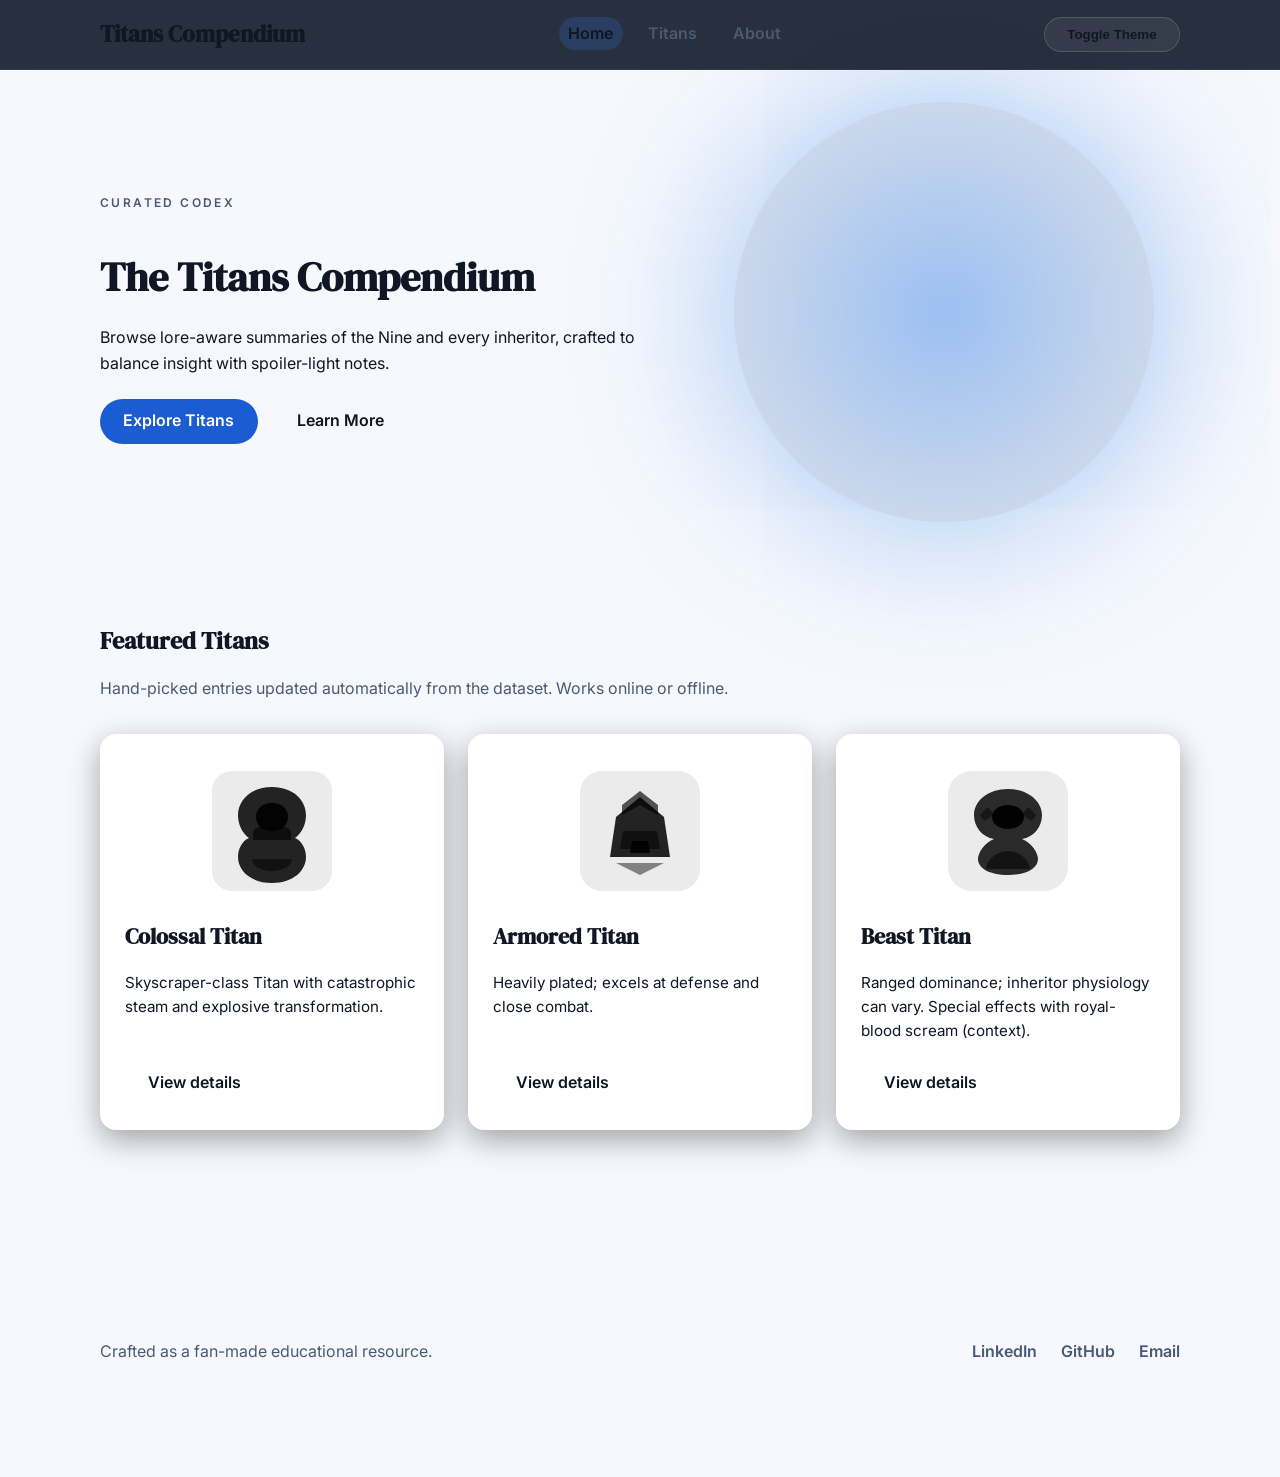
<file: index.html>
<!DOCTYPE html>
<html lang="en" data-theme="dark">
  <head>
    <meta charset="utf-8">
    <meta name="viewport" content="width=device-width, initial-scale=1">
    <title>Titans Compendium</title>
    <meta name="description" content="Explore the Titans Compendium: profiles, lore-friendly summaries, and inheritor lineages with accessible tooling.">
    <link rel="icon" href="assets/favicon.ico" type="image/x-icon">
    <link rel="preconnect" href="https://fonts.googleapis.com">
    <link rel="preconnect" href="https://fonts.gstatic.com" crossorigin>
    <link href="https://fonts.googleapis.com/css2?family=DM+Serif+Display:wght@700&family=Inter:wght@400;600&display=swap" rel="stylesheet">
    <meta property="og:title" content="Titans Compendium">
    <meta property="og:description" content="Dark-mode Titans Compendium with searchable profiles and inheritor history.">
    <meta property="og:type" content="website">
    <meta property="og:image" content="assets/img/titans/colossal.svg">
    <meta property="og:url" content="./index.html">
    <link rel="stylesheet" href="css/main.css">
    <script src="scripts/main.js" defer></script>
  </head>
  <body data-page="home">
    <a class="skip-link" href="#mainContent">Skip to content</a>
    <header class="site-header">
      <div class="container">
        <div class="brand">
          <a href="index.html" class="brand__link">Titans Compendium</a>
        </div>
        <nav aria-label="Main navigation">
          <ul class="nav">
            <li><a href="index.html" aria-current="page">Home</a></li>
            <li><a href="titans.html">Titans</a></li>
            <li><a href="about.html">About</a></li>
          </ul>
        </nav>
        <button id="themeToggle" class="btn btn-ghost" type="button" aria-label="Toggle theme">
          <span class="btn__label">Toggle Theme</span>
        </button>
      </div>
    </header>
    <main id="mainContent">
      <section class="hero container">
        <div class="hero__content">
          <p class="eyebrow muted">Curated Codex</p>
          <h1>The Titans Compendium</h1>
          <p>Browse lore-aware summaries of the Nine and every inheritor, crafted to balance insight with spoiler-light notes.</p>
          <div class="hero__actions">
            <a class="btn btn-primary" href="titans.html">Explore Titans</a>
            <a class="btn" href="about.html">Learn More</a>
          </div>
        </div>
        <div class="hero__visual" aria-hidden="true">
          <div class="hero__orb"></div>
        </div>
      </section>
      <section class="container">
        <header class="section-header">
          <h2>Featured Titans</h2>
          <p class="muted">Hand-picked entries updated automatically from the dataset. Works online or offline.</p>
        </header>
        <div id="featuredTitans" class="grid cards-grid" role="list">
          <div class="card card--placeholder">
            <p class="muted">Loading featured Titans… enable JavaScript for full experience.</p>
          </div>
        </div>
      </section>
    </main>
    <footer class="site-footer">
      <div class="container footer__inner">
        <p class="muted">Crafted as a fan-made educational resource.</p>
        <ul class="social">
          <li><a href="https://www.linkedin.com" target="_blank" rel="noreferrer noopener">LinkedIn</a></li>
          <li><a href="https://github.com" target="_blank" rel="noreferrer noopener">GitHub</a></li>
          <li><a href="mailto:info@example.com">Email</a></li>
        </ul>
      </div>
    </footer>
  </body>
</html>
</file>
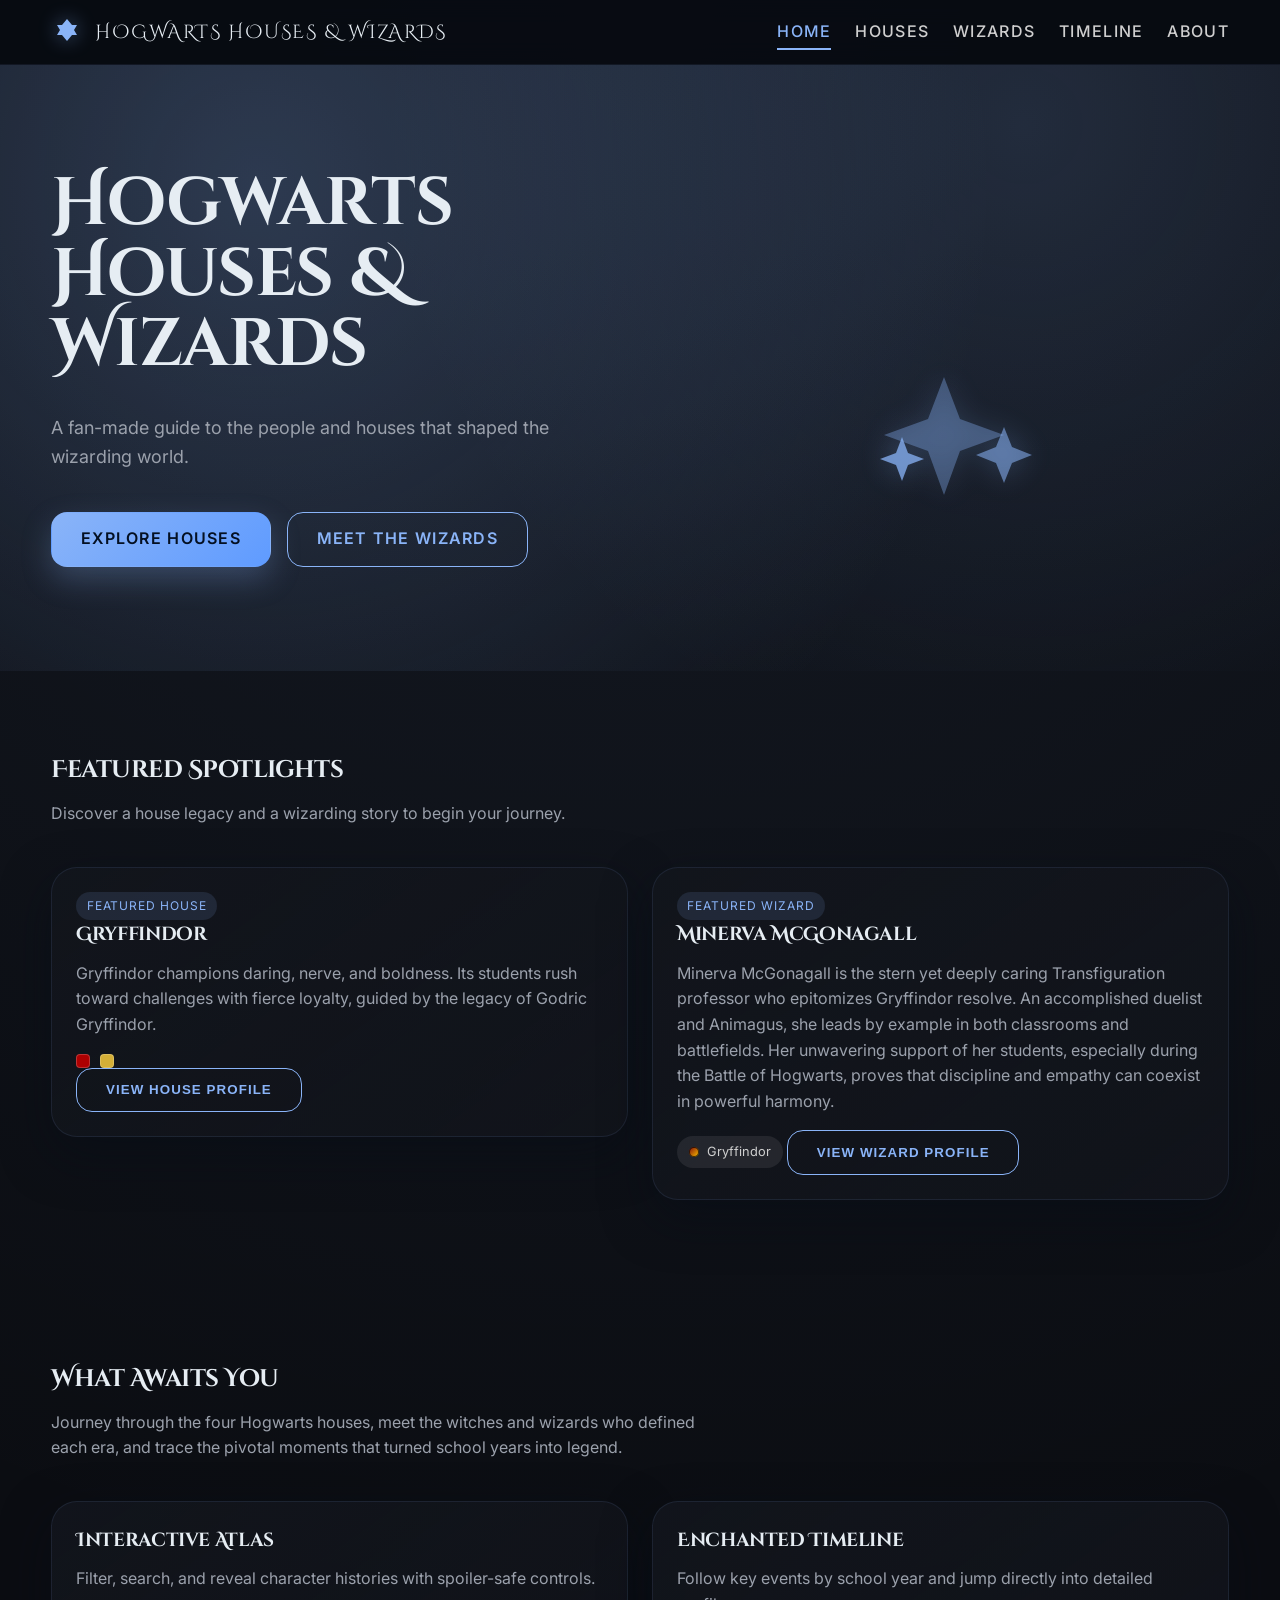
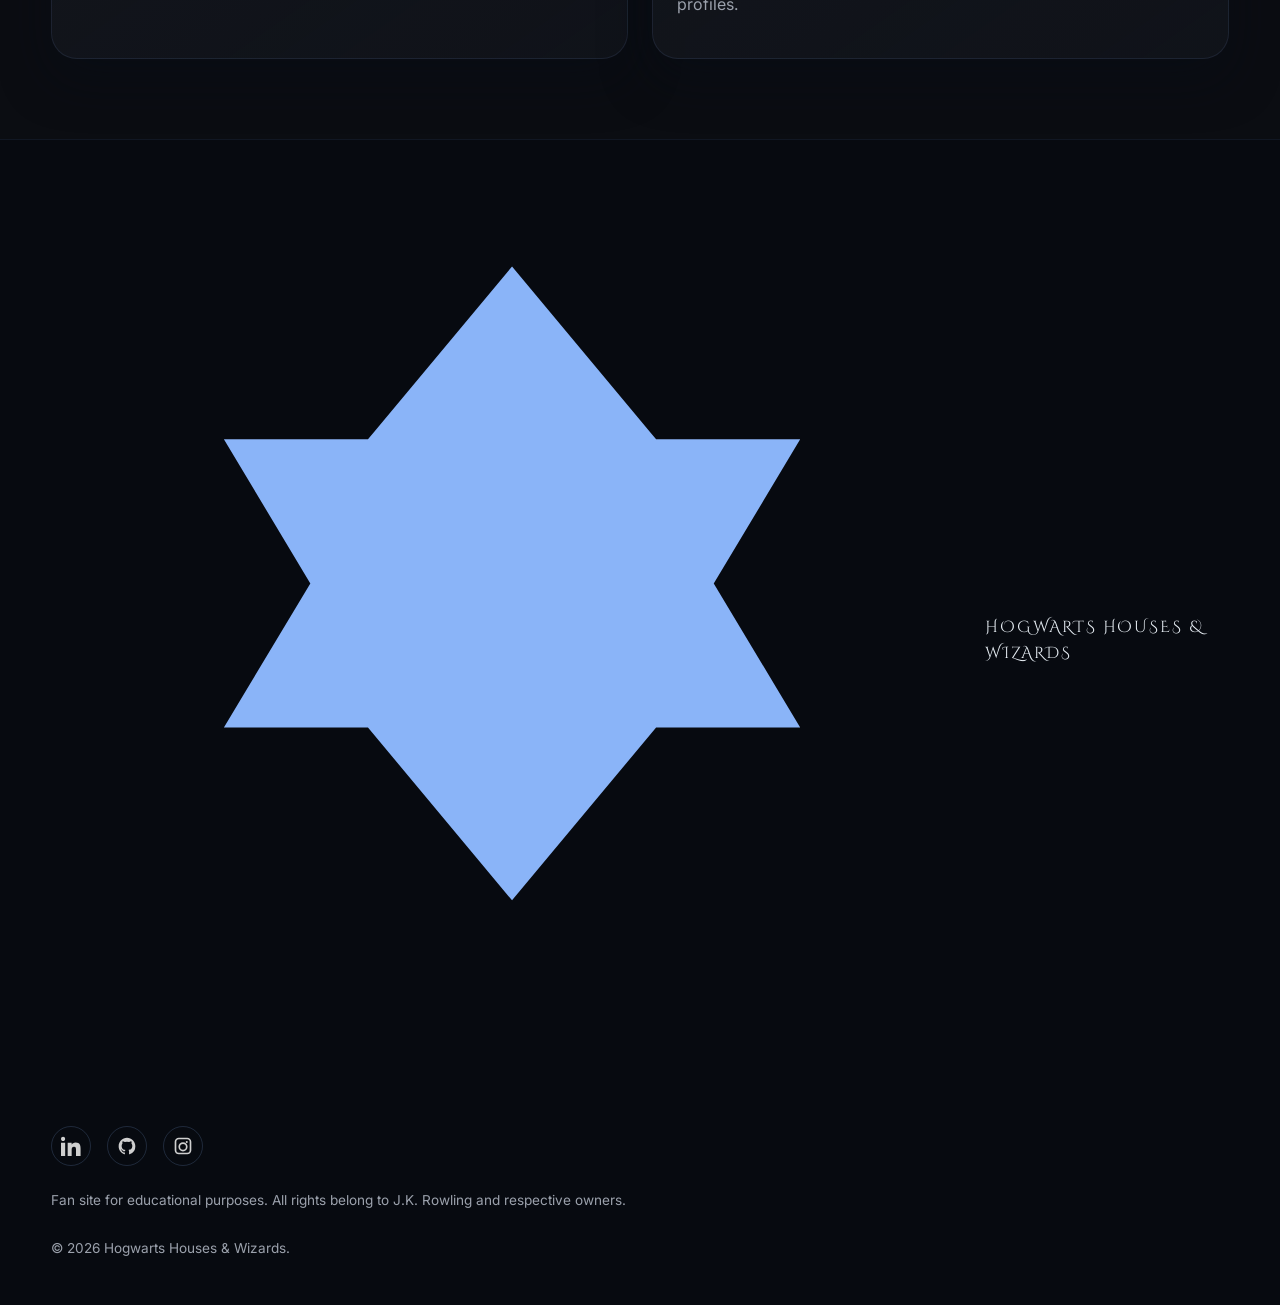
<file: tidy/HTML/public/index.html>
<!DOCTYPE html>
<html lang="en">
  <head>
    <meta charset="utf-8">
    <meta name="viewport" content="width=device-width, initial-scale=1">
    <meta name="description" content="A fan-made guide that celebrates the houses and wizards of Hogwarts.">
    <title>Hogwarts Houses & Wizards</title>
    <link rel="preconnect" href="https://fonts.googleapis.com">
    <link rel="preconnect" href="https://fonts.gstatic.com" crossorigin>
    <link href="https://fonts.googleapis.com/css2?family=Cinzel+Decorative:wght@400;700&family=Inter:wght@400;500;600;700&display=swap" rel="stylesheet">
    <link rel="stylesheet" href="assets/css/styles.min.css">
  </head>
  <body data-page="home">
    <a class="skip-link" href="#main">Skip to main content</a>
    <div class="page-wrapper">
      <header class="site-header" role="banner">
        <div class="container site-header-inner">
          <a class="brand" href="index.html">
            <svg role="img" aria-hidden="true" viewBox="0 0 64 64">
              <path fill="#8ab4f8" d="M32 6l10 12h10l-6 10 6 10h-10l-10 12-10-12H12l6-10-6-10h10z" />
            </svg>
            Hogwarts Houses & Wizards
          </a>
          <button class="nav-toggle" type="button" aria-expanded="false" aria-controls="primary-navigation">
            <span class="sr-only">Toggle navigation</span>
            <svg viewBox="0 0 24 24" aria-hidden="true">
              <path fill="currentColor" d="M3 6h18v2H3zm0 5h18v2H3zm0 5h18v2H3z" />
            </svg>
          </button>
          <nav id="primary-navigation" aria-label="Primary navigation">
            <ul class="nav-list">
              <li><a class="nav-link" href="index.html">Home</a></li>
              <li><a class="nav-link" href="houses.html">Houses</a></li>
              <li><a class="nav-link" href="characters.html">Wizards</a></li>
              <li><a class="nav-link" href="timeline.html">Timeline</a></li>
              <li><a class="nav-link" href="about.html">About</a></li>
            </ul>
          </nav>
        </div>
      </header>

      <main id="main">
        <section class="hero">
          <div class="container hero-inner">
            <div class="hero-copy fade-in-up">
              <h1 class="hero-title">Hogwarts Houses & Wizards</h1>
              <p class="hero-subtitle">
                A fan-made guide to the people and houses that shaped the wizarding world.
              </p>
              <div class="cta-group">
                <a class="button button-primary" href="houses.html">Explore Houses</a>
                <a class="button button-outline" href="characters.html">Meet the Wizards</a>
              </div>
            </div>
            <svg class="sparkle sparkle-accent" viewBox="0 0 200 200" role="img" aria-label="Magical sparkle accent">
              <path fill="rgba(138,180,248,0.35)" d="M100 10l16 42 44 16-44 16-16 44-16-44-44-16 44-16z" />
              <path fill="rgba(138,180,248,0.55)" d="M160 60l8 20 20 8-20 8-8 20-8-20-20-8 20-8z" />
              <path fill="rgba(138,180,248,0.75)" d="M58 70l6 16 16 6-16 6-6 16-6-16-16-6 16-6z" />
            </svg>
          </div>
        </section>

        <section class="section">
          <div class="container">
            <div class="section-heading fade-in-up">
              <h2>Featured Spotlights</h2>
              <p>Discover a house legacy and a wizarding story to begin your journey.</p>
            </div>
            <div class="featured">
              <div id="featured-house"></div>
              <div id="featured-wizard"></div>
            </div>
          </div>
        </section>

        <section class="section">
          <div class="container">
            <div class="section-heading fade-in-up">
              <h2>What Awaits You</h2>
              <p>
                Journey through the four Hogwarts houses, meet the witches and wizards who defined each era,
                and trace the pivotal moments that turned school years into legend.
              </p>
            </div>
            <div class="grid-2">
              <article class="surface surface-glow featured-item fade-in-up">
                <h3>Interactive Atlas</h3>
                <p>Filter, search, and reveal character histories with spoiler-safe controls.</p>
              </article>
              <article class="surface surface-glow featured-item fade-in-up">
                <h3>Enchanted Timeline</h3>
                <p>Follow key events by school year and jump directly into detailed profiles.</p>
              </article>
            </div>
          </div>
        </section>
      </main>

      <footer class="footer">
        <div class="container">
          <div class="footer-top">
            <a class="footer-brand" href="index.html">
              <svg role="img" aria-hidden="true" viewBox="0 0 64 64">
                <path fill="#8ab4f8" d="M32 6l10 12h10l-6 10 6 10h-10l-10 12-10-12H12l6-10-6-10h10z" />
              </svg>
              Hogwarts Houses & Wizards
            </a>
            <div class="footer-social" role="list">
              <a href="https://www.linkedin.com/in/your-username/" target="_blank" rel="noopener" aria-label="LinkedIn">
                <svg viewBox="0 0 24 24" width="20" height="20" aria-hidden="true">
                  <path fill="currentColor" d="M4.98 3.5C4.98 4.88 3.87 6 2.5 6S0 4.88 0 3.5 1.12 1 2.5 1s2.48 1.12 2.48 2.5zM0 8h5v16H0zM8 8h4.8v2.2h.1c.67-1.2 2.3-2.5 4.7-2.5 5 0 5.9 3.3 5.9 7.6V24H18v-7.2c0-1.7 0-3.9-2.4-3.9-2.4 0-2.8 1.8-2.8 3.8V24H8z" />
                </svg>
              </a>
              <a href="https://github.com/your-username" target="_blank" rel="noopener" aria-label="GitHub">
                <svg viewBox="0 0 24 24" width="20" height="20" aria-hidden="true">
                  <path fill="currentColor" d="M12 2C6.48 2 2 6.58 2 12.26c0 4.51 2.87 8.33 6.84 9.68.5.1.68-.22.68-.48 0-.24-.01-.87-.01-1.71-2.78.62-3.37-1.37-3.37-1.37-.45-1.18-1.11-1.49-1.11-1.49-.91-.64.07-.63.07-.63 1 .07 1.52 1.05 1.52 1.05.89 1.55 2.34 1.1 2.91.84.09-.66.35-1.1.63-1.35-2.22-.26-4.56-1.14-4.56-5.07 0-1.12.39-2.03 1.03-2.74-.1-.26-.45-1.3.1-2.71 0 0 .84-.27 2.75 1.04a9.28 9.28 0 0 1 5 0c1.91-1.31 2.75-1.04 2.75-1.04.55 1.41.2 2.45.1 2.71.64.71 1.03 1.62 1.03 2.74 0 3.94-2.34 4.8-4.57 5.06.36.32.68.94.68 1.89 0 1.37-.01 2.48-.01 2.81 0 .26.18.58.69.48A10.04 10.04 0 0 0 22 12.26C22 6.58 17.52 2 12 2z" />
                </svg>
              </a>
              <a href="https://www.instagram.com/your-username/" target="_blank" rel="noopener" aria-label="Instagram">
                <svg viewBox="0 0 24 24" width="20" height="20" aria-hidden="true">
                  <path fill="currentColor" d="M7 2C4.24 2 2 4.24 2 7v10c0 2.76 2.24 5 5 5h10c2.76 0 5-2.24 5-5V7c0-2.76-2.24-5-5-5H7zm10 2a3 3 0 0 1 3 3v10a3 3 0 0 1-3 3H7a3 3 0 0 1-3-3V7a3 3 0 0 1 3-3h10zm-5 3.5A5.5 5.5 0 1 0 17.5 13 5.51 5.51 0 0 0 12 7.5zm0 2A3.5 3.5 0 1 1 8.5 13 3.5 3.5 0 0 1 12 9.5zm5.75-2.25a1.25 1.25 0 1 1-1.25-1.25 1.25 1.25 0 0 1 1.25 1.25z" />
                </svg>
              </a>
            </div>
          </div>
          <div class="footer-bottom">
            <p>Fan site for educational purposes. All rights belong to J.K. Rowling and respective owners.</p>
            <p>&copy; <span id="current-year">2025</span> Hogwarts Houses & Wizards.</p>
          </div>
        </div>
      </footer>
    </div>
    <script type="module" src="assets/js/main.min.js"></script>
  </body>
</html>
</file>
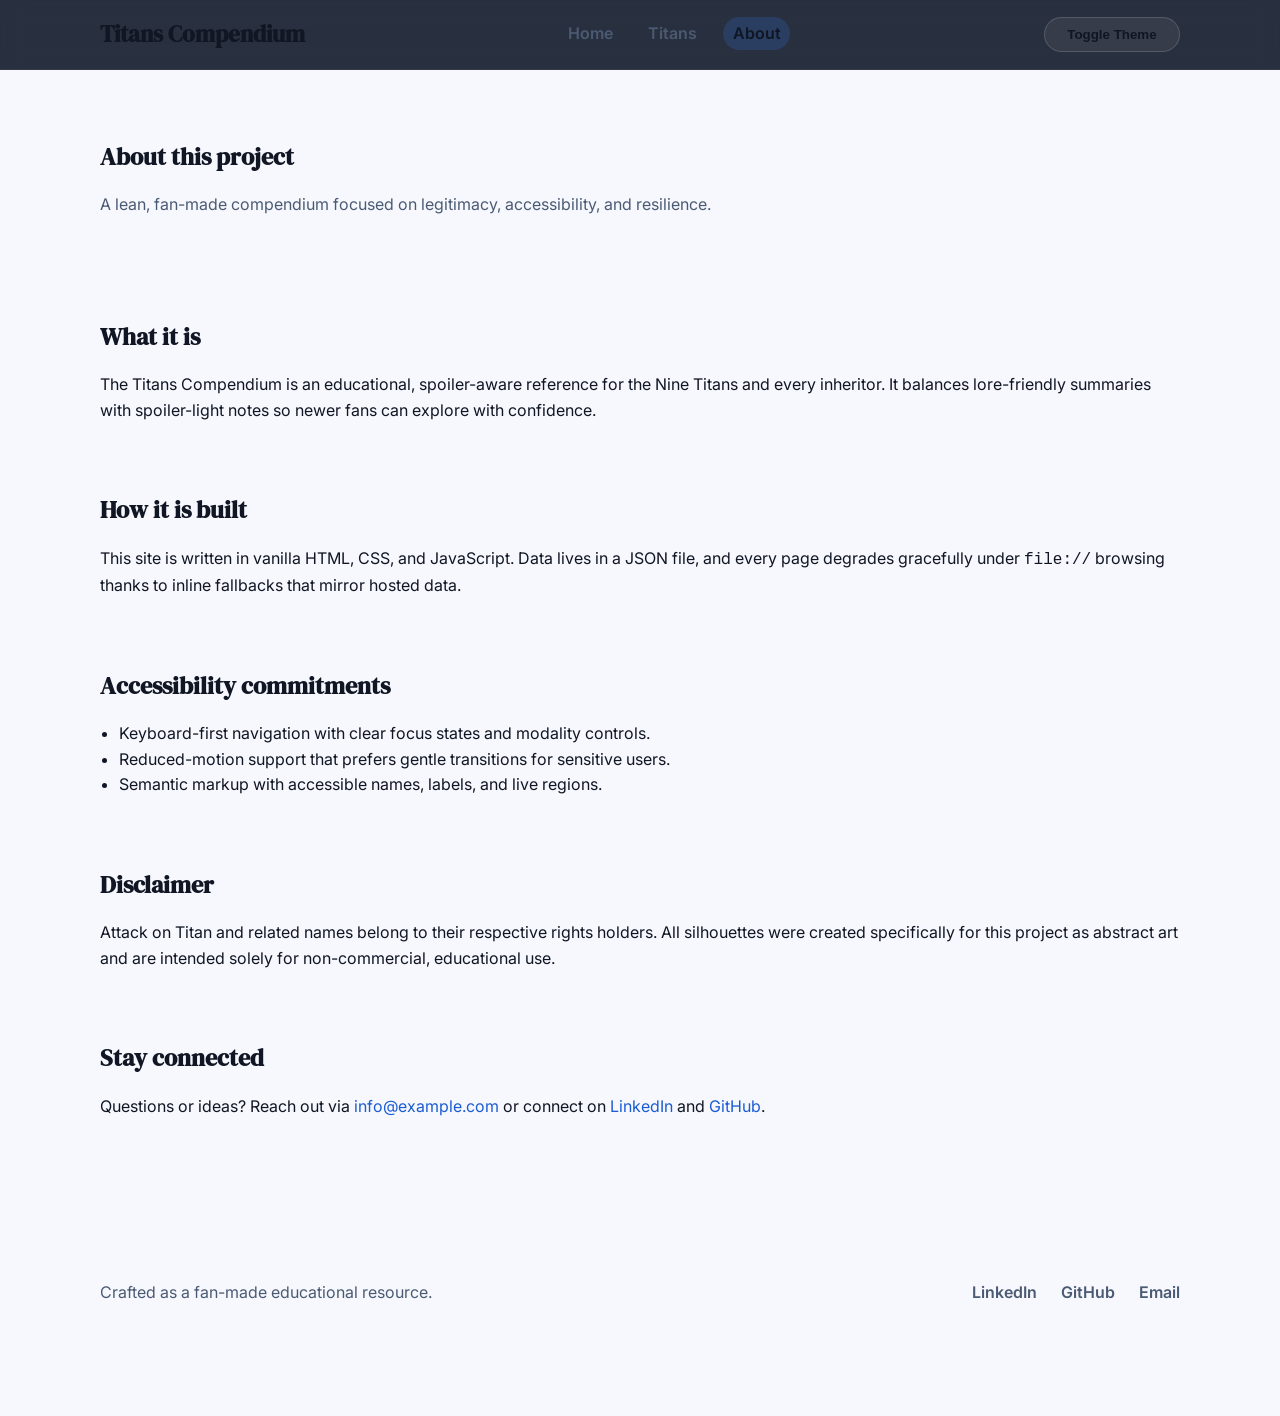
<file: about.html>
<!DOCTYPE html>
<html lang="en" data-theme="dark">
  <head>
    <meta charset="utf-8">
    <meta name="viewport" content="width=device-width, initial-scale=1">
    <title>Titans Compendium · About</title>
    <meta name="description" content="Background on the Titans Compendium project, accessibility approach, and fan-made disclaimer.">
    <link rel="icon" href="assets/favicon.ico" type="image/x-icon">
    <link rel="preconnect" href="https://fonts.googleapis.com">
    <link rel="preconnect" href="https://fonts.gstatic.com" crossorigin>
    <link href="https://fonts.googleapis.com/css2?family=DM+Serif+Display:wght@700&family=Inter:wght@400;600&display=swap" rel="stylesheet">
    <meta property="og:title" content="Titans Compendium · About">
    <meta property="og:description" content="Learn how the Titans Compendium was crafted, its technology stack, and accessibility promises.">
    <meta property="og:type" content="website">
    <meta property="og:image" content="assets/img/titans/founding.svg">
    <meta property="og:url" content="./about.html">
    <link rel="stylesheet" href="css/main.css">
    <script src="scripts/main.js" defer></script>
  </head>
  <body data-page="about">
    <a class="skip-link" href="#mainContent">Skip to content</a>
    <header class="site-header">
      <div class="container">
        <div class="brand">
          <a href="index.html" class="brand__link">Titans Compendium</a>
        </div>
        <nav aria-label="Main navigation">
          <ul class="nav">
            <li><a href="index.html">Home</a></li>
            <li><a href="titans.html">Titans</a></li>
            <li><a href="about.html" aria-current="page">About</a></li>
          </ul>
        </nav>
        <button id="themeToggle" class="btn btn-ghost" type="button" aria-label="Toggle theme">
          <span class="btn__label">Toggle Theme</span>
        </button>
      </div>
    </header>
    <main id="mainContent">
      <section class="container prose">
        <header class="section-header">
          <h1>About this project</h1>
          <p class="muted">A lean, fan-made compendium focused on legitimacy, accessibility, and resilience.</p>
        </header>
        <article>
          <h2>What it is</h2>
          <p>The Titans Compendium is an educational, spoiler-aware reference for the Nine Titans and every inheritor. It balances lore-friendly summaries with spoiler-light notes so newer fans can explore with confidence.</p>
        </article>
        <article>
          <h2>How it is built</h2>
          <p>This site is written in vanilla HTML, CSS, and JavaScript. Data lives in a JSON file, and every page degrades gracefully under <code>file://</code> browsing thanks to inline fallbacks that mirror hosted data.</p>
        </article>
        <article>
          <h2>Accessibility commitments</h2>
          <ul>
            <li>Keyboard-first navigation with clear focus states and modality controls.</li>
            <li>Reduced-motion support that prefers gentle transitions for sensitive users.</li>
            <li>Semantic markup with accessible names, labels, and live regions.</li>
          </ul>
        </article>
        <article>
          <h2>Disclaimer</h2>
          <p>Attack on Titan and related names belong to their respective rights holders. All silhouettes were created specifically for this project as abstract art and are intended solely for non-commercial, educational use.</p>
        </article>
        <article>
          <h2>Stay connected</h2>
          <p>Questions or ideas? Reach out via <a href="mailto:info@example.com">info@example.com</a> or connect on <a href="https://www.linkedin.com" target="_blank" rel="noreferrer noopener">LinkedIn</a> and <a href="https://github.com" target="_blank" rel="noreferrer noopener">GitHub</a>.</p>
        </article>
      </section>
    </main>
    <footer class="site-footer">
      <div class="container footer__inner">
        <p class="muted">Crafted as a fan-made educational resource.</p>
        <ul class="social">
          <li><a href="https://www.linkedin.com" target="_blank" rel="noreferrer noopener">LinkedIn</a></li>
          <li><a href="https://github.com" target="_blank" rel="noreferrer noopener">GitHub</a></li>
          <li><a href="mailto:info@example.com">Email</a></li>
        </ul>
      </div>
    </footer>
  </body>
</html>
</file>
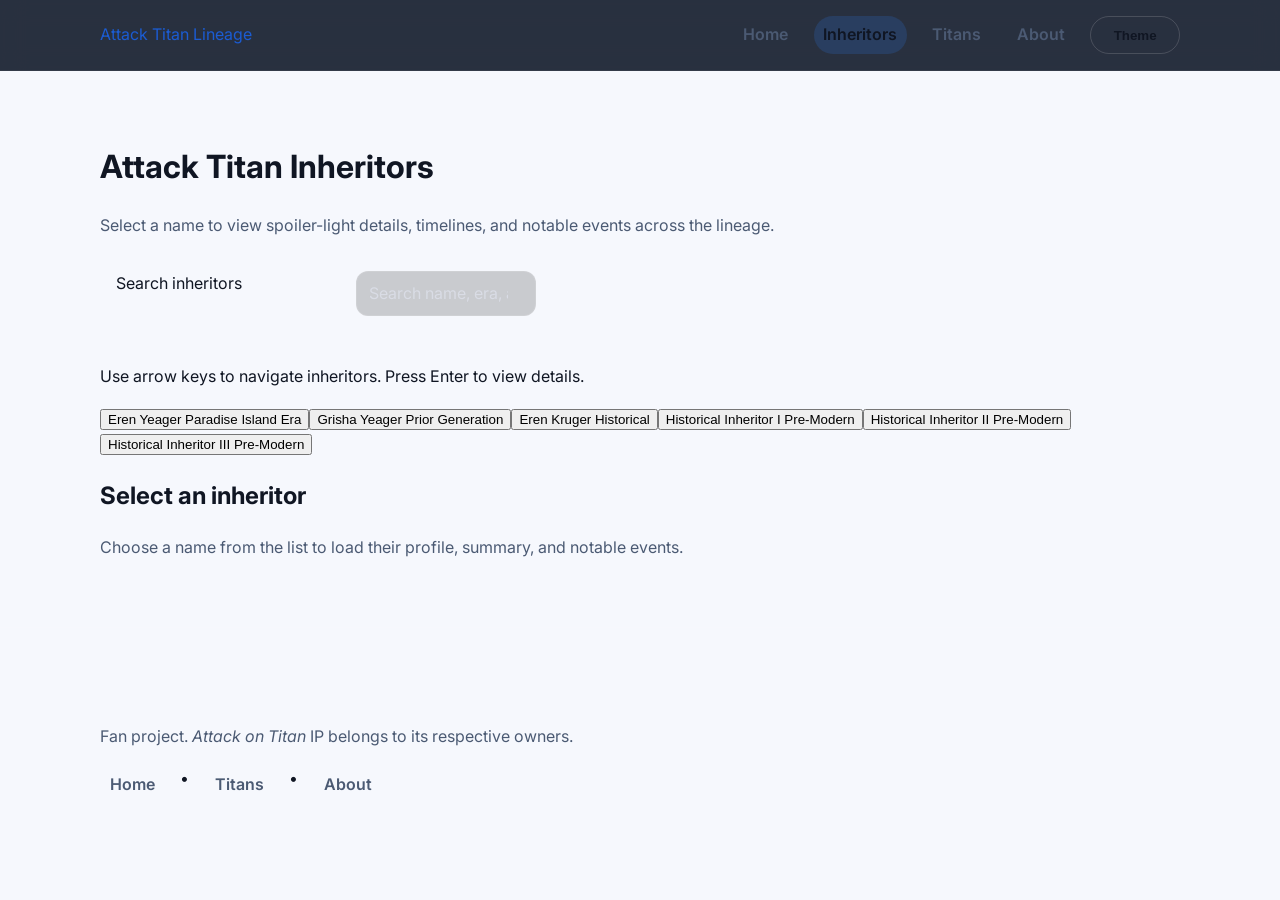
<file: inheritors.html>
<!doctype html>
<html lang="en" data-theme="dark">
<head>
  <meta charset="utf-8"/>
  <meta name="viewport" content="width=device-width,initial-scale=1"/>
  <title>Attack Titan Lineage — Inheritors</title>
  <meta name="description" content="Interactively browse inheritors of the Attack Titan with spoiler-light profiles, summaries, and notable events." />
  <meta property="og:title" content="Attack Titan Inheritors" />
  <meta property="og:description" content="Browse spoiler-light profiles for every known inheritor of the Attack Titan lineage." />
  <meta property="og:type" content="website" />
  <link rel="icon" href="assets/favicon.ico">
  <link href="https://fonts.googleapis.com/css2?family=Inter:wght@400;600&family=DM+Serif+Display:wght@700&display=swap" rel="stylesheet">
  <link rel="stylesheet" href="css/main.css">
</head>
<body>
  <header class="site-header">
    <div class="container site-header__inner">
      <a class="brand" href="index.html">Attack Titan Lineage</a>
      <nav class="nav" aria-label="Primary">
        <a href="index.html">Home</a>
        <a href="inheritors.html" aria-current="page">Inheritors</a>
        <a href="titans.html">Titans</a>
        <a href="about.html">About</a>
        <button id="themeToggle" class="btn" type="button">Theme</button>
      </nav>
    </div>
  </header>

  <main class="container">
    <header class="section-heading">
      <h1>Attack Titan Inheritors</h1>
      <p class="muted">Select a name to view spoiler-light details, timelines, and notable events across the lineage.</p>
    </header>

    <section class="controls" aria-label="Filters">
      <label class="sr-only" for="q">Search inheritors</label>
      <input id="q" class="input" type="search" placeholder="Search name, era, ability…" autocomplete="off">
    </section>

    <div class="inheritors-layout">
      <aside class="inheritors-list" aria-label="Inheritor list">
        <p class="sr-only" id="list-help">Use arrow keys to navigate inheritors. Press Enter to view details.</p>
        <div id="inheritorList" class="list" role="listbox" aria-describedby="list-help"></div>
      </aside>

      <article id="detail" class="detail" aria-live="polite">
        <div class="detail__placeholder">
          <h2>Select an inheritor</h2>
          <p class="muted">Choose a name from the list to load their profile, summary, and notable events.</p>
        </div>
      </article>
    </div>
  </main>

  <footer class="site-footer">
    <div class="container site-footer__inner">
      <p class="muted">Fan project. <em>Attack on Titan</em> IP belongs to its respective owners.</p>
      <div class="nav nav--inline">
        <a href="index.html">Home</a>
        <span aria-hidden="true">•</span>
        <a href="titans.html">Titans</a>
        <span aria-hidden="true">•</span>
        <a href="about.html">About</a>
      </div>
    </div>
  </footer>

  <div id="modal" class="modal" role="dialog" aria-modal="true" aria-labelledby="modalTitle" hidden>
    <div class="modal__panel">
      <button class="modal__close" type="button" aria-label="Close">&times;</button>
      <div id="modalContent"></div>
    </div>
  </div>

  <script src="scripts/main.js" defer></script>
  <script src="scripts/inheritors.js" defer></script>
</body>
</html>
</file>
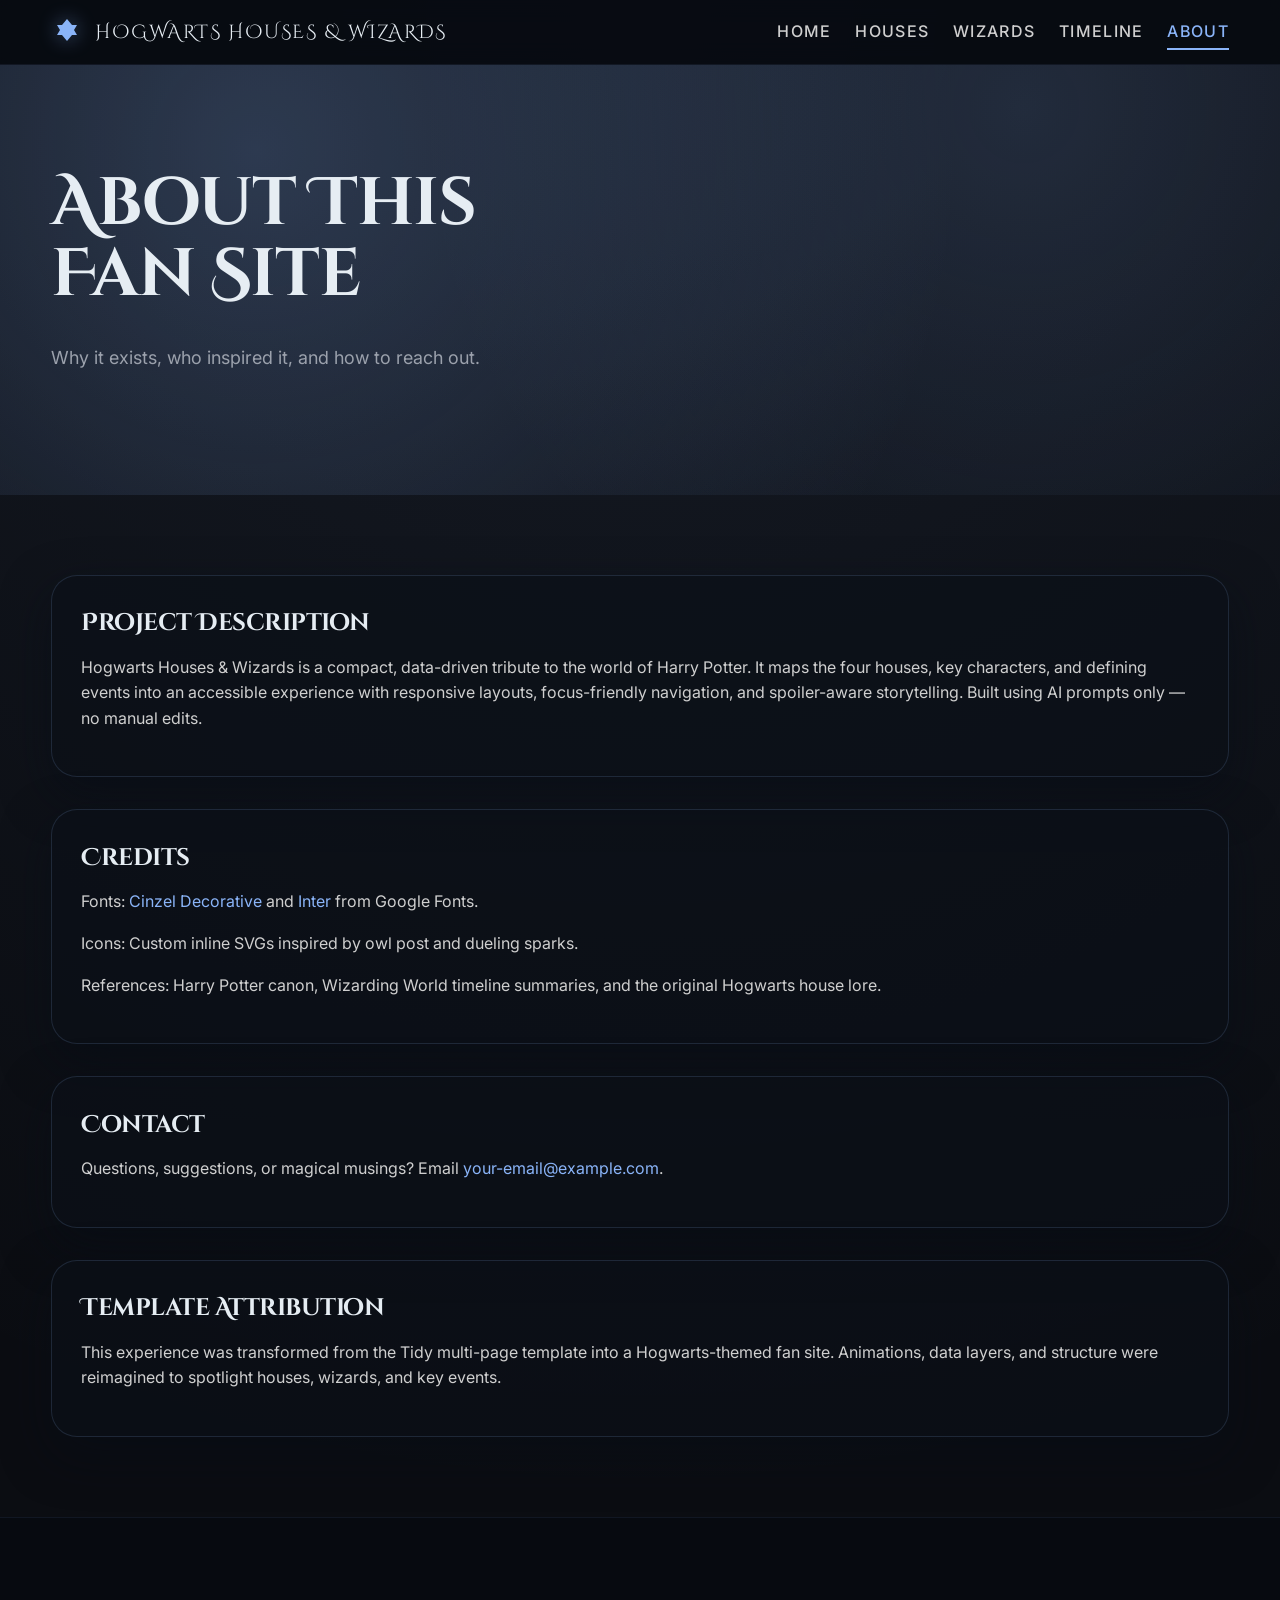
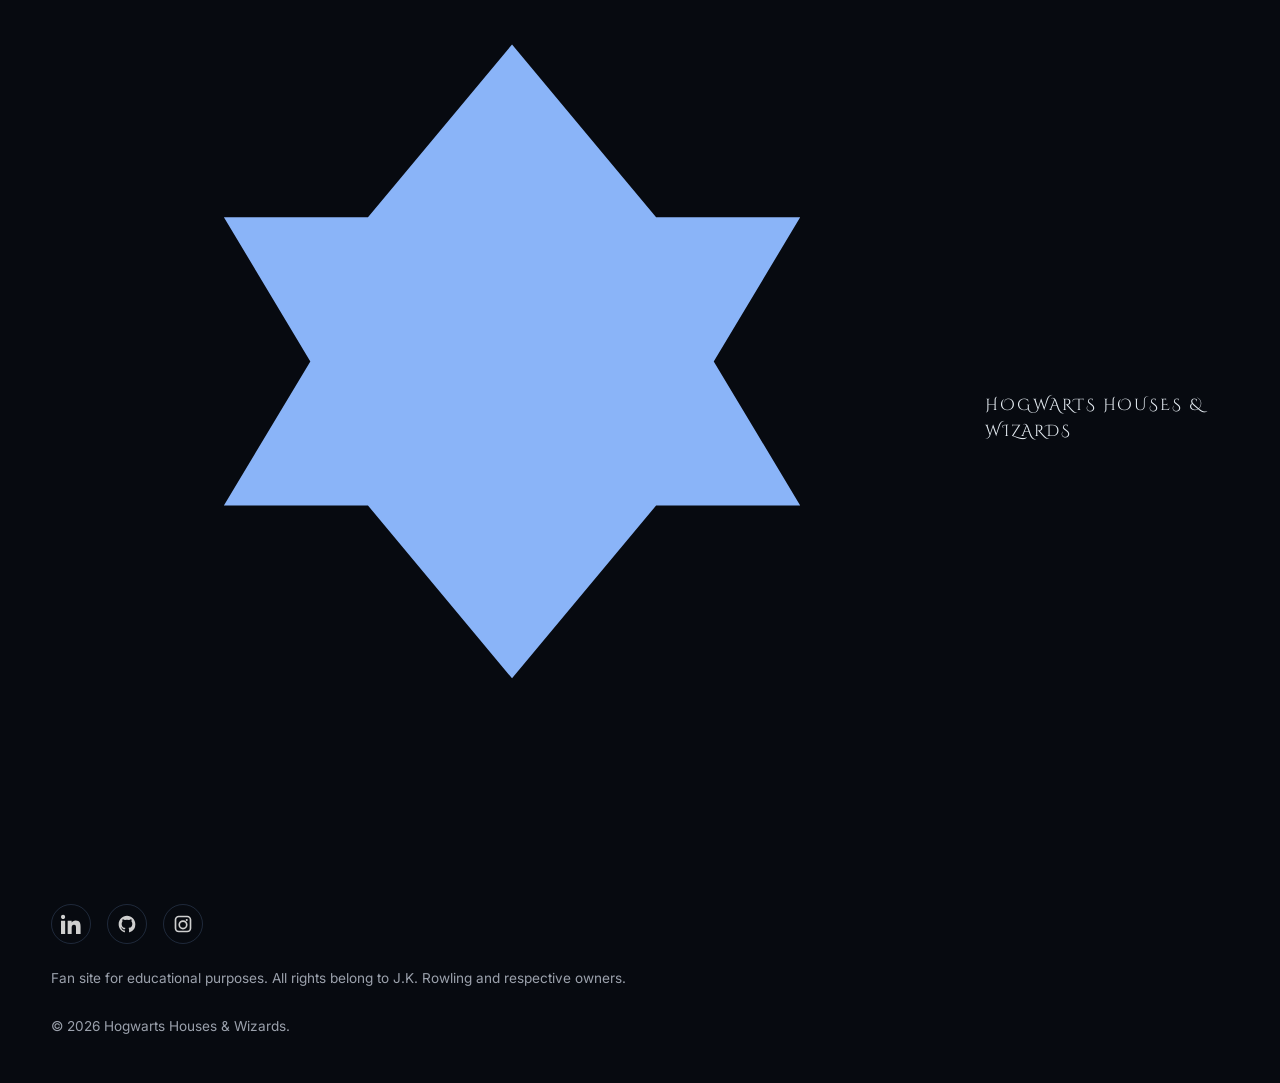
<file: tidy/HTML/public/about.html>
<!DOCTYPE html>
<html lang="en">
  <head>
    <meta charset="utf-8">
    <meta name="viewport" content="width=device-width, initial-scale=1">
    <meta name="description" content="Learn about the Hogwarts Houses & Wizards fan project, references, and contact details.">
    <title>About | Hogwarts Houses & Wizards</title>
    <link rel="preconnect" href="https://fonts.googleapis.com">
    <link rel="preconnect" href="https://fonts.gstatic.com" crossorigin>
    <link href="https://fonts.googleapis.com/css2?family=Cinzel+Decorative:wght@400;700&family=Inter:wght@400;500;600;700&display=swap" rel="stylesheet">
    <link rel="stylesheet" href="assets/css/styles.min.css">
  </head>
  <body data-page="about">
    <a class="skip-link" href="#main">Skip to main content</a>
    <div class="page-wrapper">
      <header class="site-header" role="banner">
        <div class="container site-header-inner">
          <a class="brand" href="index.html">
            <svg role="img" aria-hidden="true" viewBox="0 0 64 64">
              <path fill="#8ab4f8" d="M32 6l10 12h10l-6 10 6 10h-10l-10 12-10-12H12l6-10-6-10h10z" />
            </svg>
            Hogwarts Houses & Wizards
          </a>
          <button class="nav-toggle" type="button" aria-expanded="false" aria-controls="primary-navigation">
            <span class="sr-only">Toggle navigation</span>
            <svg viewBox="0 0 24 24" aria-hidden="true">
              <path fill="currentColor" d="M3 6h18v2H3zm0 5h18v2H3zm0 5h18v2H3z" />
            </svg>
          </button>
          <nav id="primary-navigation" aria-label="Primary navigation">
            <ul class="nav-list">
              <li><a class="nav-link" href="index.html">Home</a></li>
              <li><a class="nav-link" href="houses.html">Houses</a></li>
              <li><a class="nav-link" href="characters.html">Wizards</a></li>
              <li><a class="nav-link" href="timeline.html">Timeline</a></li>
              <li><a class="nav-link" href="about.html">About</a></li>
            </ul>
          </nav>
        </div>
      </header>

      <main id="main">
        <section class="hero">
          <div class="container hero-inner">
            <div class="hero-copy fade-in-up">
              <h1 class="hero-title">About This Fan Site</h1>
              <p class="hero-subtitle">Why it exists, who inspired it, and how to reach out.</p>
            </div>
          </div>
        </section>

        <section class="section">
          <div class="container">
            <div class="about-grid">
              <section>
                <h2>Project Description</h2>
                <p>
                  Hogwarts Houses & Wizards is a compact, data-driven tribute to the world of Harry Potter.
                  It maps the four houses, key characters, and defining events into an accessible experience with
                  responsive layouts, focus-friendly navigation, and spoiler-aware storytelling. Built using AI prompts only — no manual edits.
                </p>
              </section>
              <section>
                <h2>Credits</h2>
                <p>
                  Fonts: <a href="https://fonts.google.com/specimen/Cinzel+Decorative" target="_blank" rel="noopener">Cinzel Decorative</a>
                  and <a href="https://fonts.google.com/specimen/Inter" target="_blank" rel="noopener">Inter</a> from Google Fonts.
                </p>
                <p>Icons: Custom inline SVGs inspired by owl post and dueling sparks.</p>
                <p>References: Harry Potter canon, Wizarding World timeline summaries, and the original Hogwarts house lore.</p>
              </section>
              <section>
                <h2>Contact</h2>
                <p>
                  Questions, suggestions, or magical musings? Email
                  <a href="mailto:your-email@example.com">your-email@example.com</a>.
                </p>
              </section>
              <section>
                <h2>Template Attribution</h2>
                <p>
                  This experience was transformed from the Tidy multi-page template into a Hogwarts-themed fan site.
                  Animations, data layers, and structure were reimagined to spotlight houses, wizards, and key events.
                </p>
              </section>
            </div>
          </div>
        </section>
      </main>

      <footer class="footer">
        <div class="container">
          <div class="footer-top">
            <a class="footer-brand" href="index.html">
              <svg role="img" aria-hidden="true" viewBox="0 0 64 64">
                <path fill="#8ab4f8" d="M32 6l10 12h10l-6 10 6 10h-10l-10 12-10-12H12l6-10-6-10h10z" />
              </svg>
              Hogwarts Houses & Wizards
            </a>
            <div class="footer-social" role="list">
              <a href="https://www.linkedin.com/in/your-username/" target="_blank" rel="noopener" aria-label="LinkedIn">
                <svg viewBox="0 0 24 24" width="20" height="20" aria-hidden="true">
                  <path fill="currentColor" d="M4.98 3.5C4.98 4.88 3.87 6 2.5 6S0 4.88 0 3.5 1.12 1 2.5 1s2.48 1.12 2.48 2.5zM0 8h5v16H0zM8 8h4.8v2.2h.1c.67-1.2 2.3-2.5 4.7-2.5 5 0 5.9 3.3 5.9 7.6V24H18v-7.2c0-1.7 0-3.9-2.4-3.9-2.4 0-2.8 1.8-2.8 3.8V24H8z" />
                </svg>
              </a>
              <a href="https://github.com/your-username" target="_blank" rel="noopener" aria-label="GitHub">
                <svg viewBox="0 0 24 24" width="20" height="20" aria-hidden="true">
                  <path fill="currentColor" d="M12 2C6.48 2 2 6.58 2 12.26c0 4.51 2.87 8.33 6.84 9.68.5.1.68-.22.68-.48 0-.24-.01-.87-.01-1.71-2.78.62-3.37-1.37-3.37-1.37-.45-1.18-1.11-1.49-1.11-1.49-.91-.64.07-.63.07-.63 1 .07 1.52 1.05 1.52 1.05.89 1.55 2.34 1.1 2.91.84.09-.66.35-1.1.63-1.35-2.22-.26-4.56-1.14-4.56-5.07 0-1.12.39-2.03 1.03-2.74-.1-.26-.45-1.3.1-2.71 0 0 .84-.27 2.75 1.04a9.28 9.28 0 0 1 5 0c1.91-1.31 2.75-1.04 2.75-1.04.55 1.41.2 2.45.1 2.71.64.71 1.03 1.62 1.03 2.74 0 3.94-2.34 4.8-4.57 5.06.36.32.68.94.68 1.89 0 1.37-.01 2.48-.01 2.81 0 .26.18.58.69.48A10.04 10.04 0 0 0 22 12.26C22 6.58 17.52 2 12 2z" />
                </svg>
              </a>
              <a href="https://www.instagram.com/your-username/" target="_blank" rel="noopener" aria-label="Instagram">
                <svg viewBox="0 0 24 24" width="20" height="20" aria-hidden="true">
                  <path fill="currentColor" d="M7 2C4.24 2 2 4.24 2 7v10c0 2.76 2.24 5 5 5h10c2.76 0 5-2.24 5-5V7c0-2.76-2.24-5-5-5H7zm10 2a3 3 0 0 1 3 3v10a3 3 0 0 1-3 3H7a3 3 0 0 1-3-3V7a3 3 0 0 1 3-3h10zm-5 3.5A5.5 5.5 0 1 0 17.5 13 5.51 5.51 0 0 0 12 7.5zm0 2A3.5 3.5 0 1 1 8.5 13 3.5 3.5 0 0 1 12 9.5zm5.75-2.25a1.25 1.25 0 1 1-1.25-1.25 1.25 1.25 0 0 1 1.25 1.25z" />
                </svg>
              </a>
            </div>
          </div>
          <div class="footer-bottom">
            <p>Fan site for educational purposes. All rights belong to J.K. Rowling and respective owners.</p>
            <p>&copy; <span id="current-year">2025</span> Hogwarts Houses & Wizards.</p>
          </div>
        </div>
      </footer>
    </div>
    <script type="module" src="assets/js/main.min.js"></script>
  </body>
</html>
</file>
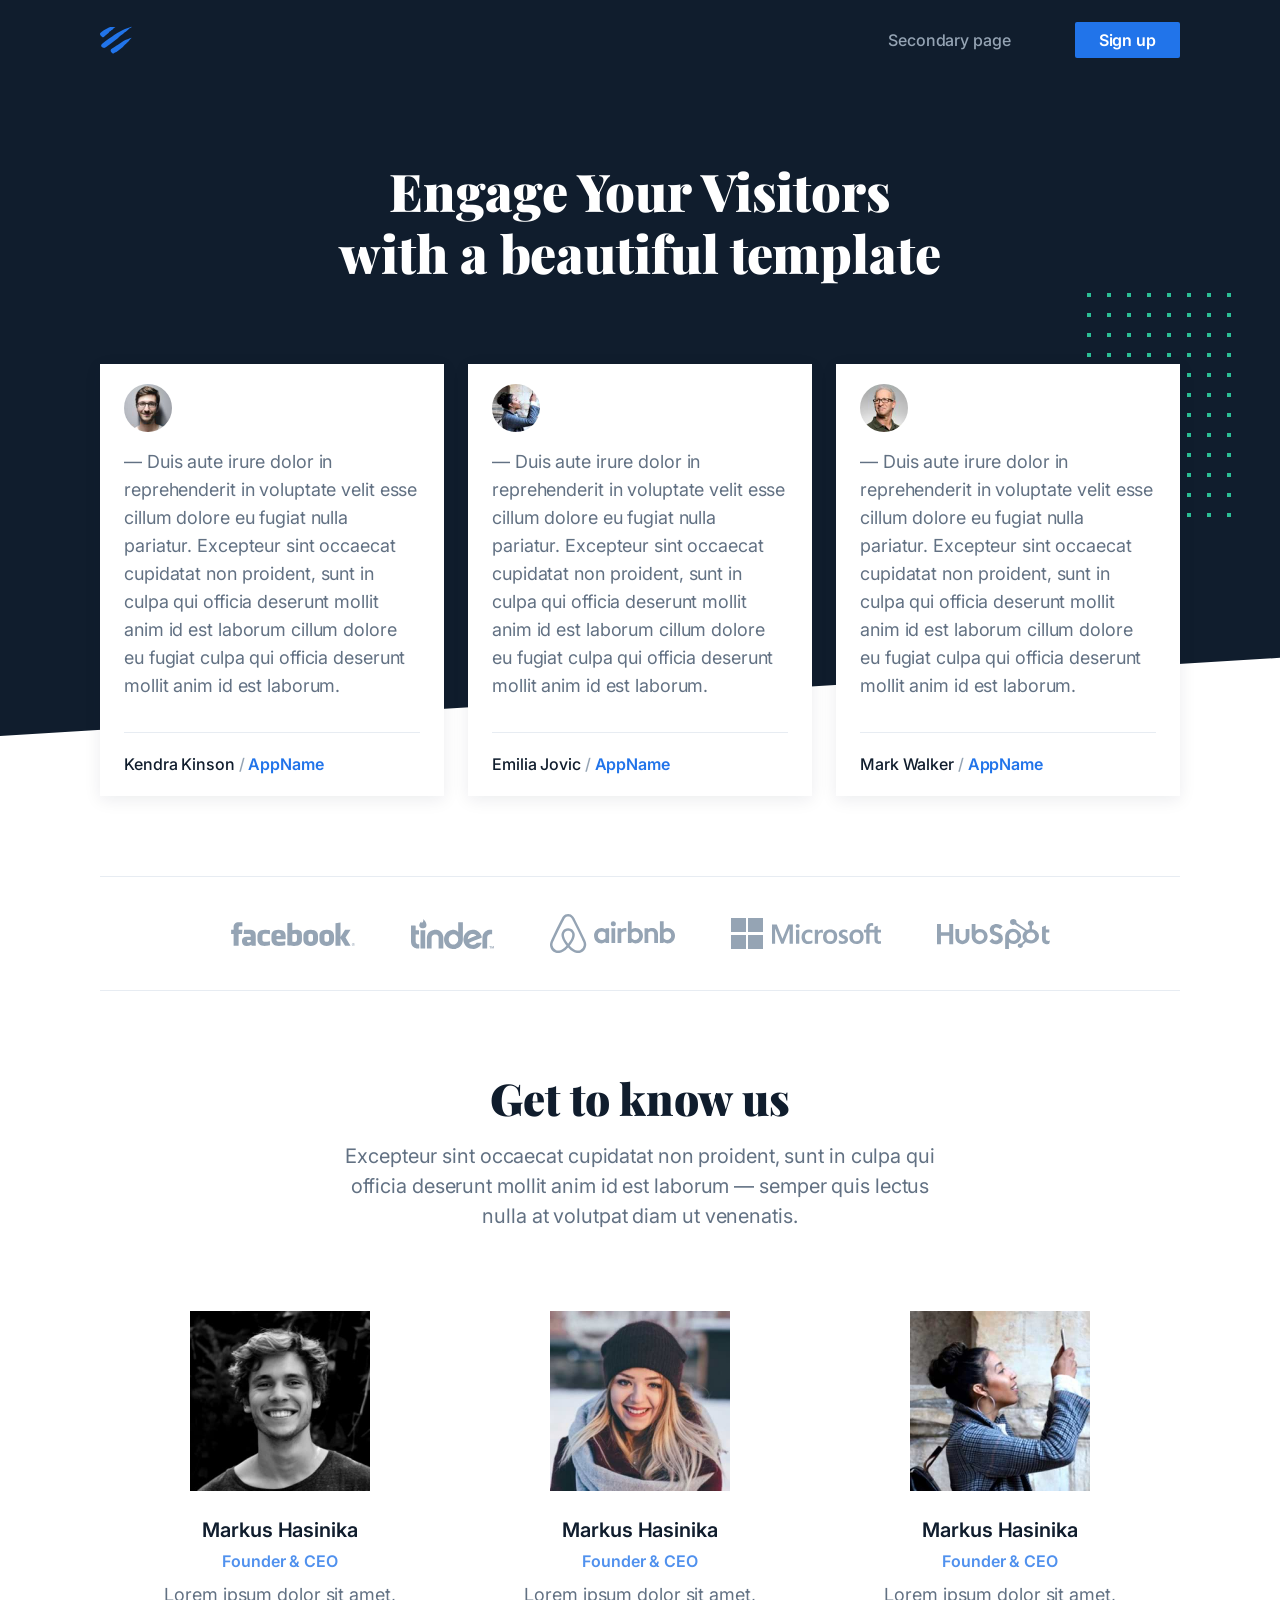
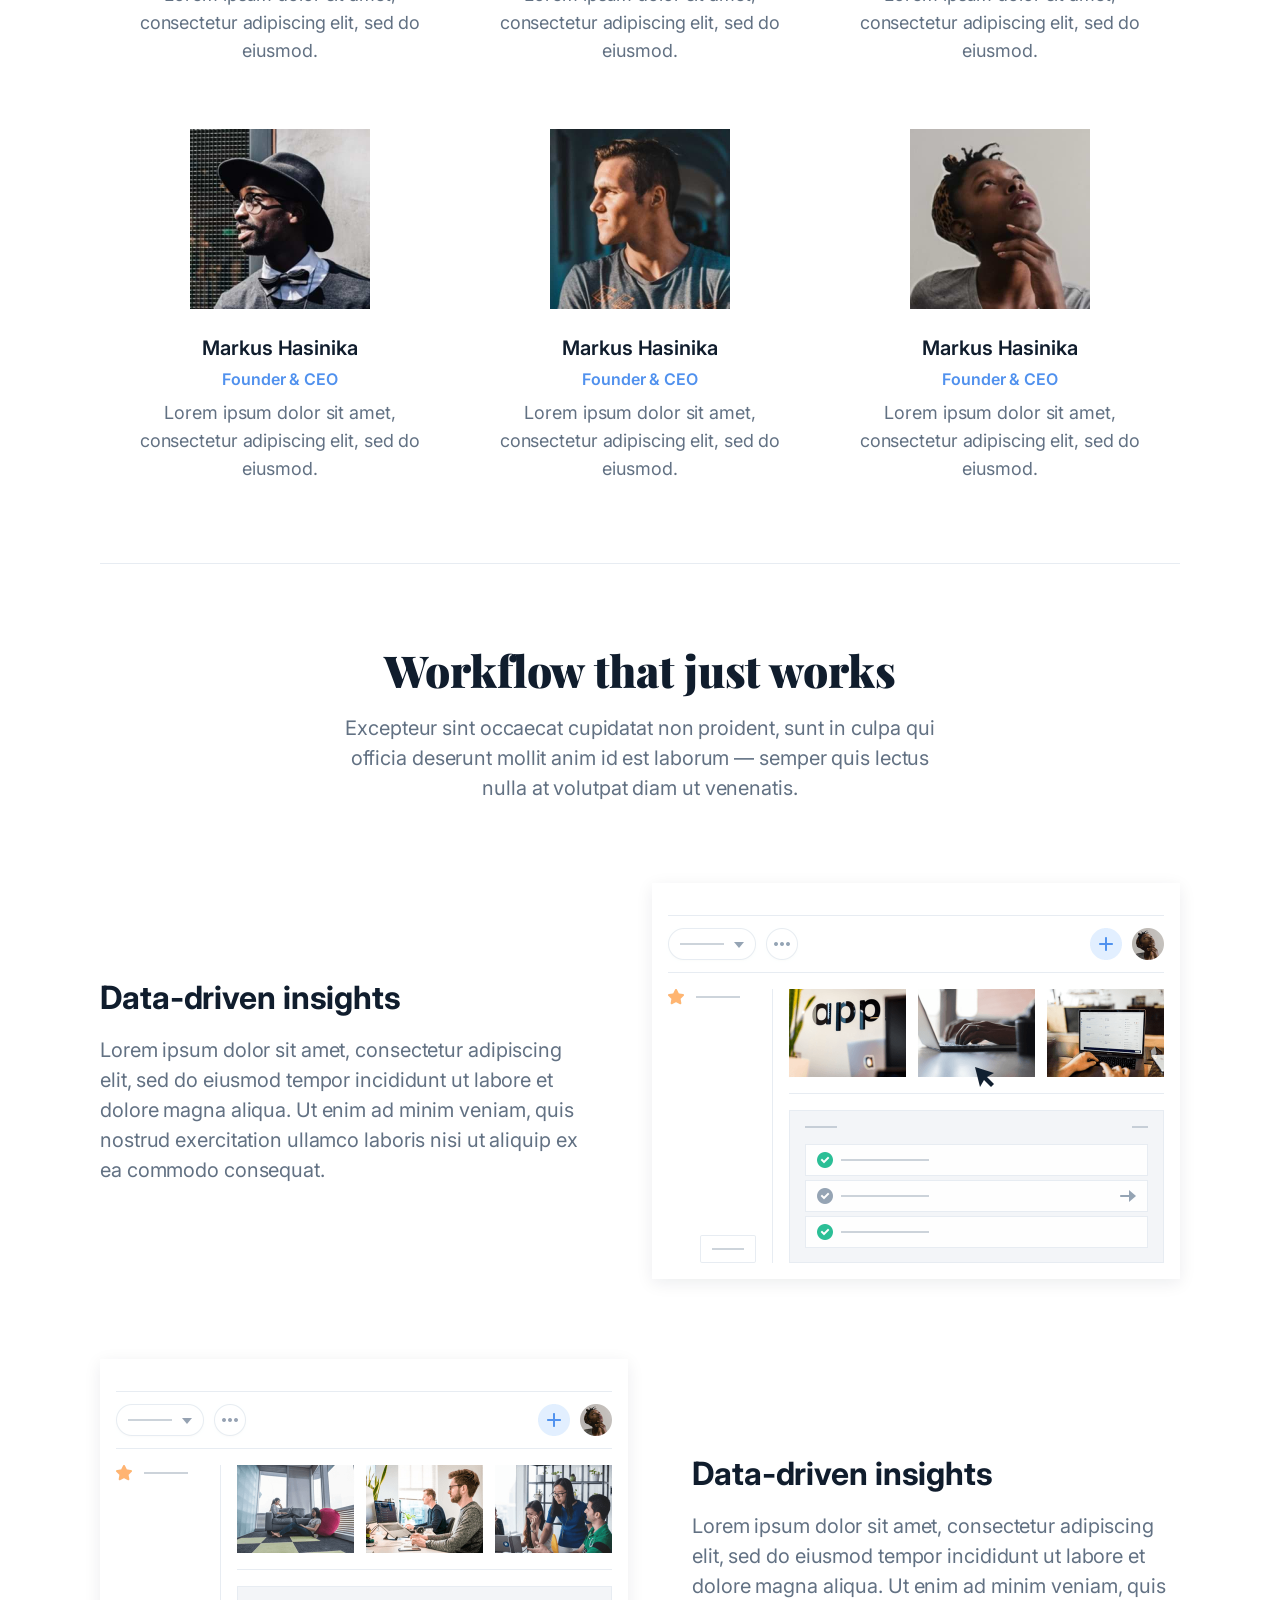
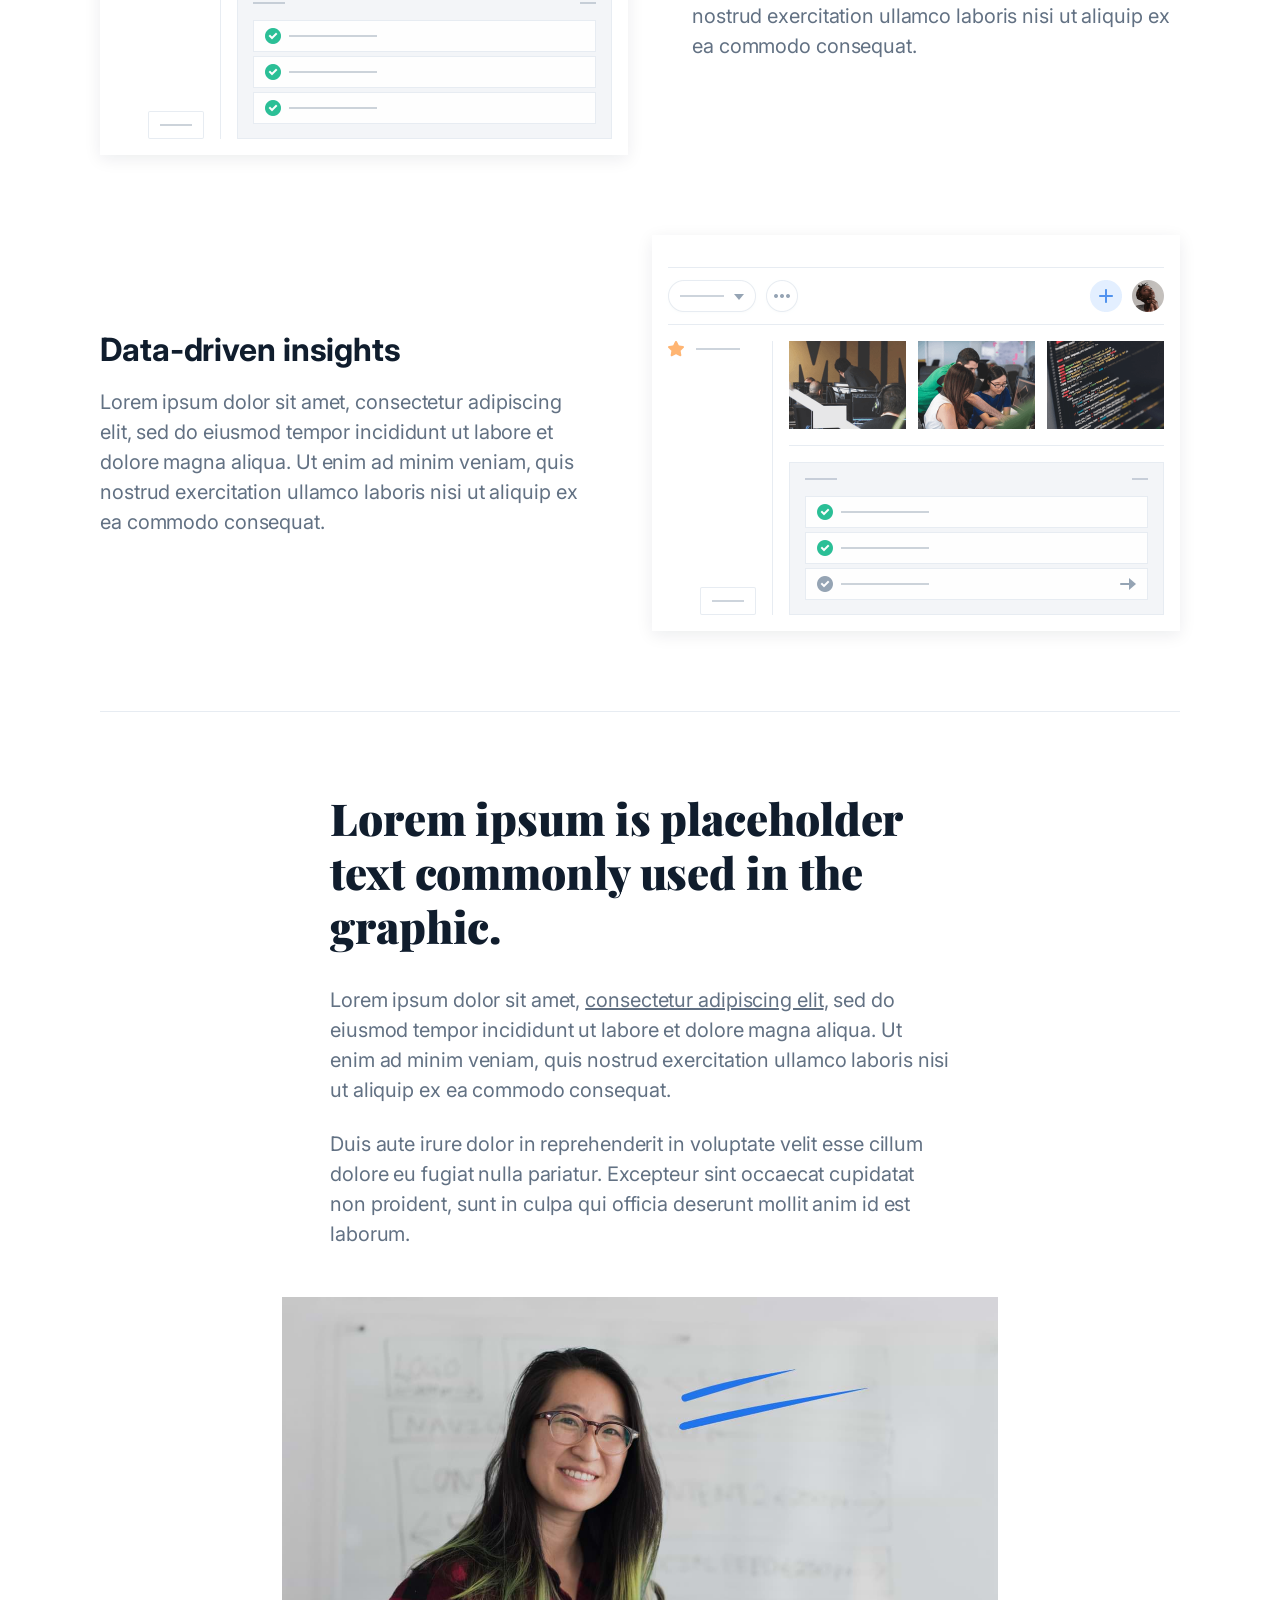
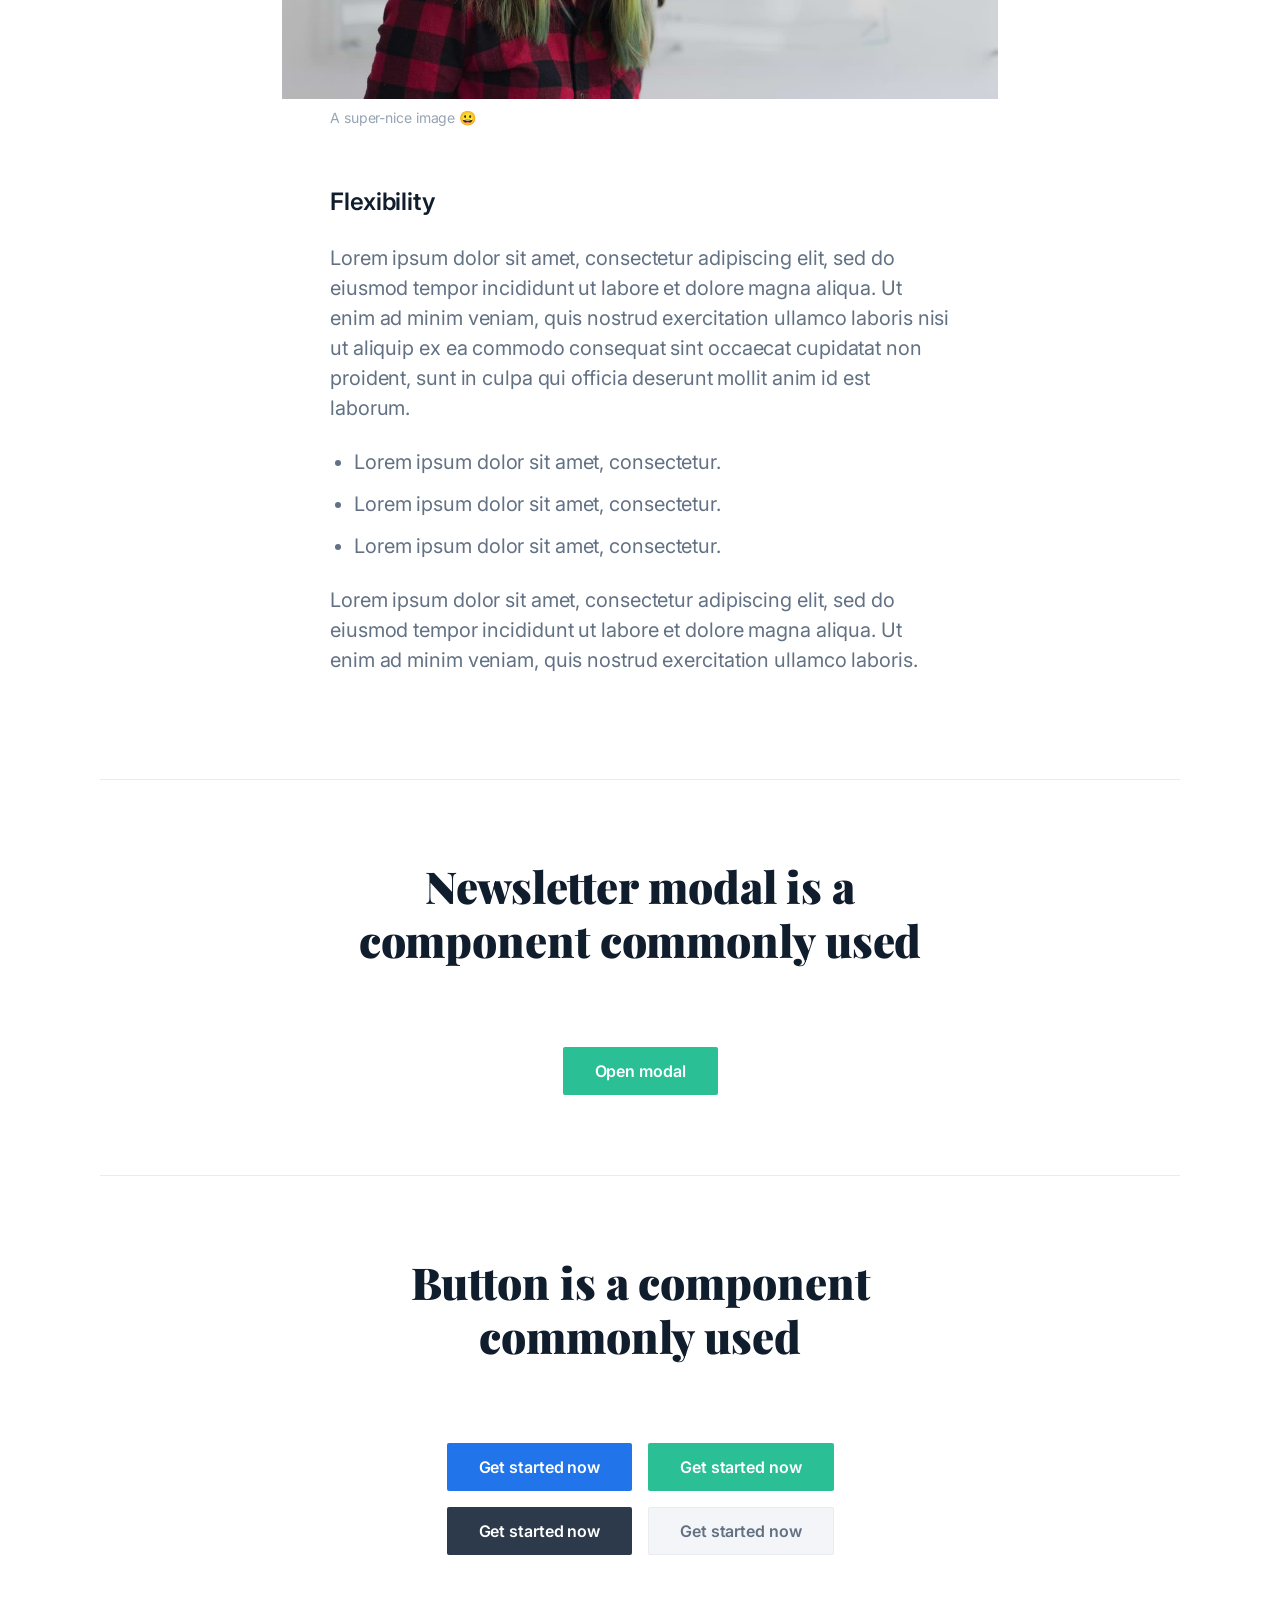
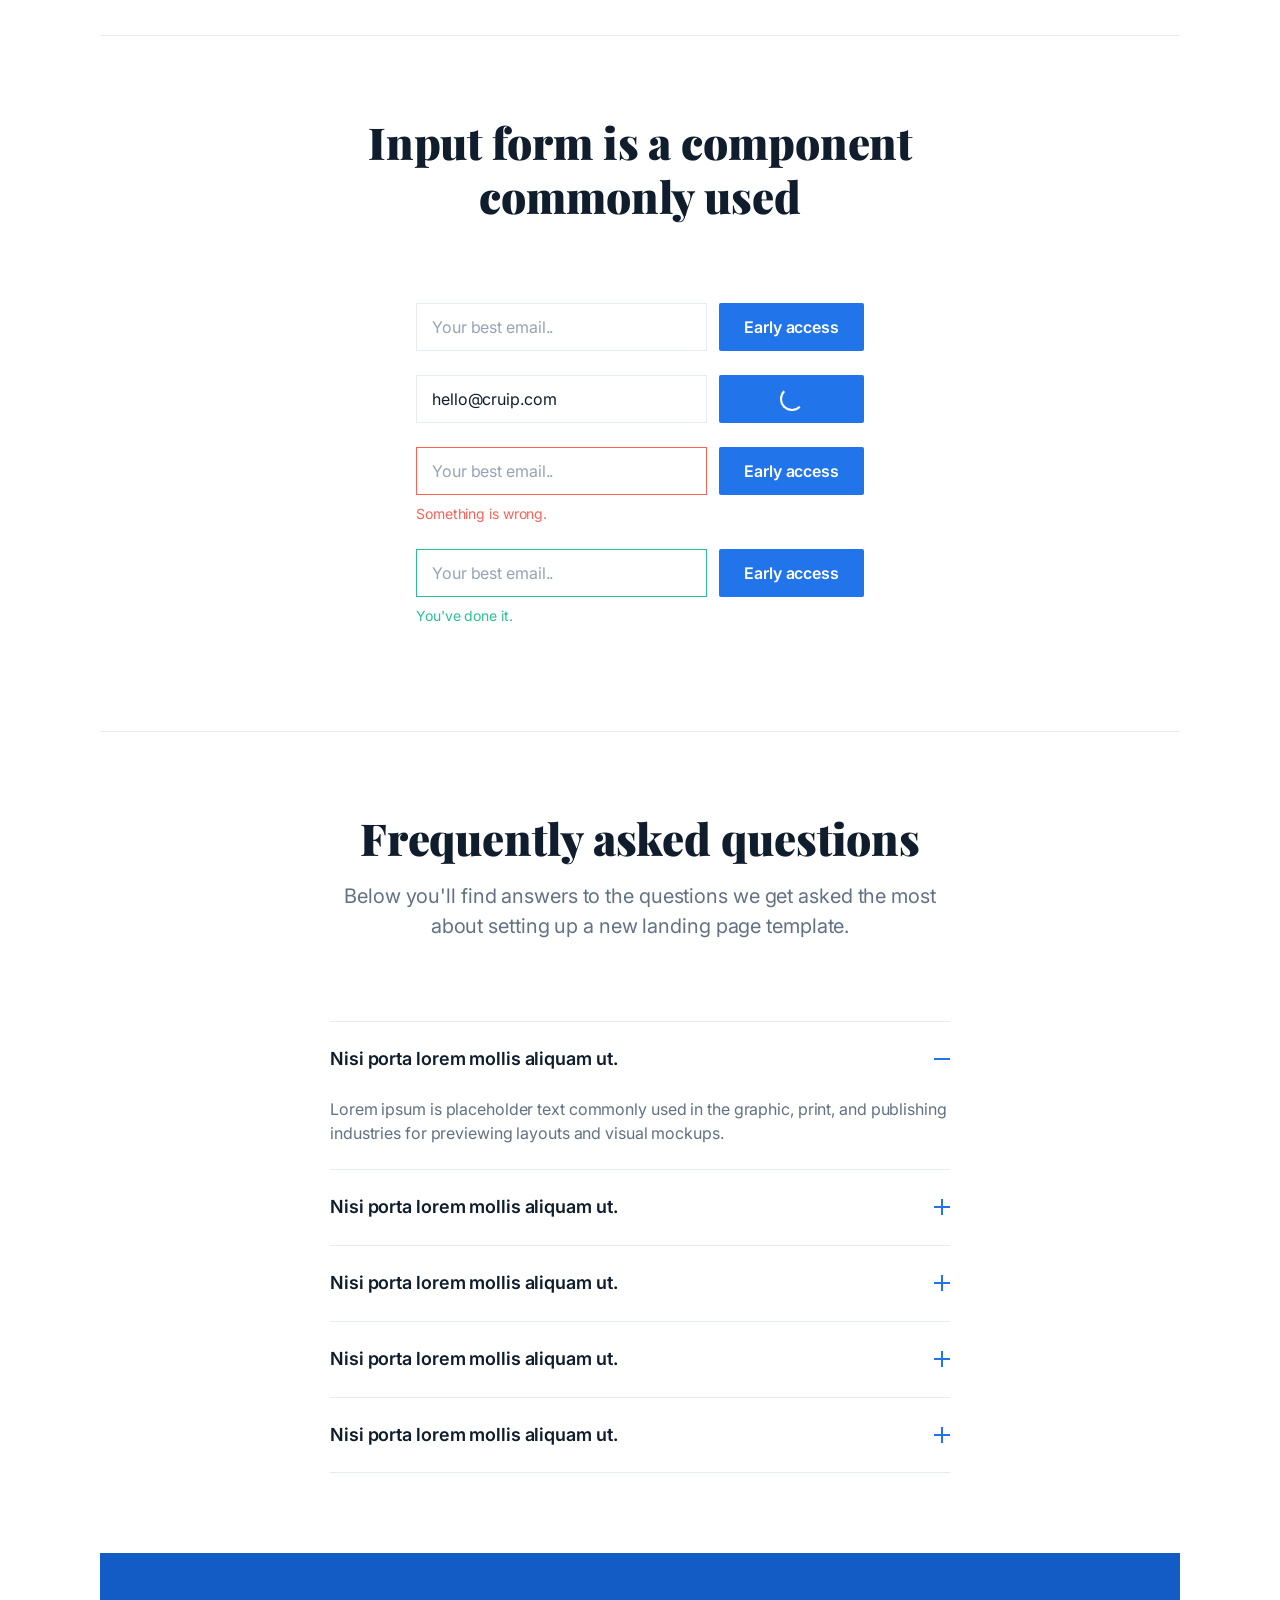
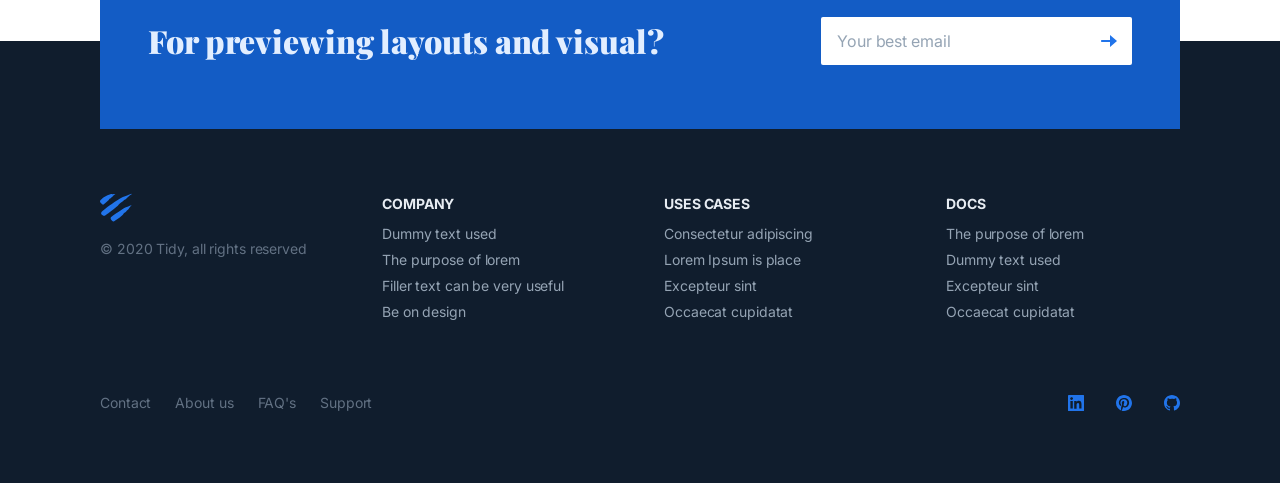
<file: tidy/HTML/public/additional.html>
<!DOCTYPE html><html lang="en" class="no-js"><head><meta charset="utf-8"><meta http-equiv="X-UA-Compatible" content="IE=edge"><meta name="viewport" content="width=device-width,initial-scale=1"><title>Tidy Template</title><link rel="stylesheet" href="css/style.css"></head><body class="has-animations"><div class="body-wrap"><header class="site-header invert-color"><div class="container"><div class="site-header-inner"><div class="brand"><h1 class="m-0"><a href="index.html"><img src="images/logo.svg" alt="Tidy" width="32" height="32"></a></h1></div><button id="header-nav-toggle" class="header-nav-toggle" aria-controls="primary-menu" aria-expanded="false"><span class="screen-reader">Menu</span> <span class="hamburger"><span class="hamburger-inner"></span></span></button><nav id="header-nav" class="header-nav"><div class="header-nav-inner"><ul class="list-reset text-xs header-nav-right"><li><a href="additional.html">Secondary page</a></li></ul><ul class="list-reset header-nav-right"><li><a class="button button-primary button-wide-mobile button-wide-mobile button-sm" href="signup.html">Sign up</a></li></ul></div></nav></div></div></header><main class="site-content"><section class="testimonial section has-bg-color-cut illustration-section-02"><div class="container"><div class="testimonial-inner section-inner"><div class="section-header center-content invert-color"><div class="container-xs"><h1 class="m-0">Engage Your Visitors with a beautiful template</h1></div></div><div class="tiles-wrap"><div class="tiles-item reveal-from-bottom" data-reveal-container=".tiles-wrap"><div class="tiles-item-inner has-shadow"><div class="testimonial-item-header mb-16"><div class="testimonial-item-image"><img src="images/testimonial-image-01.jpg" alt="Testimonial image 01" width="48" height="48"></div></div><div class="testimonial-item-content"><p class="text-sm mb-0">— Duis aute irure dolor in reprehenderit in voluptate velit esse cillum dolore eu fugiat nulla pariatur. Excepteur sint occaecat cupidatat non proident, sunt in culpa qui officia deserunt mollit anim id est laborum cillum dolore eu fugiat culpa qui officia deserunt mollit anim id est laborum.</p></div><div class="testimonial-item-footer text-xs fw-500 mt-32 mb-0 has-top-divider"><span class="testimonial-item-name">Kendra Kinson </span><span class="text-color-low">/ </span><span class="testimonial-item-link fw-600"><a href="#">AppName</a></span></div></div></div><div class="tiles-item reveal-from-bottom" data-reveal-container=".tiles-wrap" data-reveal-delay="200"><div class="tiles-item-inner has-shadow"><div class="testimonial-item-header mb-16"><div class="testimonial-item-image"><img src="images/testimonial-image-02.jpg" alt="Testimonial image 02" width="48" height="48"></div></div><div class="testimonial-item-content"><p class="text-sm mb-0">— Duis aute irure dolor in reprehenderit in voluptate velit esse cillum dolore eu fugiat nulla pariatur. Excepteur sint occaecat cupidatat non proident, sunt in culpa qui officia deserunt mollit anim id est laborum cillum dolore eu fugiat culpa qui officia deserunt mollit anim id est laborum.</p></div><div class="testimonial-item-footer text-xs fw-500 mt-32 mb-0 has-top-divider"><span class="testimonial-item-name">Emilia Jovic </span><span class="text-color-low">/ </span><span class="testimonial-item-link fw-600"><a href="#">AppName</a></span></div></div></div><div class="tiles-item reveal-from-bottom" data-reveal-container=".tiles-wrap" data-reveal-delay="400"><div class="tiles-item-inner has-shadow"><div class="testimonial-item-header mb-16"><div class="testimonial-item-image"><img src="images/testimonial-image-03.jpg" alt="Testimonial image 03" width="48" height="48"></div></div><div class="testimonial-item-content"><p class="text-sm mb-0">— Duis aute irure dolor in reprehenderit in voluptate velit esse cillum dolore eu fugiat nulla pariatur. Excepteur sint occaecat cupidatat non proident, sunt in culpa qui officia deserunt mollit anim id est laborum cillum dolore eu fugiat culpa qui officia deserunt mollit anim id est laborum.</p></div><div class="testimonial-item-footer text-xs fw-500 mt-32 mb-0 has-top-divider"><span class="testimonial-item-name">Mark Walker </span><span class="text-color-low">/ </span><span class="testimonial-item-link fw-600"><a href="#">AppName</a></span></div></div></div></div></div></div></section><section class="clients section reveal-fade"><div class="container"><div class="clients-inner section-inner has-top-divider has-bottom-divider"><ul class="list-reset"><li class="reveal-from-bottom"><img src="images/clients-01.svg" alt="Clients 01"></li><li class="reveal-from-bottom" data-reveal-delay="150"><img src="images/clients-02.svg" alt="Clients 02"></li><li class="reveal-from-bottom" data-reveal-delay="300"><img src="images/clients-03.svg" alt="Clients 03"></li><li class="reveal-from-bottom" data-reveal-delay="450"><img src="images/clients-04.svg" alt="Clients 04"></li><li class="reveal-from-bottom" data-reveal-delay="600"><img src="images/clients-05.svg" alt="Clients 05"></li></ul></div></div></section><section class="team section center-content"><div class="container"><div class="team-inner section-inner"><div class="section-header center-content reveal-from-bottom"><div class="container-xs"><h2 class="mt-0 mb-16">Get to know us</h2><p class="m-0">Excepteur sint occaecat cupidatat non proident, sunt in culpa qui officia deserunt mollit anim id est laborum — semper quis lectus nulla at volutpat diam ut venenatis.</p></div></div><div class="tiles-wrap"><div class="tiles-item reveal-from-bottom" data-reveal-container=".tiles-wrap"><div class="tiles-item-inner"><div class="team-item-header"><div class="team-item-image mb-24"><img src="images/team-member-01.jpg" alt="Team member 01" width="180" height="180"></div></div><div class="team-item-content"><h5 class="team-item-name mt-0 mb-4">Markus Hasinika</h5><div class="team-item-role text-xs fw-600 mb-8">Founder & CEO</div><p class="m-0 text-sm">Lorem ipsum dolor sit amet, consectetur adipiscing elit, sed do eiusmod.</p></div></div></div><div class="tiles-item reveal-from-bottom" data-reveal-container=".tiles-wrap" data-reveal-delay="150"><div class="tiles-item-inner"><div class="team-item-header"><div class="team-item-image mb-24"><img src="images/team-member-02.jpg" alt="Team member 02" width="180" height="180"></div></div><div class="team-item-content"><h5 class="team-item-name mt-0 mb-4">Markus Hasinika</h5><div class="team-item-role text-xs fw-600 mb-8">Founder & CEO</div><p class="m-0 text-sm">Lorem ipsum dolor sit amet, consectetur adipiscing elit, sed do eiusmod.</p></div></div></div><div class="tiles-item reveal-from-bottom" data-reveal-container=".tiles-wrap" data-reveal-delay="300"><div class="tiles-item-inner"><div class="team-item-header"><div class="team-item-image mb-24"><img src="images/team-member-03.jpg" alt="Team member 03" width="180" height="180"></div></div><div class="team-item-content"><h5 class="team-item-name mt-0 mb-4">Markus Hasinika</h5><div class="team-item-role text-xs fw-600 mb-8">Founder & CEO</div><p class="m-0 text-sm">Lorem ipsum dolor sit amet, consectetur adipiscing elit, sed do eiusmod.</p></div></div></div><div class="tiles-item reveal-from-bottom" data-reveal-container=".tiles-wrap" data-reveal-delay="450"><div class="tiles-item-inner"><div class="team-item-header"><div class="team-item-image mb-24"><img src="images/team-member-04.jpg" alt="Team member 04" width="180" height="180"></div></div><div class="team-item-content"><h5 class="team-item-name mt-0 mb-4">Markus Hasinika</h5><div class="team-item-role text-xs fw-600 mb-8">Founder & CEO</div><p class="m-0 text-sm">Lorem ipsum dolor sit amet, consectetur adipiscing elit, sed do eiusmod.</p></div></div></div><div class="tiles-item reveal-from-bottom" data-reveal-container=".tiles-wrap" data-reveal-delay="600"><div class="tiles-item-inner"><div class="team-item-header"><div class="team-item-image mb-24"><img src="images/team-member-05.jpg" alt="Team member 05" width="180" height="180"></div></div><div class="team-item-content"><h5 class="team-item-name mt-0 mb-4">Markus Hasinika</h5><div class="team-item-role text-xs fw-600 mb-8">Founder & CEO</div><p class="m-0 text-sm">Lorem ipsum dolor sit amet, consectetur adipiscing elit, sed do eiusmod.</p></div></div></div><div class="tiles-item reveal-from-bottom" data-reveal-container=".tiles-wrap" data-reveal-delay="750"><div class="tiles-item-inner"><div class="team-item-header"><div class="team-item-image mb-24"><img src="images/team-member-06.jpg" alt="Team member 01" width="180" height="180"></div></div><div class="team-item-content"><h5 class="team-item-name mt-0 mb-4">Markus Hasinika</h5><div class="team-item-role text-xs fw-600 mb-8">Founder & CEO</div><p class="m-0 text-sm">Lorem ipsum dolor sit amet, consectetur adipiscing elit, sed do eiusmod.</p></div></div></div></div></div></div></section><section class="features-split section"><div class="container"><div class="features-split-inner section-inner has-top-divider"><div class="section-header center-content"><div class="container-xs"><h2 class="mt-0 mb-16">Workflow that just works</h2><p class="m-0">Excepteur sint occaecat cupidatat non proident, sunt in culpa qui officia deserunt mollit anim id est laborum — semper quis lectus nulla at volutpat diam ut venenatis.</p></div></div><div class="split-wrap invert-mobile"><div class="split-item"><div class="split-item-content center-content-mobile"><h3 class="mt-0 mb-16 reveal-from-bottom" data-reveal-container=".split-item">Data-driven insights</h3><p class="m-0 reveal-from-bottom" data-reveal-delay="100" data-reveal-container=".split-item">Lorem ipsum dolor sit amet, consectetur adipiscing elit, sed do eiusmod tempor incididunt ut labore et dolore magna aliqua. Ut enim ad minim veniam, quis nostrud exercitation ullamco laboris nisi ut aliquip ex ea commodo consequat.</p></div><div class="split-item-image split-item-image-fill reveal-scale-up" data-reveal-container=".split-item" data-reveal-delay="200"><img class="has-shadow" src="images/features-split-image-01.png" alt="Features split image 01" width="528" height="396"></div></div><div class="split-item"><div class="split-item-content center-content-mobile"><h3 class="mt-0 mb-16 reveal-from-bottom" data-reveal-container=".split-item">Data-driven insights</h3><p class="m-0 reveal-from-bottom" data-reveal-delay="100" data-reveal-container=".split-item">Lorem ipsum dolor sit amet, consectetur adipiscing elit, sed do eiusmod tempor incididunt ut labore et dolore magna aliqua. Ut enim ad minim veniam, quis nostrud exercitation ullamco laboris nisi ut aliquip ex ea commodo consequat.</p></div><div class="split-item-image split-item-image-fill reveal-scale-up" data-reveal-container=".split-item" data-reveal-delay="200"><img class="has-shadow" src="images/features-split-image-02.png" alt="Features split image 02" width="528" height="396"></div></div><div class="split-item"><div class="split-item-content center-content-mobile"><h3 class="mt-0 mb-16 reveal-from-bottom" data-reveal-container=".split-item">Data-driven insights</h3><p class="m-0 reveal-from-bottom" data-reveal-delay="100" data-reveal-container=".split-item">Lorem ipsum dolor sit amet, consectetur adipiscing elit, sed do eiusmod tempor incididunt ut labore et dolore magna aliqua. Ut enim ad minim veniam, quis nostrud exercitation ullamco laboris nisi ut aliquip ex ea commodo consequat.</p></div><div class="split-item-image split-item-image-fill reveal-scale-up" data-reveal-container=".split-item" data-reveal-delay="200"><img class="has-shadow" src="images/features-split-image-03.png" alt="Features split image 03" width="528" height="396"></div></div></div></div></div></section><section class="section"><div class="container"><div class="section-inner has-top-divider"><div class="container-xs"><h2 class="mt-0">Lorem ipsum is placeholder text commonly used in the graphic.</h2><p>Lorem ipsum dolor sit amet, <a href="#">consectetur adipiscing elit</a>, sed do eiusmod tempor incididunt ut labore et dolore magna aliqua. Ut enim ad minim veniam, quis nostrud exercitation ullamco laboris nisi ut aliquip ex ea commodo consequat.</p><p>Duis aute irure dolor in reprehenderit in voluptate velit esse cillum dolore eu fugiat nulla pariatur. Excepteur sint occaecat cupidatat non proident, sunt in culpa qui officia deserunt mollit anim id est laborum.</p><figure><img class="image-larger" src="images/image-placeholder.jpg" alt="Image placeholder" width="712" height="400"><figcaption class="text-color-low">A super-nice image <span role="img" aria-label="smile">😀</span></figcaption></figure><h4>Flexibility</h4><p>Lorem ipsum dolor sit amet, consectetur adipiscing elit, sed do eiusmod tempor incididunt ut labore et dolore magna aliqua. Ut enim ad minim veniam, quis nostrud exercitation ullamco laboris nisi ut aliquip ex ea commodo consequat sint occaecat cupidatat non proident, sunt in culpa qui officia deserunt mollit anim id est laborum.</p><ul><li>Lorem ipsum dolor sit amet, consectetur.</li><li>Lorem ipsum dolor sit amet, consectetur.</li><li>Lorem ipsum dolor sit amet, consectetur.</li></ul><p>Lorem ipsum dolor sit amet, consectetur adipiscing elit, sed do eiusmod tempor incididunt ut labore et dolore magna aliqua. Ut enim ad minim veniam, quis nostrud exercitation ullamco laboris.</p></div></div></div></section><section class="section"><div class="container"><div class="section-inner has-top-divider"><div class="container-xs"><div class="section-header center-content"><h2 class="m-0">Newsletter modal is a component commonly used</h2></div><div class="center-content"><a class="button button-secondary modal-trigger" aria-controls="modal-01" href="#">Open modal</a></div><div id="modal-01" class="modal"><div class="modal-inner"><button class="modal-close modal-close-trigger" aria-label="close"></button><div class="modal-content"><div class="center-content"><h3 class="mt-16 mb-8">Join our newsletter</h3><p class="text-sm">Magnis dis parturient montes nascetur. Quam quisque id diam vel quam integer.</p></div><form style="max-width:320px;margin:0 auto"><div class="mb-12"><input class="form-input" type="email" id="modal-input" placeholder="Your best email"></div><button class="button button-primary button-block">Subscribe</button></form><div class="center-content mt-24"><a class="text-xs modal-close-trigger" aria-label="close" href="#0">No thanks!</a></div></div></div></div></div></div></div></section><section class="section center-content"><div class="container"><div class="section-inner has-top-divider"><div class="container-xs"><div class="section-header"><h2 class="m-0">Button is a component commonly used</h2></div><div class="button-group"><a class="button button-primary button-wide-mobile" href="#">Get started now</a> <a class="button button-secondary button-wide-mobile" href="#">Get started now</a></div><div class="button-group"><a class="button button-dark button-wide-mobile" href="#">Get started now</a> <a class="button button-wide-mobile" href="#">Get started now</a></div></div></div></div></section><section class="section"><div class="container"><div class="section-inner has-top-divider"><div class="container-xs"><div class="section-header center-content"><h2 class="m-0">Input form is a component commonly used</h2></div><form style="max-width:448px;margin:0 auto"><div class="mb-24"><label class="form-label screen-reader" for="input-01">This is a label</label><div class="form-group-desktop"><input class="form-input" type="email" id="input-01" placeholder="Your best email.."> <button class="button button-primary">Early access</button></div></div><div class="mb-24"><label class="form-label screen-reader" for="input-02">This is a label</label><div class="form-group-desktop"><input class="form-input" type="email" id="input-02" placeholder="Your best email.." value="hello@cruip.com"> <button class="button button-primary is-loading">Early access</button></div></div><div class="mb-24"><label class="form-label screen-reader" for="input-03">This is a label</label><div class="form-group-desktop"><input class="form-input form-error" type="email" id="input-03" placeholder="Your best email.."> <button class="button button-primary">Early access</button></div><div class="form-hint text-color-error">Something is wrong.</div></div><div class="mb-24"><label class="form-label screen-reader" for="input-04">This is a label</label><div class="form-group-desktop"><input class="form-input form-success" type="email" id="input-04" placeholder="Your best email.."> <button class="button button-primary">Early access</button></div><div class="form-hint text-color-success">You've done it.</div></div></form></div></div></div></section><section class="section"><div class="container"><div class="section-inner has-top-divider"><div class="container-xs"><div class="section-header center-content"><h2 class="mt-0 mb-16">Frequently asked questions</h2><p class="m-0">Below you'll find answers to the questions we get asked the most about setting up a new landing page template.</p></div><ul class="accordion list-reset mb-0"><li class="is-active"><div class="accordion-header text-sm"><span class="text-sm text-color-high fw-600">Nisi porta lorem mollis aliquam ut.</span><div class="accordion-icon"></div></div><div class="accordion-content text-xs"><p>Lorem ipsum is placeholder text commonly used in the graphic, print, and publishing industries for previewing layouts and visual mockups.</p></div></li><li><div class="accordion-header text-sm"><span class="text-sm text-color-high fw-600">Nisi porta lorem mollis aliquam ut.</span><div class="accordion-icon"></div></div><div class="accordion-content text-xs"><p>Lorem ipsum is placeholder text commonly used in the graphic, print, and publishing industries for previewing layouts and visual mockups.</p></div></li><li><div class="accordion-header text-sm"><span class="text-sm text-color-high fw-600">Nisi porta lorem mollis aliquam ut.</span><div class="accordion-icon"></div></div><div class="accordion-content text-xs"><p>Lorem ipsum is placeholder text commonly used in the graphic, print, and publishing industries for previewing layouts and visual mockups.</p></div></li><li><div class="accordion-header text-sm"><span class="text-sm text-color-high fw-600">Nisi porta lorem mollis aliquam ut.</span><div class="accordion-icon"></div></div><div class="accordion-content text-xs"><p>Lorem ipsum is placeholder text commonly used in the graphic, print, and publishing industries for previewing layouts and visual mockups.</p></div></li><li><div class="accordion-header text-sm"><span class="text-sm text-color-high fw-600">Nisi porta lorem mollis aliquam ut.</span><div class="accordion-icon"></div></div><div class="accordion-content text-xs"><p>Lorem ipsum is placeholder text commonly used in the graphic, print, and publishing industries for previewing layouts and visual mockups.</p></div></li></ul></div></div></div></section><section class="cta section center-content-mobile has-bg-color-cut invert-color"><div class="container"><div class="cta-inner section-inner cta-split"><div class="cta-slogan"><h3 class="m-0">For previewing layouts and visual?</h3></div><div class="cta-action"><div class="has-icon-right"><label for="newsletter" class="form-label screen-reader">Subscribe</label> <input id="newsletter" class="form-input" type="text" placeholder="Your best email"> <svg width="16" height="12" xmlns="http://www.w3.org/2000/svg"><path d="M9 5H1c-.6 0-1 .4-1 1s.4 1 1 1h8v5l7-6-7-6v5z" fill="#2174EA" fill-rule="nonzero"/></svg></div></div></div></div></section></main><footer class="site-footer invert-color"><div class="container"><div class="site-footer-inner"><div class="footer-top text-xxs"><div class="footer-blocks"><div class="footer-block"><div class="brand mb-16"><a href="index.html"><img src="images/logo.svg" alt="Tidy" width="32" height="32"></a></div><div class="footer-copyright">&copy; 2020 Tidy, all rights reserved</div></div><div class="footer-block"><div class="footer-block-title">Company</div><ul class="list-reset mb-0"><li><a href="#">Dummy text used</a></li><li><a href="#">The purpose of lorem</a></li><li><a href="#">Filler text can be very useful</a></li><li><a href="#">Be on design</a></li></ul></div><div class="footer-block"><div class="footer-block-title">Uses cases</div><ul class="list-reset mb-0"><li><a href="#">Consectetur adipiscing</a></li><li><a href="#">Lorem Ipsum is place</a></li><li><a href="#">Excepteur sint</a></li><li><a href="#">Occaecat cupidatat</a></li></ul></div><div class="footer-block"><div class="footer-block-title">Docs</div><ul class="list-reset mb-0"><li><a href="#">The purpose of lorem</a></li><li><a href="#">Dummy text used</a></li><li><a href="#">Excepteur sint</a></li><li><a href="#">Occaecat cupidatat</a></li></ul></div></div></div><div class="footer-bottom space-between center-content-mobile text-xxs"><nav class="footer-nav"><ul class="list-reset mb-0"><li><a href="#">Contact</a></li><li><a href="#">About us</a></li><li><a href="#">FAQ's</a></li><li><a href="#">Support</a></li></ul></nav><div class="footer-social"><ul class="list-reset"><li><a href="#"><svg width="16" height="16" viewBox="0 0 16 16" xmlns="http://www.w3.org/2000/svg"><title>LinkedIn</title><path d="M15.3 0H.7C.3 0 0 .3 0 .7v14.7c0 .3.3.6.7.6h14.7c.4 0 .7-.3.7-.7V.7c-.1-.4-.4-.7-.8-.7zM4.7 13.6H2.4V6h2.4v7.6h-.1zM3.6 5c-.8 0-1.4-.7-1.4-1.4 0-.8.6-1.4 1.4-1.4.8 0 1.4.6 1.4 1.4-.1.7-.7 1.4-1.4 1.4zm10 8.6h-2.4V9.9c0-.9 0-2-1.2-2s-1.4 1-1.4 2v3.8H6.2V6h2.3v1c.3-.6 1.1-1.2 2.2-1.2 2.4 0 2.8 1.6 2.8 3.6v4.2h.1z"/></svg></a></li><li><a href="#"><svg width="16" height="16" viewBox="0 0 16 16" xmlns="http://www.w3.org/2000/svg"><title>Pinterest</title><path d="M8 0C3.6 0 0 3.6 0 8c0 3.4 2.1 6.3 5.1 7.4-.1-.6-.1-1.6 0-2.3.1-.6.9-4 .9-4s-.2-.4-.2-1.1c0-1.1.7-2 1.5-2 .7 0 1 .5 1 1.1 0 .7-.4 1.7-.7 2.7-.2.8.4 1.4 1.2 1.4 1.4 0 2.5-1.5 2.5-3.7 0-1.9-1.4-3.3-3.3-3.3-2.3 0-3.6 1.7-3.6 3.5 0 .7.3 1.4.6 1.8v.4c-.1.3-.2.8-.2.9 0 .1-.1.2-.3.1-1-.5-1.6-1.9-1.6-3.1C2.9 5.3 4.7 3 8.2 3c2.8 0 4.9 2 4.9 4.6 0 2.8-1.7 5-4.2 5-.8 0-1.6-.4-1.8-.9 0 0-.4 1.5-.5 1.9-.2.7-.7 1.6-1 2.1.8.2 1.6.3 2.4.3 4.4 0 8-3.6 8-8s-3.6-8-8-8z"/></svg></a></li><li><a href="#"><svg width="16" height="16" viewBox="0 0 16 16" xmlns="http://www.w3.org/2000/svg"><title>GitHub</title><path d="M7.95 0C3.578 0 0 3.578 0 7.95c0 3.479 2.286 6.46 5.466 7.553.397.1.497-.199.497-.397v-1.392c-2.187.497-2.683-.994-2.683-.994-.398-.894-.895-1.192-.895-1.192-.696-.497.1-.497.1-.497.795.1 1.192.795 1.192.795.696 1.292 1.888.894 2.286.696.1-.497.298-.895.497-1.093-1.79-.2-3.578-.895-3.578-3.976 0-.894.298-1.59.795-2.087-.1-.198-.397-.993.1-2.086 0 0 .695-.2 2.186.795a6.408 6.408 0 0 1 1.987-.299c.696 0 1.392.1 1.988.299 1.49-.994 2.186-.795 2.186-.795.398 1.093.199 1.888.1 2.086.496.597.795 1.292.795 2.087 0 3.081-1.889 3.677-3.677 3.876.298.398.596.895.596 1.59v2.187c0 .198.1.496.596.397C13.714 14.41 16 11.43 16 7.95 15.9 3.578 12.323 0 7.95 0z"/></svg></a></li></ul></div></div></div></div></footer></div><script src="js/main.min.js"></script></body></html>
</file>
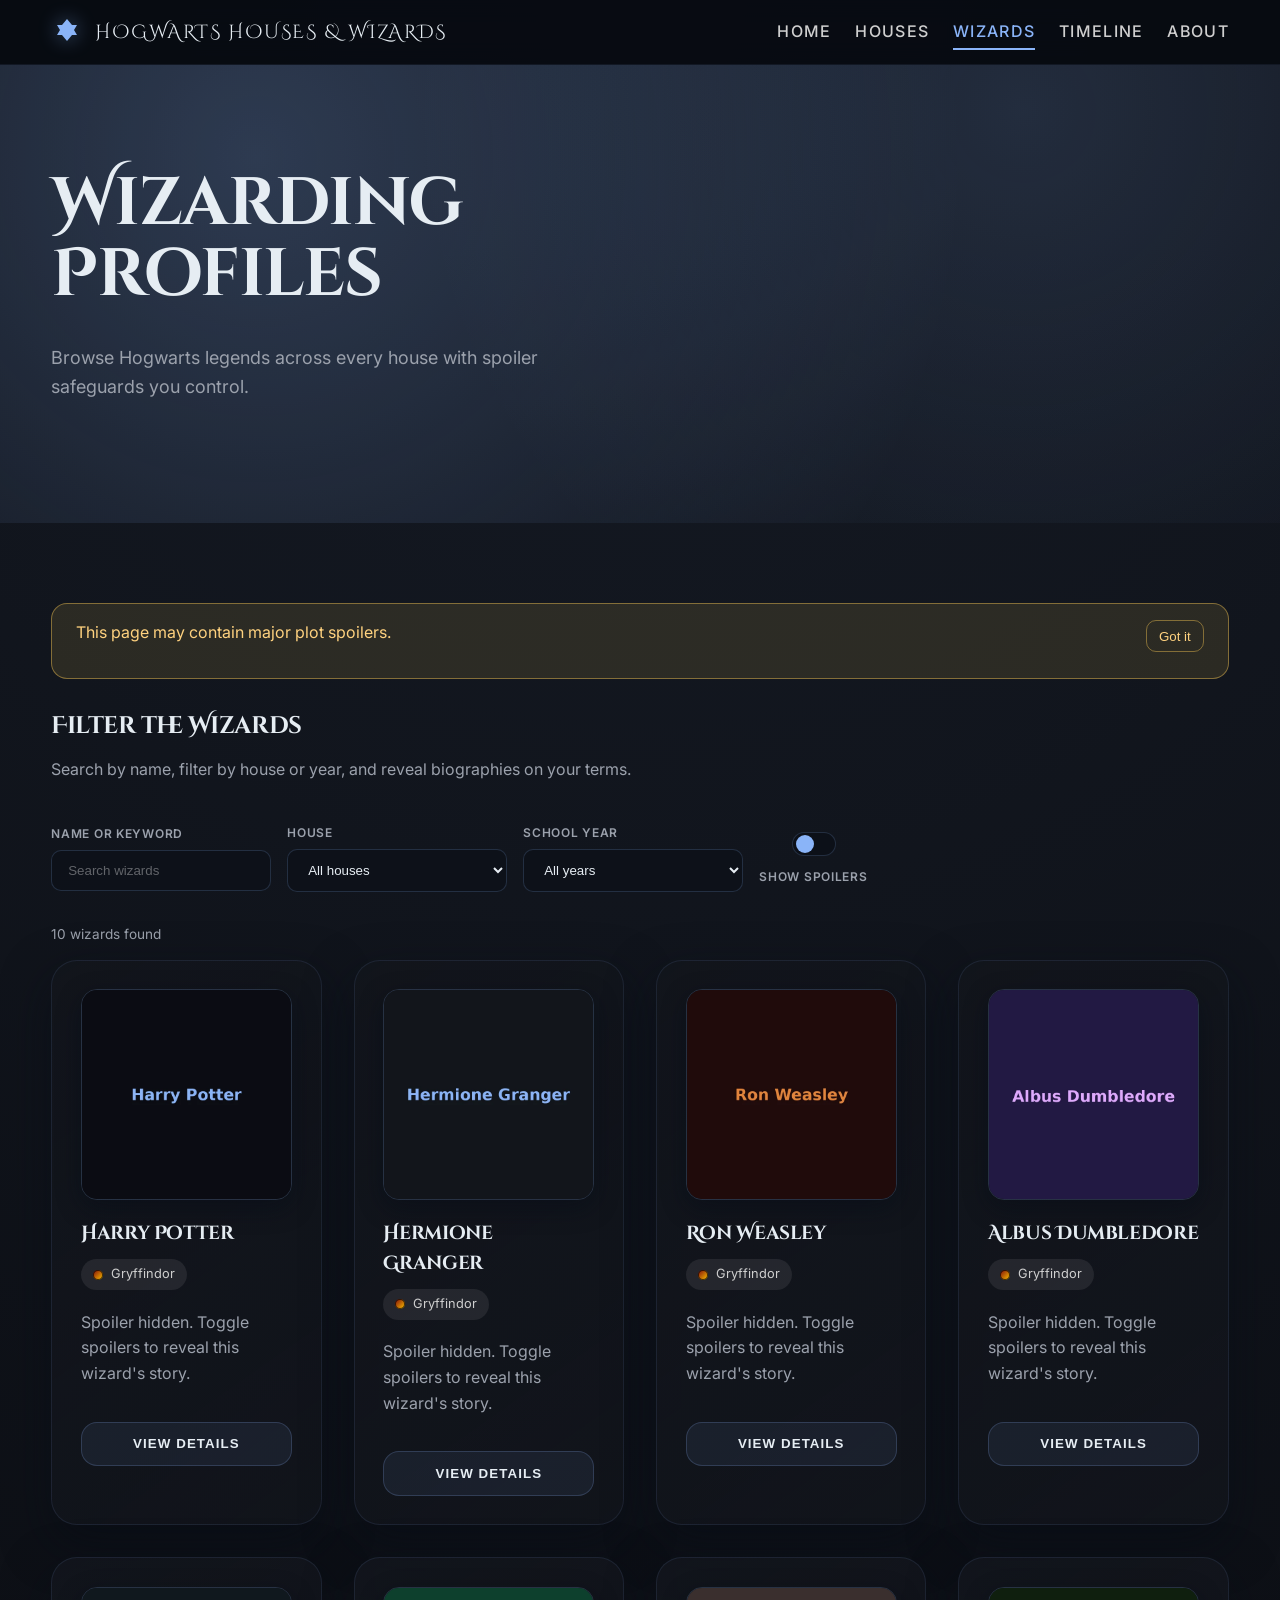
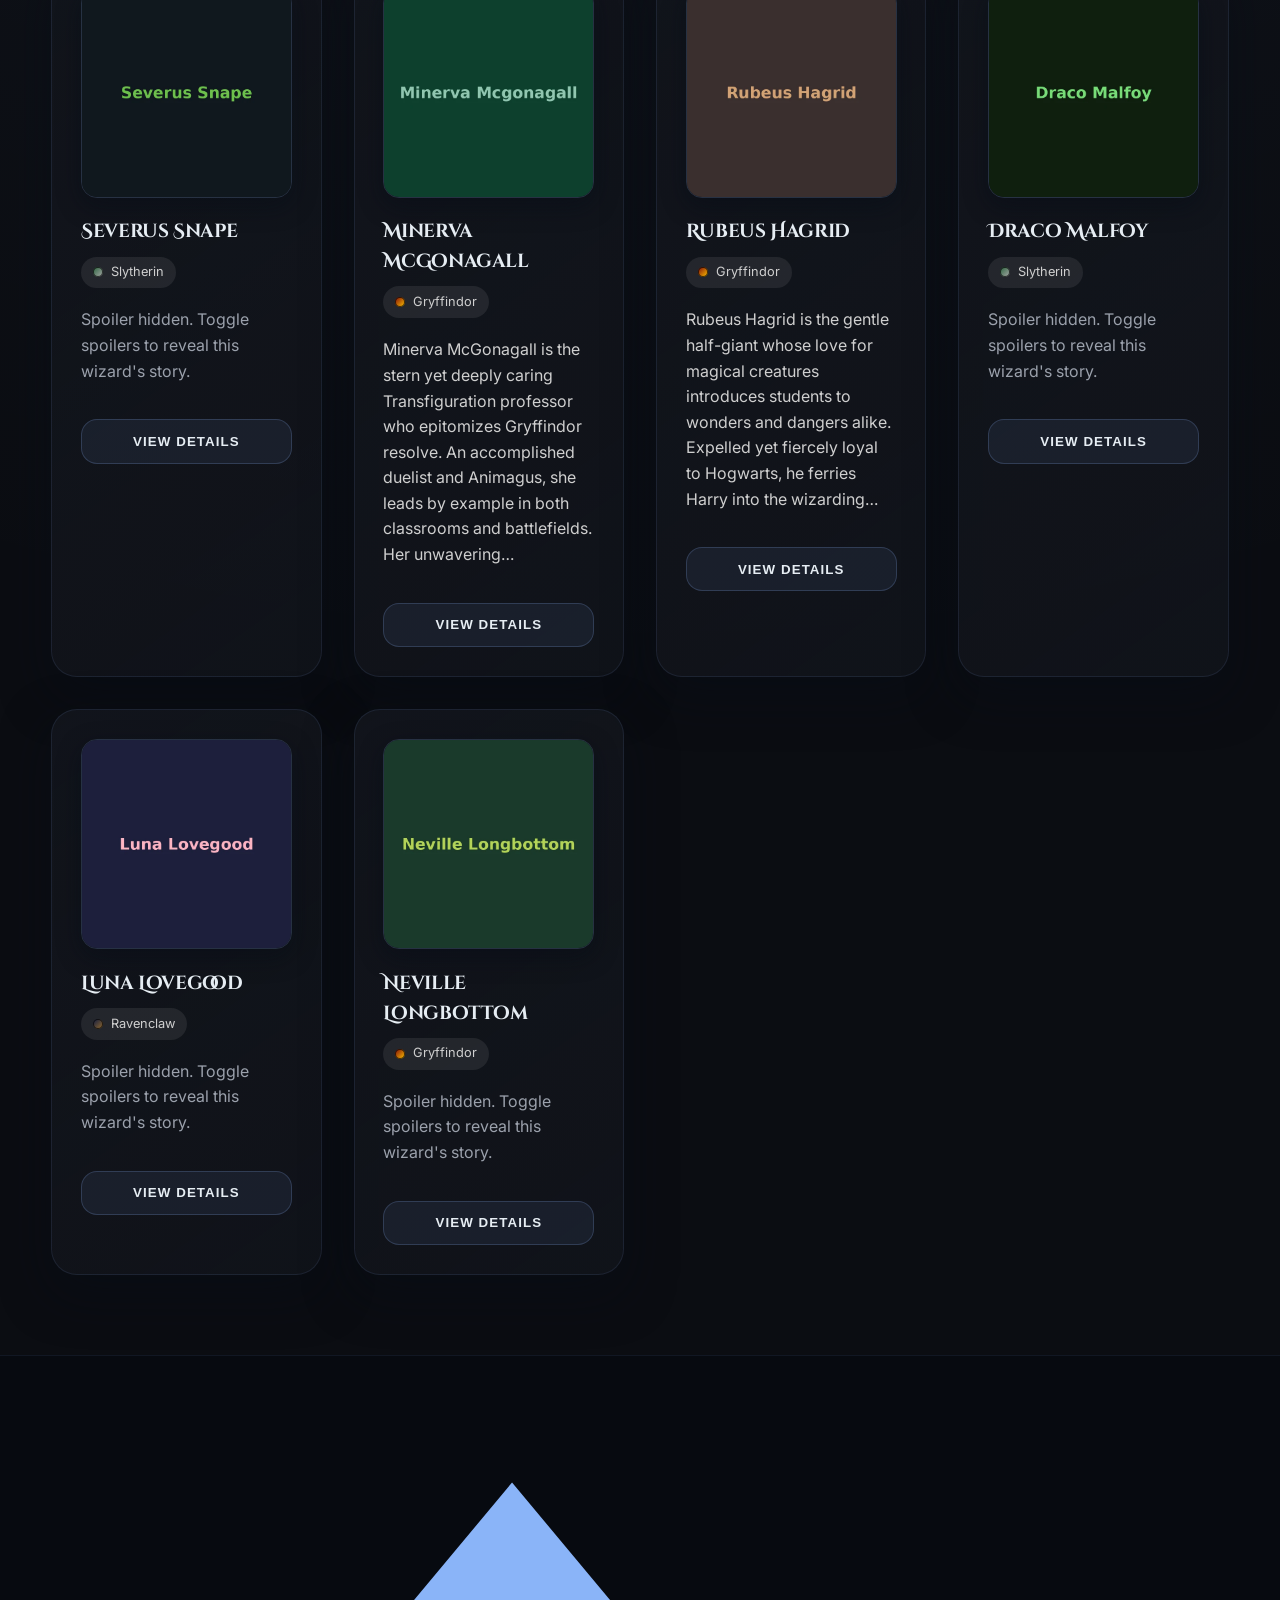
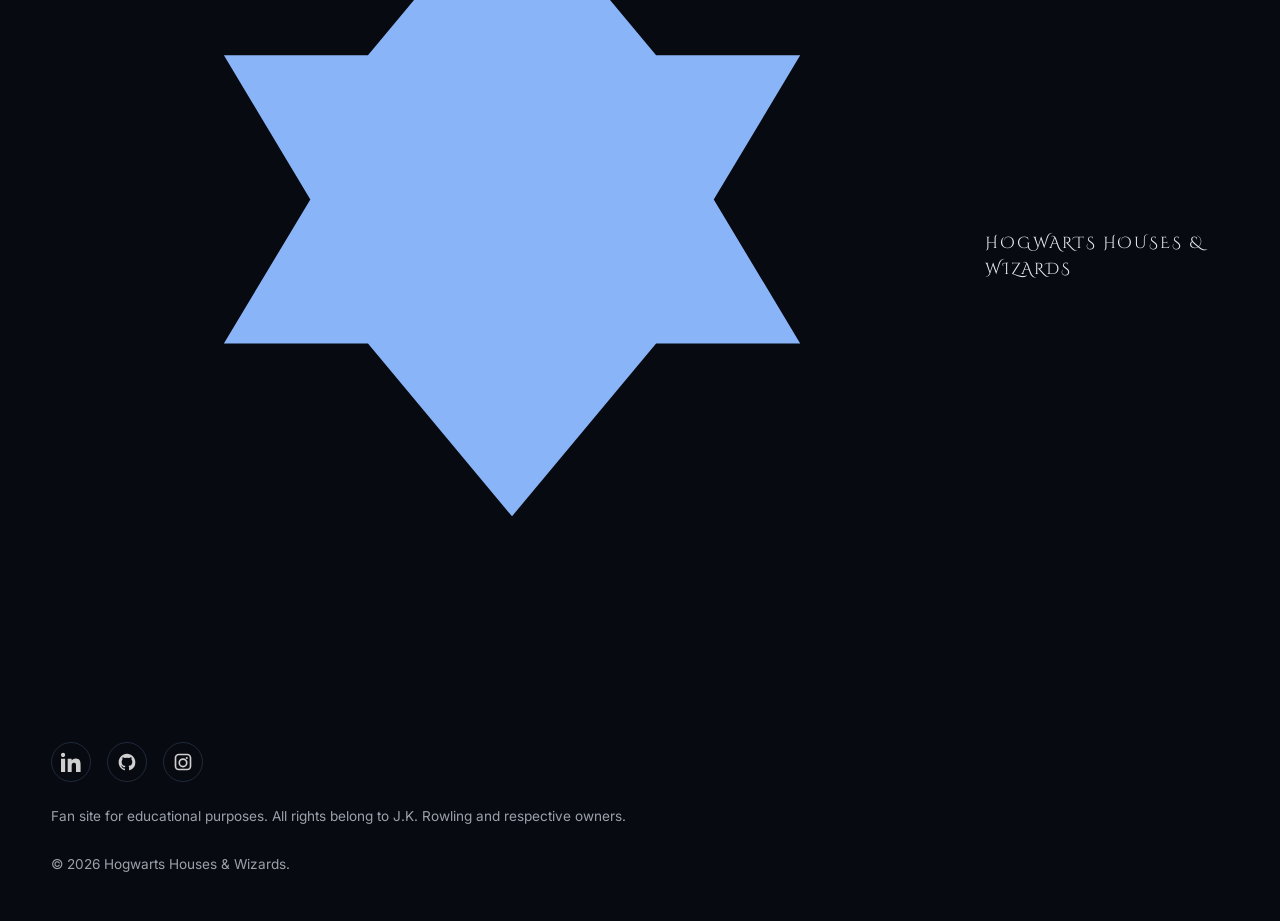
<file: tidy/HTML/public/characters.html>
<!DOCTYPE html>
<html lang="en">
  <head>
    <meta charset="utf-8">
    <meta name="viewport" content="width=device-width, initial-scale=1">
    <meta name="description" content="Meet the witches and wizards who defined Hogwarts history with spoiler-aware profiles.">
    <title>Wizards | Hogwarts Houses & Wizards</title>
    <link rel="preconnect" href="https://fonts.googleapis.com">
    <link rel="preconnect" href="https://fonts.gstatic.com" crossorigin>
    <link href="https://fonts.googleapis.com/css2?family=Cinzel+Decorative:wght@400;700&family=Inter:wght@400;500;600;700&display=swap" rel="stylesheet">
    <link rel="stylesheet" href="assets/css/styles.min.css">
  </head>
  <body data-page="characters">
    <a class="skip-link" href="#main">Skip to main content</a>
    <div class="page-wrapper">
      <header class="site-header" role="banner">
        <div class="container site-header-inner">
          <a class="brand" href="index.html">
            <svg role="img" aria-hidden="true" viewBox="0 0 64 64">
              <path fill="#8ab4f8" d="M32 6l10 12h10l-6 10 6 10h-10l-10 12-10-12H12l6-10-6-10h10z" />
            </svg>
            Hogwarts Houses & Wizards
          </a>
          <button class="nav-toggle" type="button" aria-expanded="false" aria-controls="primary-navigation">
            <span class="sr-only">Toggle navigation</span>
            <svg viewBox="0 0 24 24" aria-hidden="true">
              <path fill="currentColor" d="M3 6h18v2H3zm0 5h18v2H3zm0 5h18v2H3z" />
            </svg>
          </button>
          <nav id="primary-navigation" aria-label="Primary navigation">
            <ul class="nav-list">
              <li><a class="nav-link" href="index.html">Home</a></li>
              <li><a class="nav-link" href="houses.html">Houses</a></li>
              <li><a class="nav-link" href="characters.html">Wizards</a></li>
              <li><a class="nav-link" href="timeline.html">Timeline</a></li>
              <li><a class="nav-link" href="about.html">About</a></li>
            </ul>
          </nav>
        </div>
      </header>

      <main id="main">
        <section class="hero">
          <div class="container hero-inner">
            <div class="hero-copy fade-in-up">
              <h1 class="hero-title">Wizarding Profiles</h1>
              <p class="hero-subtitle">
                Browse Hogwarts legends across every house with spoiler safeguards you control.
              </p>
            </div>
          </div>
        </section>

        <section class="section">
          <div class="container">
            <div class="spoiler-banner" data-spoiler-banner>
              <p>This page may contain major plot spoilers.</p>
              <button type="button" data-action="dismiss-banner">Got it</button>
            </div>
            <div class="section-heading fade-in-up">
              <h2>Filter the Wizards</h2>
              <p>Search by name, filter by house or year, and reveal biographies on your terms.</p>
            </div>
            <form class="filters" aria-label="Wizard filters">
              <label for="wizard-search">Name or keyword
                <input class="input" type="search" id="wizard-search" name="wizard-search" placeholder="Search wizards">
              </label>
              <label for="wizard-house">House
                <select class="input" id="wizard-house" name="wizard-house">
                  <option value="all">All houses</option>
                  <option value="Gryffindor">Gryffindor</option>
                  <option value="Slytherin">Slytherin</option>
                  <option value="Ravenclaw">Ravenclaw</option>
                  <option value="Hufflepuff">Hufflepuff</option>
                </select>
              </label>
              <label for="wizard-year">School year
                <select class="input" id="wizard-year" name="wizard-year">
                  <option value="all">All years</option>
                  <option value="1892">1892</option>
                  <option value="1893">1893</option>
                  <option value="1894">1894</option>
                  <option value="1895">1895</option>
                  <option value="1896">1896</option>
                  <option value="1940">1940</option>
                  <option value="1941">1941</option>
                  <option value="1942">1942</option>
                  <option value="1947">1947</option>
                  <option value="1948">1948</option>
                  <option value="1949">1949</option>
                  <option value="1950">1950</option>
                  <option value="1951">1951</option>
                  <option value="1952">1952</option>
                  <option value="1971">1971</option>
                  <option value="1972">1972</option>
                  <option value="1973">1973</option>
                  <option value="1974">1974</option>
                  <option value="1975">1975</option>
                  <option value="1976">1976</option>
                  <option value="1977">1977</option>
                  <option value="1991">1991</option>
                  <option value="1992">1992</option>
                  <option value="1993">1993</option>
                  <option value="1994">1994</option>
                  <option value="1995">1995</option>
                  <option value="1996">1996</option>
                  <option value="1997">1997</option>
                </select>
              </label>
              <label class="inclusive-toggle">
                <input type="checkbox" id="spoiler-toggle" name="spoiler-toggle">
                <span>Show spoilers</span>
              </label>
            </form>
            <p class="search-results-count" id="wizard-results-count">10 wizards found</p>
            <div class="card-grid" data-wizards-grid></div>
          </div>
        </section>
      </main>

      <footer class="footer">
        <div class="container">
          <div class="footer-top">
            <a class="footer-brand" href="index.html">
              <svg role="img" aria-hidden="true" viewBox="0 0 64 64">
                <path fill="#8ab4f8" d="M32 6l10 12h10l-6 10 6 10h-10l-10 12-10-12H12l6-10-6-10h10z" />
              </svg>
              Hogwarts Houses & Wizards
            </a>
            <div class="footer-social" role="list">
              <a href="https://www.linkedin.com/in/your-username/" target="_blank" rel="noopener" aria-label="LinkedIn">
                <svg viewBox="0 0 24 24" width="20" height="20" aria-hidden="true">
                  <path fill="currentColor" d="M4.98 3.5C4.98 4.88 3.87 6 2.5 6S0 4.88 0 3.5 1.12 1 2.5 1s2.48 1.12 2.48 2.5zM0 8h5v16H0zM8 8h4.8v2.2h.1c.67-1.2 2.3-2.5 4.7-2.5 5 0 5.9 3.3 5.9 7.6V24H18v-7.2c0-1.7 0-3.9-2.4-3.9-2.4 0-2.8 1.8-2.8 3.8V24H8z" />
                </svg>
              </a>
              <a href="https://github.com/your-username" target="_blank" rel="noopener" aria-label="GitHub">
                <svg viewBox="0 0 24 24" width="20" height="20" aria-hidden="true">
                  <path fill="currentColor" d="M12 2C6.48 2 2 6.58 2 12.26c0 4.51 2.87 8.33 6.84 9.68.5.1.68-.22.68-.48 0-.24-.01-.87-.01-1.71-2.78.62-3.37-1.37-3.37-1.37-.45-1.18-1.11-1.49-1.11-1.49-.91-.64.07-.63.07-.63 1 .07 1.52 1.05 1.52 1.05.89 1.55 2.34 1.1 2.91.84.09-.66.35-1.1.63-1.35-2.22-.26-4.56-1.14-4.56-5.07 0-1.12.39-2.03 1.03-2.74-.1-.26-.45-1.3.1-2.71 0 0 .84-.27 2.75 1.04a9.28 9.28 0 0 1 5 0c1.91-1.31 2.75-1.04 2.75-1.04.55 1.41.2 2.45.1 2.71.64.71 1.03 1.62 1.03 2.74 0 3.94-2.34 4.8-4.57 5.06.36.32.68.94.68 1.89 0 1.37-.01 2.48-.01 2.81 0 .26.18.58.69.48A10.04 10.04 0 0 0 22 12.26C22 6.58 17.52 2 12 2z" />
                </svg>
              </a>
              <a href="https://www.instagram.com/your-username/" target="_blank" rel="noopener" aria-label="Instagram">
                <svg viewBox="0 0 24 24" width="20" height="20" aria-hidden="true">
                  <path fill="currentColor" d="M7 2C4.24 2 2 4.24 2 7v10c0 2.76 2.24 5 5 5h10c2.76 0 5-2.24 5-5V7c0-2.76-2.24-5-5-5H7zm10 2a3 3 0 0 1 3 3v10a3 3 0 0 1-3 3H7a3 3 0 0 1-3-3V7a3 3 0 0 1 3-3h10zm-5 3.5A5.5 5.5 0 1 0 17.5 13 5.51 5.51 0 0 0 12 7.5zm0 2A3.5 3.5 0 1 1 8.5 13 3.5 3.5 0 0 1 12 9.5zm5.75-2.25a1.25 1.25 0 1 1-1.25-1.25 1.25 1.25 0 0 1 1.25 1.25z" />
                </svg>
              </a>
            </div>
          </div>
          <div class="footer-bottom">
            <p>Fan site for educational purposes. All rights belong to J.K. Rowling and respective owners.</p>
            <p>&copy; <span id="current-year">2025</span> Hogwarts Houses & Wizards.</p>
          </div>
        </div>
      </footer>
    </div>
    <script type="module" src="assets/js/main.min.js"></script>
  </body>
</html>
</file>
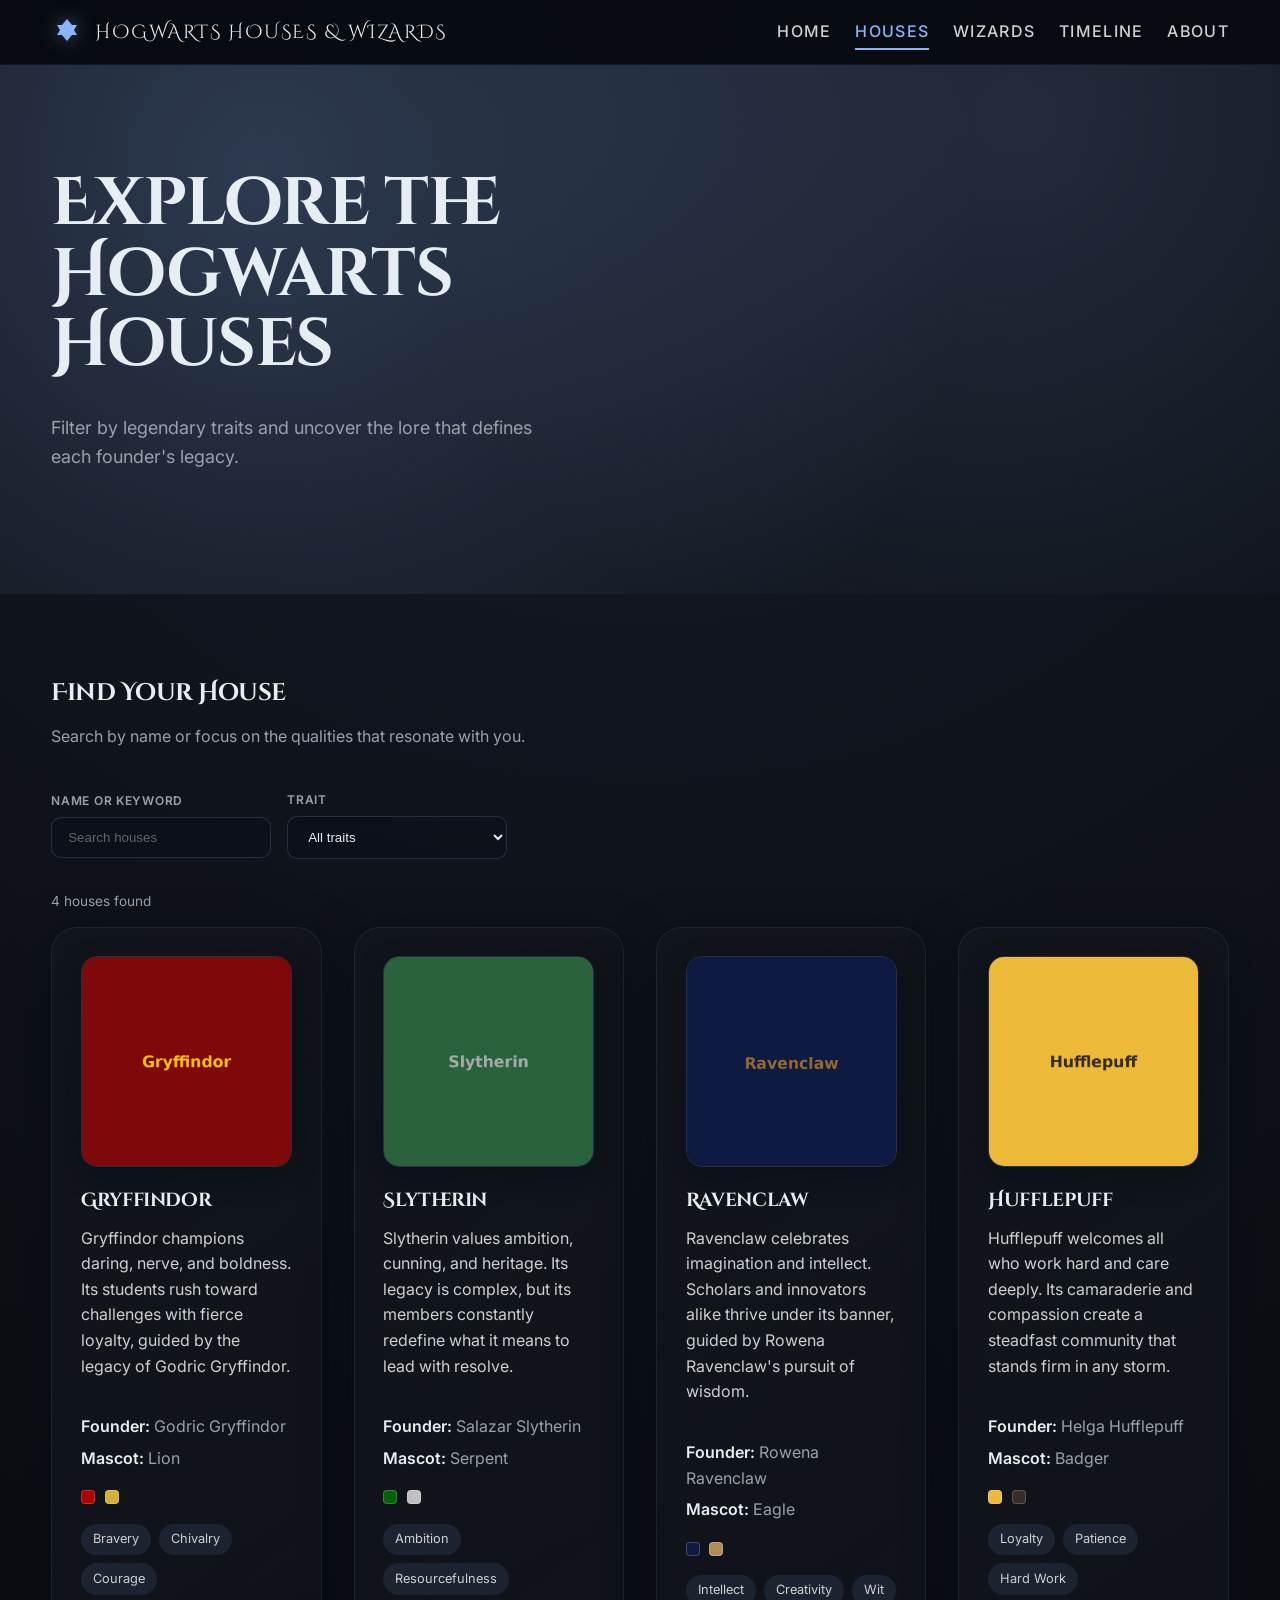
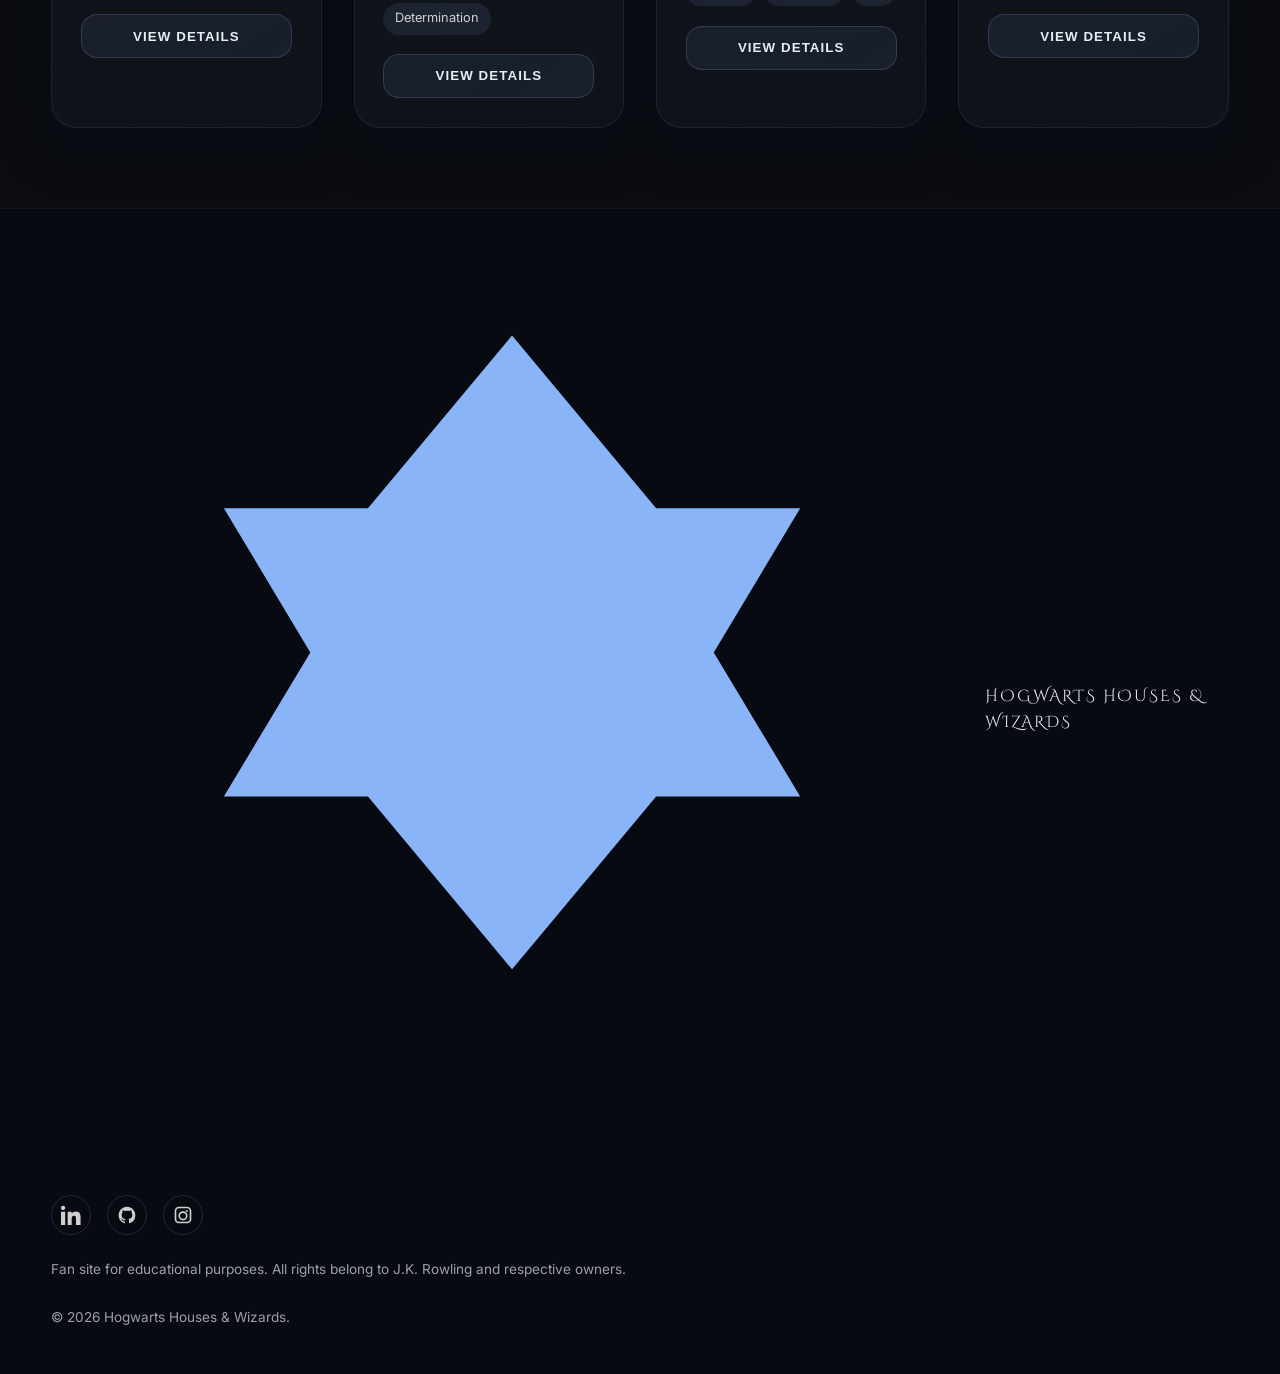
<file: tidy/HTML/public/houses.html>
<!DOCTYPE html>
<html lang="en">
  <head>
    <meta charset="utf-8">
    <meta name="viewport" content="width=device-width, initial-scale=1">
    <meta name="description" content="Search and explore every Hogwarts house, its founders, traits, and traditions.">
    <title>Houses | Hogwarts Houses & Wizards</title>
    <link rel="preconnect" href="https://fonts.googleapis.com">
    <link rel="preconnect" href="https://fonts.gstatic.com" crossorigin>
    <link href="https://fonts.googleapis.com/css2?family=Cinzel+Decorative:wght@400;700&family=Inter:wght@400;500;600;700&display=swap" rel="stylesheet">
    <link rel="stylesheet" href="assets/css/styles.min.css">
  </head>
  <body data-page="houses">
    <a class="skip-link" href="#main">Skip to main content</a>
    <div class="page-wrapper">
      <header class="site-header" role="banner">
        <div class="container site-header-inner">
          <a class="brand" href="index.html">
            <svg role="img" aria-hidden="true" viewBox="0 0 64 64">
              <path fill="#8ab4f8" d="M32 6l10 12h10l-6 10 6 10h-10l-10 12-10-12H12l6-10-6-10h10z" />
            </svg>
            Hogwarts Houses & Wizards
          </a>
          <button class="nav-toggle" type="button" aria-expanded="false" aria-controls="primary-navigation">
            <span class="sr-only">Toggle navigation</span>
            <svg viewBox="0 0 24 24" aria-hidden="true">
              <path fill="currentColor" d="M3 6h18v2H3zm0 5h18v2H3zm0 5h18v2H3z" />
            </svg>
          </button>
          <nav id="primary-navigation" aria-label="Primary navigation">
            <ul class="nav-list">
              <li><a class="nav-link" href="index.html">Home</a></li>
              <li><a class="nav-link" href="houses.html">Houses</a></li>
              <li><a class="nav-link" href="characters.html">Wizards</a></li>
              <li><a class="nav-link" href="timeline.html">Timeline</a></li>
              <li><a class="nav-link" href="about.html">About</a></li>
            </ul>
          </nav>
        </div>
      </header>

      <main id="main">
        <section class="hero">
          <div class="container hero-inner">
            <div class="hero-copy fade-in-up">
              <h1 class="hero-title">Explore the Hogwarts Houses</h1>
              <p class="hero-subtitle">
                Filter by legendary traits and uncover the lore that defines each founder's legacy.
              </p>
            </div>
          </div>
        </section>

        <section class="section">
          <div class="container">
            <div class="section-heading fade-in-up">
              <h2>Find Your House</h2>
              <p>Search by name or focus on the qualities that resonate with you.</p>
            </div>
            <form class="filters" aria-label="House filters">
              <label for="house-search">Name or keyword
                <input class="input" type="search" id="house-search" name="house-search" placeholder="Search houses">
              </label>
              <label for="house-trait">Trait
                <select class="input" id="house-trait" name="house-trait">
                  <option value="all">All traits</option>
                  <option value="Bravery">Bravery</option>
                  <option value="Chivalry">Chivalry</option>
                  <option value="Courage">Courage</option>
                  <option value="Ambition">Ambition</option>
                  <option value="Resourcefulness">Resourcefulness</option>
                  <option value="Determination">Determination</option>
                  <option value="Intellect">Intellect</option>
                  <option value="Creativity">Creativity</option>
                  <option value="Wit">Wit</option>
                  <option value="Loyalty">Loyalty</option>
                  <option value="Patience">Patience</option>
                  <option value="Hard Work">Hard Work</option>
                </select>
              </label>
            </form>
            <p class="search-results-count" id="house-results-count">4 houses found</p>
            <div class="card-grid" data-houses-grid></div>
          </div>
        </section>
      </main>

      <footer class="footer">
        <div class="container">
          <div class="footer-top">
            <a class="footer-brand" href="index.html">
              <svg role="img" aria-hidden="true" viewBox="0 0 64 64">
                <path fill="#8ab4f8" d="M32 6l10 12h10l-6 10 6 10h-10l-10 12-10-12H12l6-10-6-10h10z" />
              </svg>
              Hogwarts Houses & Wizards
            </a>
            <div class="footer-social" role="list">
              <a href="https://www.linkedin.com/in/your-username/" target="_blank" rel="noopener" aria-label="LinkedIn">
                <svg viewBox="0 0 24 24" width="20" height="20" aria-hidden="true">
                  <path fill="currentColor" d="M4.98 3.5C4.98 4.88 3.87 6 2.5 6S0 4.88 0 3.5 1.12 1 2.5 1s2.48 1.12 2.48 2.5zM0 8h5v16H0zM8 8h4.8v2.2h.1c.67-1.2 2.3-2.5 4.7-2.5 5 0 5.9 3.3 5.9 7.6V24H18v-7.2c0-1.7 0-3.9-2.4-3.9-2.4 0-2.8 1.8-2.8 3.8V24H8z" />
                </svg>
              </a>
              <a href="https://github.com/your-username" target="_blank" rel="noopener" aria-label="GitHub">
                <svg viewBox="0 0 24 24" width="20" height="20" aria-hidden="true">
                  <path fill="currentColor" d="M12 2C6.48 2 2 6.58 2 12.26c0 4.51 2.87 8.33 6.84 9.68.5.1.68-.22.68-.48 0-.24-.01-.87-.01-1.71-2.78.62-3.37-1.37-3.37-1.37-.45-1.18-1.11-1.49-1.11-1.49-.91-.64.07-.63.07-.63 1 .07 1.52 1.05 1.52 1.05.89 1.55 2.34 1.1 2.91.84.09-.66.35-1.1.63-1.35-2.22-.26-4.56-1.14-4.56-5.07 0-1.12.39-2.03 1.03-2.74-.1-.26-.45-1.3.1-2.71 0 0 .84-.27 2.75 1.04a9.28 9.28 0 0 1 5 0c1.91-1.31 2.75-1.04 2.75-1.04.55 1.41.2 2.45.1 2.71.64.71 1.03 1.62 1.03 2.74 0 3.94-2.34 4.8-4.57 5.06.36.32.68.94.68 1.89 0 1.37-.01 2.48-.01 2.81 0 .26.18.58.69.48A10.04 10.04 0 0 0 22 12.26C22 6.58 17.52 2 12 2z" />
                </svg>
              </a>
              <a href="https://www.instagram.com/your-username/" target="_blank" rel="noopener" aria-label="Instagram">
                <svg viewBox="0 0 24 24" width="20" height="20" aria-hidden="true">
                  <path fill="currentColor" d="M7 2C4.24 2 2 4.24 2 7v10c0 2.76 2.24 5 5 5h10c2.76 0 5-2.24 5-5V7c0-2.76-2.24-5-5-5H7zm10 2a3 3 0 0 1 3 3v10a3 3 0 0 1-3 3H7a3 3 0 0 1-3-3V7a3 3 0 0 1 3-3h10zm-5 3.5A5.5 5.5 0 1 0 17.5 13 5.51 5.51 0 0 0 12 7.5zm0 2A3.5 3.5 0 1 1 8.5 13 3.5 3.5 0 0 1 12 9.5zm5.75-2.25a1.25 1.25 0 1 1-1.25-1.25 1.25 1.25 0 0 1 1.25 1.25z" />
                </svg>
              </a>
            </div>
          </div>
          <div class="footer-bottom">
            <p>Fan site for educational purposes. All rights belong to J.K. Rowling and respective owners.</p>
            <p>&copy; <span id="current-year">2025</span> Hogwarts Houses & Wizards.</p>
          </div>
        </div>
      </footer>
    </div>
    <script type="module" src="assets/js/main.min.js"></script>
  </body>
</html>
</file>
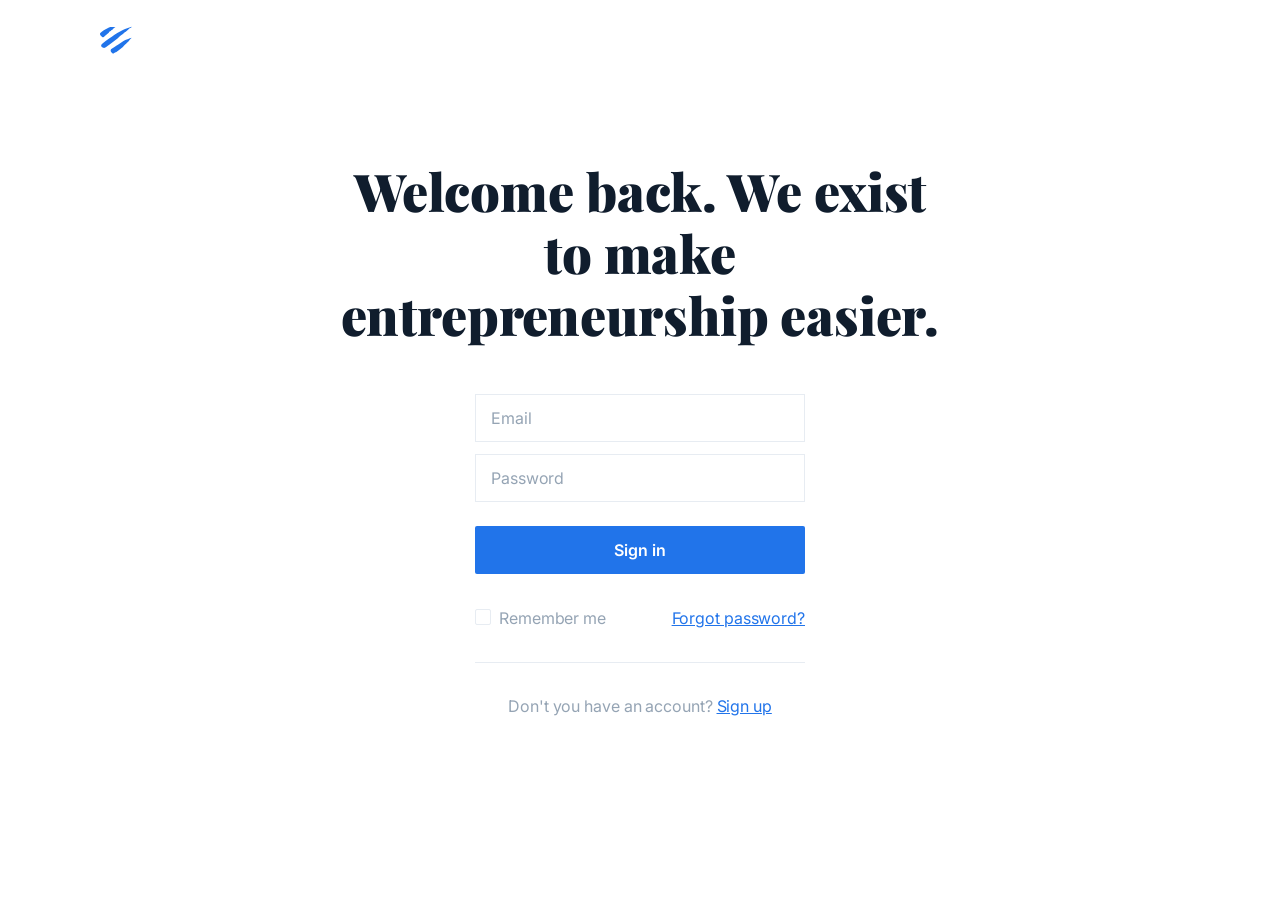
<file: tidy/HTML/public/login.html>
<!DOCTYPE html><html lang="en" class="no-js"><head><meta charset="utf-8"><meta http-equiv="X-UA-Compatible" content="IE=edge"><meta name="viewport" content="width=device-width,initial-scale=1"><title>Tidy Template</title><link rel="stylesheet" href="css/style.css"></head><body><div class="body-wrap"><header class="site-header"><div class="container"><div class="site-header-inner"><div class="brand"><h1 class="m-0"><a href="index.html"><img src="images/logo.svg" alt="Tidy" width="32" height="32"></a></h1></div></div></div></header><main class="site-content"><section class="signin section"><div class="container-xs"><div class="signin-inner section-inner"><div class="section-header center-content"><h1 class="m-0">Welcome back. We exist to make entrepreneurship easier.</h1></div><div class="tiles-wrap"><div class="tiles-item"><div class="tiles-item-inner"><form><fieldset><div class="mb-12"><label class="form-label screen-reader" for="email">Email</label> <input id="email" class="form-input" type="email" placeholder="Email" required></div><div class="mb-12"><label class="form-label screen-reader" for="password">Password</label> <input id="password" class="form-input" type="password" placeholder="Password" required></div><div class="mt-24 mb-32"><button class="button button-primary button-block">Sign in</button></div><div class="signin-footer mb-32"><label class="form-checkbox"><input type="checkbox" id="remember">Remember me</label> <a class="func-link text-xs" href="#">Forgot password?</a></div></fieldset></form><div class="signin-bottom has-top-divider"><div class="pt-32 text-xs center-content text-color-low">Don't you have an account? <a class="func-link" href="signup.html">Sign up</a></div></div></div></div></div></div></div></section></main></div><script src="js/main.min.js"></script></body></html>
</file>
<file: css/main.css>
/* Theme tokens */
:root {
  font-size: 16px;
  --bg: #0f1420;
  --surface: #121a2b;
  --text: #e9eefb;
  --muted: #9fb0d1;
  --accent: #2c7be5;
  --radius: 16px;
  --shadow: 0 10px 30px rgba(0, 0, 0, 0.35);
  color-scheme: dark;
}

html[data-theme='light'] {
  --bg: #f6f8fd;
  --surface: #ffffff;
  --text: #101623;
  --muted: #4b5a73;
  --accent: #1b5cd3;
  color-scheme: light;
  background: var(--bg);
}

*,
*::before,
*::after {
  box-sizing: border-box;
}

html,
body {
  height: 100%;
}

body {
  margin: 0;
  font-family: 'Inter', system-ui, -apple-system, BlinkMacSystemFont, 'Segoe UI', sans-serif;
  background: var(--bg);
  color: var(--text);
  line-height: 1.6;
  min-height: 100vh;
  display: flex;
  flex-direction: column;
}

body[data-page='404'] {
  justify-content: center;
}

a {
  color: var(--accent);
  text-decoration: none;
}

a:hover,
a:focus-visible {
  text-decoration: underline;
}

.skip-link {
  position: absolute;
  left: -999px;
  top: 1rem;
  padding: 0.5rem 1rem;
  background: var(--accent);
  color: #fff;
  border-radius: 999px;
  z-index: 1000;
}

.skip-link:focus {
  left: 1rem;
}

:focus-visible {
  outline: 3px solid var(--accent);
  outline-offset: 3px;
  border-radius: calc(var(--radius) / 2);
}

img {
  max-width: 100%;
  height: auto;
  display: block;
}

.container {
  width: min(1080px, 92vw);
  margin: 0 auto;
  padding: 3rem 0;
}

.site-header {
  background: rgba(18, 26, 43, 0.9);
  position: sticky;
  top: 0;
  z-index: 999;
  backdrop-filter: blur(12px);
  border-bottom: 1px solid rgba(255, 255, 255, 0.05);
}

.site-header .container {
  display: flex;
  align-items: center;
  justify-content: space-between;
  padding: 1rem 0;
}

.brand__link {
  font-family: 'DM Serif Display', serif;
  font-weight: 700;
  font-size: 1.45rem;
  color: var(--text);
}

.nav {
  list-style: none;
  display: flex;
  gap: 1rem;
  margin: 0;
  padding: 0;
}

.nav a {
  color: var(--muted);
  font-weight: 600;
  padding: 0.4rem 0.6rem;
  border-radius: 999px;
  transition: background 0.3s ease, color 0.3s ease;
}

.nav a[aria-current='page'] {
  background: rgba(44, 123, 229, 0.2);
  color: var(--text);
}

.nav a:hover,
.nav a:focus-visible {
  background: rgba(44, 123, 229, 0.25);
  color: var(--text);
}

.btn {
  display: inline-flex;
  align-items: center;
  justify-content: center;
  gap: 0.4rem;
  background: none;
  color: var(--text);
  border: 1px solid rgba(255, 255, 255, 0.15);
  border-radius: 999px;
  padding: 0.55rem 1.4rem;
  font-weight: 600;
  cursor: pointer;
  transition: transform 0.3s ease, background 0.3s ease, border-color 0.3s ease;
}

.btn-primary {
  background: var(--accent);
  color: #fff;
  border-color: transparent;
}

.btn-ghost {
  background: rgba(255, 255, 255, 0.06);
}

.btn:hover,
.btn:focus-visible {
  transform: translateY(-1px);
}

.btn-primary:hover,
.btn-primary:focus-visible {
  background: rgba(44, 123, 229, 0.85);
}

.btn-ghost:hover,
.btn-ghost:focus-visible {
  background: rgba(255, 255, 255, 0.12);
}

.hero {
  display: grid;
  gap: 2.5rem;
  padding-top: 2rem;
  padding-bottom: 2rem;
}

.hero__content h1 {
  font-family: 'DM Serif Display', serif;
  font-size: clamp(2.5rem, 3vw, 3.2rem);
  margin-bottom: 1rem;
}

.hero__actions {
  display: flex;
  gap: 1rem;
  flex-wrap: wrap;
  margin-top: 1.4rem;
}

.hero__visual {
  display: flex;
  align-items: center;
  justify-content: center;
}

.hero__orb {
  width: min(420px, 70vw);
  aspect-ratio: 1;
  background: radial-gradient(circle at center, rgba(44, 123, 229, 0.45), rgba(18, 26, 43, 0.1));
  border-radius: 50%;
  box-shadow: 0 0 160px rgba(44, 123, 229, 0.45);
}

.eyebrow {
  text-transform: uppercase;
  letter-spacing: 0.2em;
  font-size: 0.75rem;
  font-weight: 600;
}

.muted {
  color: var(--muted);
}

.section-header {
  margin-bottom: 2rem;
}

.section-header h1,
.section-header h2 {
  font-family: 'DM Serif Display', serif;
  margin-bottom: 0.35rem;
}

.cards-grid {
  margin-bottom: 4rem;
}

.grid {
  display: grid;
  gap: 1.5rem;
  grid-template-columns: repeat(auto-fit, minmax(220px, 1fr));
}

.card {
  background: var(--surface);
  border-radius: var(--radius);
  padding: 1.5rem;
  box-shadow: var(--shadow);
  border: 1px solid rgba(255, 255, 255, 0.05);
  transition: transform 0.35s ease, box-shadow 0.35s ease;
  display: flex;
  flex-direction: column;
  gap: 1rem;
  position: relative;
}

.card:focus-within,
.card:hover {
  transform: translateY(-4px);
  box-shadow: 0 14px 35px rgba(15, 20, 32, 0.55);
}

.card__title {
  font-family: 'DM Serif Display', serif;
  margin: 0;
  font-size: 1.4rem;
}

.card__img {
  background: rgba(255, 255, 255, 0.04);
  border-radius: calc(var(--radius) - 6px);
  padding: 0.75rem;
  display: flex;
  align-items: center;
  justify-content: center;
  min-height: 140px;
}

.card__img img {
  width: 120px;
  height: 120px;
  object-fit: contain;
  color: var(--accent);
}

.card__summary {
  font-size: 0.95rem;
  margin: 0;
}

.card__link {
  margin-top: auto;
  align-self: flex-start;
}

.chips {
  display: flex;
  flex-wrap: wrap;
  gap: 0.35rem;
  margin-top: 0.5rem;
}

.chip {
  padding: 0.18rem 0.6rem;
  border-radius: 999px;
  background: rgba(255, 255, 255, 0.08);
  font-size: 0.85rem;
  display: inline-flex;
  align-items: center;
  color: var(--text);
  transition: background 0.3s ease;
}

.chip img {
  width: 16px;
  height: 16px;
  object-fit: cover;
  border-radius: 50%;
  margin-right: 0.35rem;
}

.chip:hover,
.chip:focus-visible {
  background: rgba(44, 123, 229, 0.35);
}

.controls {
  display: grid;
  gap: 0.6rem;
  grid-template-columns: 1fr 180px 200px 110px 110px 170px;
  background: rgba(255, 255, 255, 0.02);
  border-radius: calc(var(--radius) - 4px);
  padding: 1rem;
  margin-bottom: 2rem;
}

.field {
  display: flex;
  flex-direction: column;
  gap: 0.4rem;
  font-size: 0.85rem;
}

.field__label {
  font-weight: 600;
  color: var(--muted);
}

.input {
  background: rgba(0, 0, 0, 0.18);
  border: 1px solid rgba(255, 255, 255, 0.1);
  border-radius: 12px;
  color: var(--text);
  padding: 0.55rem 0.75rem;
  font: inherit;
  transition: border 0.3s ease, background 0.3s ease;
}

.input::placeholder {
  color: rgba(233, 238, 251, 0.5);
}

.input:focus-visible,
.input:hover {
  border-color: rgba(44, 123, 229, 0.6);
  background: rgba(255, 255, 255, 0.05);
}

.site-footer {
  margin-top: auto;
  border-top: 1px solid rgba(255, 255, 255, 0.05);
  padding: 2rem 0 3rem;
}

.footer__inner {
  display: flex;
  flex-direction: column;
  gap: 1rem;
}

.social {
  list-style: none;
  display: flex;
  gap: 1.5rem;
  margin: 0;
  padding: 0;
}

.social a {
  color: var(--muted);
  font-weight: 600;
}

.social a:hover,
.social a:focus-visible {
  color: var(--text);
}

.not-found {
  padding-top: 6rem;
  padding-bottom: 6rem;
  display: flex;
  justify-content: center;
}

.card--404 {
  max-width: 420px;
  text-align: center;
}

.card--placeholder {
  align-items: center;
  text-align: center;
}

.prose {
  display: grid;
  gap: 2rem;
}

.prose article h2 {
  font-family: 'DM Serif Display', serif;
  margin-bottom: 0.3rem;
}

.prose ul {
  padding-left: 1.2rem;
}

.modal {
  position: fixed;
  inset: 0;
  background: rgba(0, 0, 0, 0.65);
  display: none;
  align-items: center;
  justify-content: center;
  padding: 2rem 1rem;
}

.modal[aria-hidden='false'] {
  display: flex;
}

.modal__panel {
  background: var(--surface);
  border-radius: var(--radius);
  width: min(680px, 95vw);
  max-height: min(720px, 90vh);
  overflow: auto;
  position: relative;
  padding: 2rem;
  box-shadow: var(--shadow);
  display: grid;
  gap: 1.5rem;
}

.modal__close {
  position: absolute;
  top: 1rem;
  right: 1rem;
}

.modal__media img {
  width: 160px;
  height: 160px;
  margin: 0 auto;
  color: var(--accent);
}

.modal__body h2 {
  font-family: 'DM Serif Display', serif;
  margin-bottom: 0.6rem;
}

.specs {
  display: grid;
  gap: 0.5rem;
  font-size: 0.95rem;
}

.specs strong {
  color: var(--muted);
  font-weight: 600;
}

.modal__body ul {
  margin: 0.6rem 0 0;
  padding-left: 1.2rem;
}

.modal__body h3 {
  font-size: 1.1rem;
  font-weight: 600;
  margin-bottom: 0.4rem;
}

.modal__body .chips {
  margin-top: 0;
}

[hidden] {
  display: none !important;
}

@media (max-width: 900px) {
  .controls {
    grid-template-columns: repeat(auto-fit, minmax(180px, 1fr));
  }
}

@media (max-width: 720px) {
  .site-header .container {
    flex-direction: column;
    align-items: stretch;
    gap: 1rem;
  }

  .nav {
    justify-content: center;
  }

  .hero {
    text-align: center;
  }

  .hero__actions {
    justify-content: center;
  }

  .hero__visual {
    display: none;
  }

  .modal__panel {
    padding: 1.5rem;
  }
}

@media (min-width: 900px) {
  .hero {
    grid-template-columns: 1.2fr 1fr;
    align-items: center;
  }

  .footer__inner {
    flex-direction: row;
    justify-content: space-between;
    align-items: center;
  }
}

@media (prefers-reduced-motion: reduce) {
  *,
  *::before,
  *::after {
    animation-duration: 0.01ms !important;
    animation-iteration-count: 1 !important;
    transition-duration: 0.01ms !important;
    scroll-behavior: auto !important;
  }
}
</file>
<file: tidy/HTML/public/css/style.css>
@import url("https://fonts.googleapis.com/css?family=Inter:400,500,600,700|Playfair+Display:700,900&display=swap");html{line-height:1.15;-ms-text-size-adjust:100%;-webkit-text-size-adjust:100%}body{margin:0}article,aside,footer,header,nav,section{display:block}h1{font-size:2em;margin:0.67em 0}figcaption,figure,main{display:block}figure{margin:1em 40px}hr{box-sizing:content-box;height:0;overflow:visible}pre{font-family:monospace, monospace;font-size:1em}a{background-color:transparent;-webkit-text-decoration-skip:objects}abbr[title]{border-bottom:none;text-decoration:underline;-webkit-text-decoration:underline dotted;text-decoration:underline dotted}b,strong{font-weight:inherit}b,strong{font-weight:bolder}code,kbd,samp{font-family:monospace, monospace;font-size:1em}dfn{font-style:italic}mark{background-color:#ff0;color:#000}small{font-size:80%}sub,sup{font-size:75%;line-height:0;position:relative;vertical-align:baseline}sub{bottom:-0.25em}sup{top:-0.5em}audio,video{display:inline-block}audio:not([controls]){display:none;height:0}img{border-style:none}svg:not(:root){overflow:hidden}button,input,optgroup,select,textarea{font-family:sans-serif;font-size:100%;line-height:1.15;margin:0}button,input{overflow:visible}button,select{text-transform:none}button,html [type="button"],[type="reset"],[type="submit"]{-webkit-appearance:button}button::-moz-focus-inner,[type="button"]::-moz-focus-inner,[type="reset"]::-moz-focus-inner,[type="submit"]::-moz-focus-inner{border-style:none;padding:0}button:-moz-focusring,[type="button"]:-moz-focusring,[type="reset"]:-moz-focusring,[type="submit"]:-moz-focusring{outline:1px dotted ButtonText}fieldset{padding:0.35em 0.75em 0.625em}legend{box-sizing:border-box;color:inherit;display:table;max-width:100%;padding:0;white-space:normal}progress{display:inline-block;vertical-align:baseline}textarea{overflow:auto}[type="checkbox"],[type="radio"]{box-sizing:border-box;padding:0}[type="number"]::-webkit-inner-spin-button,[type="number"]::-webkit-outer-spin-button{height:auto}[type="search"]{-webkit-appearance:textfield;outline-offset:-2px}[type="search"]::-webkit-search-cancel-button,[type="search"]::-webkit-search-decoration{-webkit-appearance:none}::-webkit-file-upload-button{-webkit-appearance:button;font:inherit}details,menu{display:block}summary{display:list-item}canvas{display:inline-block}template{display:none}[hidden]{display:none}@media (min-width: 641px){.has-animations [class*=reveal-]{opacity:0;will-change:opacity, transform}.has-animations .reveal-from-top{-webkit-transform:translateY(-10px);transform:translateY(-10px)}.has-animations .reveal-from-bottom{-webkit-transform:translateY(10px);transform:translateY(10px)}.has-animations .reveal-from-left{-webkit-transform:translateX(-10px);transform:translateX(-10px)}.has-animations .reveal-from-right{-webkit-transform:translateX(10px);transform:translateX(10px)}.has-animations .reveal-scale-up{-webkit-transform:scale(.95);transform:scale(.95)}.has-animations .reveal-scale-down{-webkit-transform:scale(1.05);transform:scale(1.05)}.has-animations .reveal-rotate-from-left{-webkit-transform:perspective(1000px) rotateY(-45deg);transform:perspective(1000px) rotateY(-45deg)}.has-animations .reveal-rotate-from-right{-webkit-transform:perspective(1000px) rotateY(45deg);transform:perspective(1000px) rotateY(45deg)}.has-animations.is-loaded [class*=reveal-]{-webkit-transition:opacity 1s cubic-bezier(0.39, 0.575, 0.565, 1),-webkit-transform 1s cubic-bezier(0.39, 0.575, 0.565, 1);transition:opacity 1s cubic-bezier(0.39, 0.575, 0.565, 1),-webkit-transform 1s cubic-bezier(0.39, 0.575, 0.565, 1);transition:opacity 1s cubic-bezier(0.39, 0.575, 0.565, 1),transform 1s cubic-bezier(0.39, 0.575, 0.565, 1);transition:opacity 1s cubic-bezier(0.39, 0.575, 0.565, 1),transform 1s cubic-bezier(0.39, 0.575, 0.565, 1),-webkit-transform 1s cubic-bezier(0.39, 0.575, 0.565, 1)}.has-animations.is-loaded [class*=reveal-].is-revealed{opacity:1;-webkit-transform:translate(0);transform:translate(0)}}html{box-sizing:border-box}*,*:before,*:after{box-sizing:inherit}body{background:#fff;-moz-osx-font-smoothing:grayscale;-webkit-font-smoothing:antialiased}hr{border:0;display:block;height:1px;background:#E7ECF2;margin-top:24px;margin-bottom:24px}ul,ol{margin-top:0;padding-left:24px}ul:not(:last-child),ol:not(:last-child){margin-bottom:24px}ul{list-style:disc}ol{list-style:decimal}li:not(:last-child){margin-bottom:12px}li>ul,li>ol{margin-top:12px;margin-bottom:0}dl{margin-top:0;margin-bottom:24px}dt{font-weight:600}dd{margin-left:24px;margin-bottom:24px}img,svg,video{display:block;height:auto;max-width:100%}figure{margin:48px 0}figcaption{padding:8px 0}table{font-size:16px;line-height:24px;letter-spacing:-0.1px;border-collapse:collapse;margin-bottom:24px;width:100%}tr{border-bottom:1px solid #E7ECF2}th{font-weight:600;text-align:left}th,td{padding:8px 16px}th:first-child,td:first-child{padding-left:0}th:last-child,td:last-child{padding-right:0}.invert-color hr{display:block;height:1px;background:rgba(98,113,131,0.24)}.invert-color tr{border-bottom:1px solid rgba(98,113,131,0.24)}html{font-size:20px;line-height:30px;letter-spacing:-0.1px}body{color:#627183;font-size:1rem}body,button,input,select,textarea{font-family:"Inter", sans-serif;font-weight:400}h1,h2,h3,h4,h5,h6,.h1,.h2,.h3,.h4,.h5,.h6{font-family:"Playfair Display", serif;font-weight:900;clear:both;color:#101D2D;word-wrap:break-word;overflow-wrap:break-word}h1,.h1{font-size:44px;line-height:54px}h2,.h2{font-size:32px;line-height:42px}h3,.h3{font-size:24px;line-height:34px;letter-spacing:-0.1px}h4,.h4{font-size:24px;line-height:34px;letter-spacing:-0.1px}h5,.h5{font-size:20px;line-height:30px;letter-spacing:-0.1px}h6,.h6,small,.text-sm{font-size:18px;line-height:28px;letter-spacing:-0.1px}.text-xs{font-size:16px;line-height:24px;letter-spacing:-0.1px}.text-xxs{font-size:14px;line-height:22px}figcaption{font-size:14px;line-height:22px}a:not(.button){color:#627183;text-decoration:underline}a:not(.button):hover,a:not(.button):active{color:#2174EA;outline:0;text-decoration:none}a.func-link{color:#2174EA}h1,.h1{margin-top:48px;margin-bottom:32px}h2,.h2{margin-top:48px;margin-bottom:32px}h3,.h3{margin-top:36px;margin-bottom:24px}h4,h5,h6,.h4,.h5,.h6{margin-top:24px;margin-bottom:24px}p{margin-top:0;margin-bottom:24px}dfn,cite,em,i{font-style:italic}blockquote{font-size:20px;line-height:30px;letter-spacing:-0.1px;margin-top:24px;margin-bottom:24px;margin-left:24px}blockquote::before{content:"\201C"}blockquote::after{content:"\201D"}blockquote p{display:inline}address{border-width:1px 0;border-style:solid;border-color:#E7ECF2;padding:24px 0;margin:0 0 24px}pre,pre h1,pre h2,pre h3,pre h4,pre h5,pre h6,pre .h1,pre .h2,pre .h3,pre .h4,pre .h5,pre .h6{font-family:"Courier 10 Pitch", Courier, monospace}pre,code,kbd,tt,var{background:#F3F5F8}pre{font-size:16px;line-height:24px;letter-spacing:-0.1px;max-width:100%;overflow:auto;padding:24px 24px;margin-top:24px;margin-bottom:24px}code,kbd,tt,var{font-family:Monaco, Consolas, "Andale Mono", "DejaVu Sans Mono", monospace;font-size:16px;line-height:24px;letter-spacing:-0.1px;padding:2px 4px}abbr,acronym{cursor:help}mark,ins{text-decoration:none}b,strong{font-weight:600}.invert-color{color:#95A4B4}.invert-color a:not(.button){color:#95A4B4;text-decoration:underline}.invert-color a:not(.button):hover,.invert-color a:not(.button):active{color:#2174EA;outline:0;text-decoration:none}.invert-color h1,.invert-color h2,.invert-color h3,.invert-color h4,.invert-color h5,.invert-color h6,.invert-color .h1,.invert-color .h2,.invert-color .h3,.invert-color .h4,.invert-color .h5,.invert-color .h6{color:#fff}.invert-color address{border-color:rgba(98,113,131,0.24)}.invert-color pre,.invert-color code,.invert-color kbd,.invert-color tt,.invert-color var{background:#0c1622}@media (max-width: 640px){.h1-mobile{font-size:44px;line-height:54px}.h2-mobile{font-size:32px;line-height:42px}.h3-mobile{font-size:24px;line-height:34px;letter-spacing:-0.1px}.h4-mobile{font-size:24px;line-height:34px;letter-spacing:-0.1px}.h5-mobile{font-size:20px;line-height:30px;letter-spacing:-0.1px}.h6-mobile{font-size:18px;line-height:28px;letter-spacing:-0.1px}}@media (min-width: 641px){h1,.h1{font-size:52px;line-height:62px}h2,.h2{font-size:44px;line-height:54px}h3,.h3{font-size:32px;line-height:42px}}.container,.container-sm,.container-xs{width:100%;margin:0 auto;padding-left:16px;padding-right:16px}@media (min-width: 481px){.container,.container-sm,.container-xs{padding-left:24px;padding-right:24px}}.container{max-width:1128px}.container-sm{max-width:944px}.container-xs{max-width:668px}[class*=container] [class*=container]{padding-left:0;padding-right:0}[class*=container] .container-sm{max-width:896px}[class*=container] .container-xs{max-width:620px}.button{display:-webkit-inline-box;display:inline-flex;font-size:16px;line-height:24px;letter-spacing:-0.1px;font-weight:600;padding:11px 31px;height:48px;text-decoration:none !important;color:#627183;background-color:#F3F5F8;border-width:1px;border-style:solid;border-color:#E7ECF2;border-radius:2px;cursor:pointer;-webkit-box-pack:center;justify-content:center;text-align:center;letter-spacing:inherit;white-space:nowrap;-webkit-transition:background .15s ease;transition:background .15s ease}.button:active{outline:0}.button:hover{background-color:#E7ECF2}.button.is-loading{position:relative;color:transparent !important;pointer-events:none}.button.is-loading::after{content:'';display:block;position:absolute;width:24px;height:24px;margin-left:-12px;margin-top:-12px;top:50%;left:50%;border:2px solid #627183;border-radius:50%;border-right-color:transparent !important;border-top-color:transparent !important;z-index:1;-webkit-animation:button-loading .6s infinite linear;animation:button-loading .6s infinite linear}.button[disabled]{cursor:not-allowed;color:#95A4B4;background-color:#E7ECF2 !important;border-color:rgba(0,0,0,0)}.button[disabled].is-loading::after{border-color:#95A4B4}.button-sm{padding:5px 23px;height:36px}.button-dark{color:#fff;background-color:#2d3a4b;border-color:rgba(0,0,0,0)}.button-dark:hover{background-color:#334155}.button-dark.is-loading::after{border-color:#fff}.button-primary{color:#fff;background-color:#2174EA;border-color:rgba(0,0,0,0)}.button-primary:hover{background-color:#2f7deb}.button-primary.is-loading::after{border-color:#fff}.button-secondary{color:#fff;background-color:#2BBF96;border-color:rgba(0,0,0,0)}.button-secondary:hover{background-color:#2ecba0}.button-secondary.is-loading::after{border-color:#fff}.button-block{display:-webkit-box;display:flex;width:100%}.button-group{display:-webkit-box;display:flex;flex-wrap:wrap;-webkit-box-align:center;align-items:center;margin-right:-8px;margin-left:-8px;margin-top:-8px}.button-group:last-of-type{margin-bottom:-8px}.button-group:not(:last-of-type){margin-bottom:8px}.button-group>[class*=button]{margin:8px}@media (max-width: 640px){.button-wide-mobile{width:100%;max-width:280px}}@-webkit-keyframes button-loading{0%{-webkit-transform:rotate(0);transform:rotate(0)}100%{-webkit-transform:rotate(360deg);transform:rotate(360deg)}}@keyframes button-loading{0%{-webkit-transform:rotate(0);transform:rotate(0)}100%{-webkit-transform:rotate(360deg);transform:rotate(360deg)}}fieldset{padding:0;margin:0;border:0}.form-label,.form-switch,.form-slider{color:#627183;font-weight:500}.form-label{font-size:14px;line-height:22px}.form-input,.form-select,.form-checkbox input,.form-radio input{-moz-appearance:none;-webkit-appearance:none;background-color:#fff;border-width:1px;border-style:solid;border-color:#E7ECF2}.form-input:hover,.form-select:hover,.form-checkbox input:hover,.form-radio input:hover{border-color:#d6dfe9}.form-input:active,.form-input:focus,.form-select:active,.form-select:focus,.form-checkbox input:active,.form-checkbox input:focus,.form-radio input:active,.form-radio input:focus{outline:none;border-color:#95A4B4}.form-input[disabled],.form-select[disabled],.form-checkbox input[disabled],.form-radio input[disabled]{cursor:not-allowed;background-color:#F3F5F8;border-color:#F3F5F8}.form-input.form-error,.form-select.form-error,.form-checkbox input.form-error,.form-radio input.form-error{border-color:#FF6157}.form-input.form-warning,.form-select.form-warning,.form-checkbox input.form-warning,.form-radio input.form-warning{border-color:#FFB471}.form-input.form-success,.form-select.form-success,.form-checkbox input.form-success,.form-radio input.form-success{border-color:#2BBF96}.form-input,.form-select{display:block;font-size:16px;line-height:24px;letter-spacing:-0.1px;padding:11px 15px;height:48px;border-radius:0;color:#101D2D;box-shadow:none;max-width:100%;width:100%}.form-input::-webkit-input-placeholder{color:#95A4B4}.form-input::-moz-placeholder{color:#95A4B4}.form-input:-ms-input-placeholder{color:#95A4B4}.form-input::-ms-input-placeholder{color:#95A4B4}.form-input::placeholder{color:#95A4B4}.form-input::-ms-input-placeholder{color:#95A4B4}textarea.form-input{height:auto;resize:vertical}.form-select{padding-right:46px;background-image:url("data:image/svg+xml;charset=US-ASCII,%3Csvg%20viewBox%3D%220%200%2016%2016%22%20xmlns%3D%22http%3A%2F%2Fwww.w3.org%2F2000%2Fsvg%22%3E%3Cpath%20d%3D%22M8%2011.4L2.6%206%204%204.6l4%204%204-4L13.4%206%208%2011.4z%22%20fill%3D%22%23627183%22%20fill-rule%3D%22evenodd%22%2F%3E%3C%2Fsvg%3E");background-position:right 15px center;background-repeat:no-repeat;background-size:16px 16px}.form-select-sm{padding-right:38px;background-position:right 11px center}.form-select-sm,.form-input-sm{padding:5px 11px;height:36px}.has-icon-left,.has-icon-right{position:relative}.has-icon-left svg,.has-icon-right svg{pointer-events:none;position:absolute;top:50%;-webkit-transform:translateY(-50%);transform:translateY(-50%)}.has-icon-left .form-input{padding-left:46px}.has-icon-left .form-input+svg{left:15px}.has-icon-left .form-input-sm{padding-left:38px}.has-icon-left .form-input-sm+svg{left:11px}.has-icon-right .form-input{padding-right:46px}.has-icon-right .form-input+svg{right:15px}.has-icon-right .form-input-sm{padding-right:38px}.has-icon-right .form-input-sm+svg{right:11px}.form-checkbox,.form-radio,.form-switch{cursor:pointer}.form-checkbox,.form-radio,.form-switch,.form-slider{font-size:16px;line-height:24px;letter-spacing:-0.1px}.form-checkbox,.form-radio{color:#95A4B4}.form-checkbox,.form-radio{position:relative;padding-left:24px}.form-checkbox input,.form-radio input{position:absolute;left:0;top:3px;width:16px;height:16px;cursor:pointer}.form-checkbox input:checked,.form-radio input:checked{background-color:#2174EA !important;border-color:#2174EA !important;background-position:50%}.form-checkbox input{border-radius:2px}.form-checkbox input:checked{background-image:url([data-uri])}.form-radio input{border-radius:50%}.form-radio input:checked{background-image:url([data-uri])}.form-switch{display:-webkit-inline-box;display:inline-flex;-webkit-box-align:center;align-items:center;-webkit-user-select:none;-moz-user-select:none;-ms-user-select:none;user-select:none}.form-switch input{clip:rect(0, 0, 0, 0);height:1px;margin:-1px;overflow:hidden;position:absolute;width:1px}.form-switch .form-switch-icon{display:block;position:relative;min-width:60px;width:60px;height:32px;border-radius:16px;background:#95A4B4}.form-switch .form-switch-icon::before{content:'';display:block;position:absolute;top:2px;left:2px;width:28px;height:28px;border-radius:14px;background:#fff;-webkit-transition:all .15s ease-out;transition:all .15s ease-out}.form-switch input:checked+.form-switch-icon{background:#2174EA}.form-switch input:checked+.form-switch-icon::before{left:30px}.form-switch>span:not(.form-switch-icon){-webkit-box-ordinal-group:0;order:-1;margin-right:12px}.form-switch>span:not(.form-switch-icon):last-child{-webkit-box-ordinal-group:initial;order:initial;margin-left:12px;margin-right:0}.form-slider>span{display:block}.form-slider input[type=range]{-moz-appearance:none;-webkit-appearance:none;background:#E7ECF2;border-radius:3px;height:6px;width:100%;margin-top:15px;margin-bottom:15px;outline:none}.form-slider input[type=range]::-webkit-slider-thumb{appearance:none;-webkit-appearance:none;background-color:#2174EA;background-image:url("data:image/svg+xml;charset=US-ASCII,%3Csvg%20width%3D%2212%22%20height%3D%228%22%20xmlns%3D%22http%3A%2F%2Fwww.w3.org%2F2000%2Fsvg%22%3E%3Cpath%20d%3D%22M8%20.5v7L12%204zM0%204l4%203.5v-7z%22%20fill%3D%22%23fff%22%20fill-rule%3D%22nonzero%22%2F%3E%3C%2Fsvg%3E");background-position:center;background-repeat:no-repeat;border:0;border-radius:50%;cursor:pointer;height:36px;width:36px}.form-slider input[type=range]::-moz-range-thumb{background-color:#2174EA;background-image:url("data:image/svg+xml;charset=US-ASCII,%3Csvg%20width%3D%2212%22%20height%3D%228%22%20xmlns%3D%22http%3A%2F%2Fwww.w3.org%2F2000%2Fsvg%22%3E%3Cpath%20d%3D%22M8%20.5v7L12%204zM0%204l4%203.5v-7z%22%20fill%3D%22%23fff%22%20fill-rule%3D%22nonzero%22%2F%3E%3C%2Fsvg%3E");background-position:center;background-repeat:no-repeat;border:0;border:none;border-radius:50%;cursor:pointer;height:36px;width:36px}.form-slider input[type=range]::-ms-thumb{background-color:#2174EA;background-image:url("data:image/svg+xml;charset=US-ASCII,%3Csvg%20width%3D%2212%22%20height%3D%228%22%20xmlns%3D%22http%3A%2F%2Fwww.w3.org%2F2000%2Fsvg%22%3E%3Cpath%20d%3D%22M8%20.5v7L12%204zM0%204l4%203.5v-7z%22%20fill%3D%22%23fff%22%20fill-rule%3D%22nonzero%22%2F%3E%3C%2Fsvg%3E");background-position:center;background-repeat:no-repeat;border:0;border-radius:50%;cursor:pointer;height:36px;width:36px}.form-slider input[type=range]::-moz-focus-outer{border:0}.invert-color .form-select{background-image:url("data:image/svg+xml;charset=US-ASCII,%3Csvg%20viewBox%3D%220%200%2016%2016%22%20xmlns%3D%22http%3A%2F%2Fwww.w3.org%2F2000%2Fsvg%22%3E%3Cpath%20d%3D%22M8%2011.4L2.6%206%204%204.6l4%204%204-4L13.4%206%208%2011.4z%22%20fill%3D%22%2395A4B4%22%20fill-rule%3D%22evenodd%22%2F%3E%3C%2Fsvg%3E")}.invert-color .form-checkbox input:checked,.invert-color .form-radio input:checked{background-color:!important;border-color:!important}.invert-color .form-slider input[type=range]{background:#2d3a4b}.invert-color .form-slider input[type=range]::-webkit-slider-thumb{background-color:#fff;background-image:url("data:image/svg+xml;charset=US-ASCII,%3Csvg%20width%3D%2212%22%20height%3D%228%22%20xmlns%3D%22http%3A%2F%2Fwww.w3.org%2F2000%2Fsvg%22%3E%3Cpath%20d%3D%22M8%20.5v7L12%204zM0%204l4%203.5v-7z%22%20fill%3D%22%232174EA%22%20fill-rule%3D%22nonzero%22%2F%3E%3C%2Fsvg%3E")}.invert-color .form-slider input[type=range]::-moz-range-thumb{background-color:#fff;background-image:url("data:image/svg+xml;charset=US-ASCII,%3Csvg%20width%3D%2212%22%20height%3D%228%22%20xmlns%3D%22http%3A%2F%2Fwww.w3.org%2F2000%2Fsvg%22%3E%3Cpath%20d%3D%22M8%20.5v7L12%204zM0%204l4%203.5v-7z%22%20fill%3D%22%232174EA%22%20fill-rule%3D%22nonzero%22%2F%3E%3C%2Fsvg%3E")}.invert-color .form-slider input[type=range]::-ms-thumb{background-color:#fff;background-image:url("data:image/svg+xml;charset=US-ASCII,%3Csvg%20width%3D%2212%22%20height%3D%228%22%20xmlns%3D%22http%3A%2F%2Fwww.w3.org%2F2000%2Fsvg%22%3E%3Cpath%20d%3D%22M8%20.5v7L12%204zM0%204l4%203.5v-7z%22%20fill%3D%22%232174EA%22%20fill-rule%3D%22nonzero%22%2F%3E%3C%2Fsvg%3E")}.form-group{display:-webkit-box;display:flex}.form-group .form-input{-webkit-box-flex:1;flex-grow:1;flex-shrink:1;margin-right:12px}.form-group .button{padding-left:24px;padding-right:24px;flex-shrink:0}.form-hint{font-size:14px;line-height:22px;margin-top:8px}@media (max-width: 640px){.form-group-desktop .form-input{margin-bottom:12px}.form-group-desktop .button{width:100%}}@media (min-width: 641px){.form-group-desktop{display:-webkit-box;display:flex}.form-group-desktop .form-input{-webkit-box-flex:1;flex-grow:1;flex-shrink:1;margin-right:12px}.form-group-desktop .button{padding-left:24px;padding-right:24px;flex-shrink:0}}.header-nav-toggle{background:transparent;border:0;outline:0;padding:0;cursor:pointer}.hamburger,.hamburger-inner{display:block;pointer-events:none}.hamburger{position:relative;width:24px;height:24px}.hamburger-inner,.hamburger-inner::before,.hamburger-inner::after{width:24px;height:2px;position:absolute;background:#627183}.invert-color .hamburger-inner,.invert-color .hamburger-inner::before,.invert-color .hamburger-inner::after{background:#95A4B4}.hamburger-inner{top:50%;margin-top:-1px;-webkit-transition-duration:0.22s;transition-duration:0.22s;-webkit-transition-timing-function:cubic-bezier(0.55, 0.055, 0.675, 0.19);transition-timing-function:cubic-bezier(0.55, 0.055, 0.675, 0.19)}.hamburger-inner::before,.hamburger-inner::after{content:'';display:block}.hamburger-inner::before{top:-7px;-webkit-transition:top 0.1s 0.25s ease-in, opacity 0.1s ease-in;transition:top 0.1s 0.25s ease-in, opacity 0.1s ease-in}.hamburger-inner::after{bottom:-7px;-webkit-transition:bottom 0.1s 0.25s ease-in,width 0.1s 0.25s ease-in,-webkit-transform 0.22s cubic-bezier(0.55, 0.055, 0.675, 0.19);transition:bottom 0.1s 0.25s ease-in,width 0.1s 0.25s ease-in,-webkit-transform 0.22s cubic-bezier(0.55, 0.055, 0.675, 0.19);transition:bottom 0.1s 0.25s ease-in,transform 0.22s cubic-bezier(0.55, 0.055, 0.675, 0.19),width 0.1s 0.25s ease-in;transition:bottom 0.1s 0.25s ease-in,transform 0.22s cubic-bezier(0.55, 0.055, 0.675, 0.19),width 0.1s 0.25s ease-in,-webkit-transform 0.22s cubic-bezier(0.55, 0.055, 0.675, 0.19)}.off-nav-is-active .hamburger-inner{-webkit-transform:rotate(225deg);transform:rotate(225deg);-webkit-transition-delay:0.12s;transition-delay:0.12s;-webkit-transition-timing-function:cubic-bezier(0.215, 0.61, 0.355, 1);transition-timing-function:cubic-bezier(0.215, 0.61, 0.355, 1)}.off-nav-is-active .hamburger-inner::before{top:0;opacity:0;-webkit-transition:top 0.1s ease-out, opacity 0.1s 0.12s ease-out;transition:top 0.1s ease-out, opacity 0.1s 0.12s ease-out}.off-nav-is-active .hamburger-inner::after{width:24px;bottom:0;-webkit-transform:rotate(-90deg);transform:rotate(-90deg);-webkit-transition:bottom 0.1s ease-out,width 0.1s ease-out,-webkit-transform 0.22s 0.12s cubic-bezier(0.215, 0.61, 0.355, 1);transition:bottom 0.1s ease-out,width 0.1s ease-out,-webkit-transform 0.22s 0.12s cubic-bezier(0.215, 0.61, 0.355, 1);transition:bottom 0.1s ease-out,transform 0.22s 0.12s cubic-bezier(0.215, 0.61, 0.355, 1),width 0.1s ease-out;transition:bottom 0.1s ease-out,transform 0.22s 0.12s cubic-bezier(0.215, 0.61, 0.355, 1),width 0.1s ease-out,-webkit-transform 0.22s 0.12s cubic-bezier(0.215, 0.61, 0.355, 1)}.accordion li{position:relative}.accordion li::before{content:'';position:absolute;top:0;left:0;width:100%;display:block;height:1px;background:#E7ECF2}.accordion li:last-of-type{position:relative}.accordion li:last-of-type::after{content:'';position:absolute;bottom:0;left:0;width:100%;display:block;height:1px;background:#E7ECF2}.invert-color .accordion li{position:relative}.invert-color .accordion li::before{content:'';position:absolute;top:0;left:0;width:100%;display:block;height:1px;background:rgba(98,113,131,0.24)}.invert-color .accordion li:last-of-type{position:relative}.invert-color .accordion li:last-of-type::after{content:'';position:absolute;bottom:0;left:0;width:100%;display:block;height:1px;background:rgba(98,113,131,0.24)}.accordion-header{display:-webkit-box;display:flex;-webkit-box-pack:justify;justify-content:space-between;-webkit-box-align:center;align-items:center;padding-top:24px;padding-bottom:24px;cursor:pointer}.accordion-header span{width:calc(100% - (16px * 2))}.accordion-content{max-height:0;opacity:0;overflow:hidden;-webkit-transition:max-height .15s ease-in-out,opacity .15s;transition:max-height .15s ease-in-out,opacity .15s}.is-active .accordion-content{opacity:1}.accordion-content p:last-child{margin-bottom:24px}.accordion-icon{position:relative;width:16px;height:16px}.accordion-icon::before,.accordion-icon::after{content:'';position:absolute;background:#2174EA;-webkit-transition:-webkit-transform .25s ease-out;transition:-webkit-transform .25s ease-out;transition:transform .25s ease-out;transition:transform .25s ease-out, -webkit-transform .25s ease-out}.invert-color .accordion-icon::before,.invert-color .accordion-icon::after{background:#95A4B4}.accordion-icon::before{top:0;left:50%;width:2px;height:100%;margin-left:-1px}.accordion-icon::after{top:50%;left:0;width:100%;height:2px;margin-top:-1px}.is-active .accordion-icon{cursor:pointer}.is-active .accordion-icon::before{-webkit-transform:rotate(90deg);transform:rotate(90deg)}.is-active .accordion-icon::after{-webkit-transform:rotate(180deg);transform:rotate(180deg)}.modal,.modal::before{bottom:0;left:0;right:0;top:0}.modal{display:none;-webkit-box-align:center;align-items:center;-webkit-box-orient:vertical;-webkit-box-direction:normal;flex-direction:column;-webkit-box-pack:center;justify-content:center;overflow:hidden;position:fixed;z-index:40}.modal.modal-video .modal-inner{padding:0;max-width:1024px}.modal::before,.modal .modal-inner{display:none}.modal::before{content:'';position:absolute;background-color:rgba(16,29,45,0.48)}.modal.is-active{display:-webkit-box;display:flex}.modal.is-active::before,.modal.is-active .modal-inner{display:block}.modal.is-active .modal-inner{-webkit-animation:slideUpInModal .15s ease-in-out both;animation:slideUpInModal .15s ease-in-out both}.modal.is-active::before{-webkit-animation:slideUpInModalBg .15s ease-in-out both;animation:slideUpInModalBg .15s ease-in-out both}.modal-inner{max-height:calc(100vh - 16px * 2);overflow:auto;position:relative;width:calc(100%  - ( 16px * 2 ));max-width:480px;margin-left:16px;margin-right:16px;background:#fff}.modal-content{padding:40px 16px}.modal-close{background:transparent;border:0;outline:0;padding:0;cursor:pointer;position:absolute;right:16px;top:16px;width:16px;height:16px}.modal-close::before,.modal-close::after{content:'';display:block;position:absolute;top:50%;left:50%;margin-top:-1px;margin-left:-8px;width:16px;height:2px;background:#95A4B4}.modal-close::before{-webkit-transform:rotate(225deg);transform:rotate(225deg)}.modal-close::after{-webkit-transform:rotate(-45deg);transform:rotate(-45deg)}.modal-close:hover::before,.modal-close:hover::after{background:#627183}@media (min-width: 641px){.modal-inner{margin:0 auto;max-height:calc(100vh - 48px * 2)}.modal-content{padding-left:32px;padding-right:32px}}@-webkit-keyframes slideUpInModal{0%{opacity:0;-webkit-transform:translateY(-24px);transform:translateY(-24px)}to{opacity:1;-webkit-transform:translateY(0);transform:translateY(0)}}@keyframes slideUpInModal{0%{opacity:0;-webkit-transform:translateY(-24px);transform:translateY(-24px)}to{opacity:1;-webkit-transform:translateY(0);transform:translateY(0)}}@-webkit-keyframes slideUpInModalBg{0%{opacity:0}to{opacity:1}}@keyframes slideUpInModalBg{0%{opacity:0}to{opacity:1}}.carousel-item.is-loading:not(.is-active){display:block;position:absolute;visibility:hidden;opacity:0}.carousel-item:not(.is-active){display:none !important}.carousel-bullets{display:-webkit-inline-box;display:inline-flex}.carousel-bullet{display:block;position:relative;width:20px;height:20px;padding:0;cursor:pointer;line-height:0;border:none;background:transparent}.carousel-bullet::before{content:'';position:absolute;left:6px;top:6px;background:#F3F5F8;width:8px;height:8px;border-radius:50%;-webkit-transition:background .25s ease;transition:background .25s ease}.carousel-bullet:focus{outline:none}.carousel-bullet.is-active::before{background:#2174EA}.carousel-bullet:hover::before{background:#E7ECF2}.invert-color .carousel-bullet::before{background:#627183}.invert-color .carousel-bullet.is-active::before{background:#2174EA}.invert-color .carousel-bullet:hover::before{background:#95A4B4}.tab-list{position:relative;display:-webkit-box;display:flex;-webkit-box-pack:start;justify-content:flex-start;-webkit-box-flex:1;flex-grow:1;flex-shrink:0;margin-bottom:0 !important;white-space:nowrap;overflow-x:auto;-webkit-user-select:none;-moz-user-select:none;-ms-user-select:none;user-select:none}.tab-list::after{content:'';display:block;position:absolute;bottom:0;width:100%;height:1px;background-color:#E7ECF2;z-index:-1}.tab{display:-webkit-box;display:flex;-webkit-box-align:center;align-items:center;-webkit-box-pack:center;justify-content:center;font-size:16px;line-height:24px;letter-spacing:-0.1px;font-weight:500;padding:8px 24px;color:#95A4B4;border-bottom-width:1px;border-bottom-style:solid;border-bottom-color:#E7ECF2;cursor:pointer}.tab.is-active{color:#2174EA;border-bottom-color:#2174EA}.tab-panel{padding-top:24px;padding-bottom:24px}.tab-panel:not(.is-active){display:none !important}.invert-color .tab-list::after{background-color:#95A4B4}.invert-color .tab{color:#95A4B4;border-bottom-color:#95A4B4}.invert-color .tab.is-active{color:#fff;border-bottom-color:#fff}.timeline-wrap{margin-top:-24px}.timeline-wrap:last-of-type{margin-bottom:-24px}.timeline-wrap:not(:last-of-type){margin-bottom:24px}.timeline-item{position:relative;padding-top:24px;padding-bottom:24px}.timeline-item:not(:last-of-type)::before{content:'';display:block;position:absolute;top:43px;left:3px;width:2px;height:calc(100% - 8px - 8px);background:#E7ECF2}.invert-color .timeline-item:not(:last-of-type)::before{background:#627183}.timeline-item-inner{margin-left:32px}.timeline-item-header{position:relative;font-size:14px;line-height:22px;font-weight:600}.timeline-item-header::before{content:'';display:block;position:absolute;top:7px;left:-32px;width:8px;height:8px;border-radius:50%;background:#2174EA}.invert-color .timeline-item-header::before{background:#E7ECF2}@media (min-width: 641px){.timeline-wrap{margin-top:-32px}.timeline-wrap:last-of-type{margin-bottom:-32px}.timeline-wrap:not(:last-of-type){margin-bottom:32px}.timeline-item{padding-top:32px;padding-bottom:32px;width:50%}.timeline-item:not(:last-of-type)::before{top:51px;left:-1px}.timeline-item:nth-child(odd){left:50%}.timeline-item:nth-child(odd) .timeline-item-header::before{left:-36px}.timeline-item:nth-child(even){text-align:right}.timeline-item:nth-child(even):not(:last-of-type)::before{left:auto;right:-1px}.timeline-item:nth-child(even) .timeline-item-inner{margin-left:0;margin-right:32px}.timeline-item:nth-child(even) .timeline-item-header{position:relative}.timeline-item:nth-child(even) .timeline-item-header::before{left:auto;right:-36px}}.split-wrap{margin-top:-24px}.split-wrap:last-of-type{margin-bottom:-24px}.split-wrap:not(:last-of-type){margin-bottom:24px}.split-wrap .split-item{padding-top:24px;padding-bottom:24px;display:-webkit-box;display:flex;-webkit-box-orient:vertical;-webkit-box-direction:normal;flex-direction:column}.split-wrap .split-item .split-item-image{position:relative;width:100%}.split-wrap .split-item .split-item-image img,.split-wrap .split-item .split-item-image svg,.split-wrap .split-item .split-item-image video{width:auto;height:auto;max-width:100%;overflow:visible}.split-wrap .split-item .split-item-image.split-item-image-fill img,.split-wrap .split-item .split-item-image.split-item-image-fill svg,.split-wrap .split-item .split-item-image.split-item-image-fill video{width:100%}@media (max-width: 640px){.split-wrap .split-item .split-item-content{margin-bottom:40px}.split-wrap.invert-mobile .split-item .split-item-content{-webkit-box-ordinal-group:2;order:1;margin-bottom:0 !important}.split-wrap.invert-mobile .split-item .split-item-image{margin-bottom:40px}}@media (min-width: 641px){.split-wrap{margin-top:-40px}.split-wrap:last-of-type{margin-bottom:-40px}.split-wrap:not(:last-of-type){margin-bottom:40px}.split-wrap .split-item{padding-top:40px;padding-bottom:40px;-webkit-box-orient:horizontal;-webkit-box-direction:normal;flex-direction:row;flex-wrap:nowrap;-webkit-box-align:center;align-items:center;-webkit-box-pack:start;justify-content:flex-start}.split-wrap .split-item .split-item-content{flex-shrink:0;width:396px;margin-bottom:0;margin-right:64px}.split-wrap .split-item .split-item-image{min-width:436px}.split-wrap:not(.invert-desktop) .split-item:nth-child(even),.split-wrap.invert-desktop .split-item:nth-child(odd){-webkit-box-pack:end;justify-content:flex-end}.split-wrap:not(.invert-desktop) .split-item:nth-child(even) .split-item-content,.split-wrap.invert-desktop .split-item:nth-child(odd) .split-item-content{-webkit-box-ordinal-group:2;order:1;margin-left:64px;margin-right:0}.split-wrap:not(.invert-desktop) .split-item:nth-child(odd) .split-item-image img,.split-wrap:not(.invert-desktop) .split-item:nth-child(odd) .split-item-image svg,.split-wrap:not(.invert-desktop) .split-item:nth-child(odd) .split-item-image video,.split-wrap.invert-desktop .split-item:nth-child(even) .split-item-image img,.split-wrap.invert-desktop .split-item:nth-child(even) .split-item-image svg,.split-wrap.invert-desktop .split-item:nth-child(even) .split-item-image video{margin-left:auto}.split-wrap.align-top .split-item{-webkit-box-align:start;align-items:flex-start}}@media (min-width: 821px){.container .split-wrap .split-item .split-item-content{width:488px}.container .split-wrap .split-item .split-item-image{min-width:528px}}.tiles-wrap{display:-webkit-box;display:flex;flex-wrap:wrap;-webkit-box-pack:center;justify-content:center;margin-right:-12px;margin-left:-12px;margin-top:-12px}.tiles-wrap:last-of-type{margin-bottom:-12px}.tiles-wrap:not(:last-of-type){margin-bottom:12px}.tiles-wrap.push-left::after{content:'';flex-basis:330px;max-width:330px;box-sizing:content-box;padding-left:12px;padding-right:12px;height:0}.tiles-item{flex-basis:330px;max-width:330px;box-sizing:content-box;padding:12px}.tiles-item *{box-sizing:border-box}.tiles-item-inner{display:-webkit-box;display:flex;flex-wrap:wrap;-webkit-box-orient:vertical;-webkit-box-direction:normal;flex-direction:column;height:100%;padding:32px 24px}.site-header{position:absolute !important;top:0;width:100%;z-index:10 !important}.site-header+.site-content .section:first-of-type{padding-top:80px}.site-header .brand{margin-right:32px}.site-header-inner{display:-webkit-box;display:flex;-webkit-box-pack:justify;justify-content:space-between;-webkit-box-align:center;align-items:center;height:80px}.header-nav{-webkit-box-flex:1;flex-grow:1}.header-nav .header-nav-inner{display:-webkit-box;display:flex;-webkit-box-flex:1;flex-grow:1}.header-nav ul{display:-webkit-box;display:flex;-webkit-box-align:center;align-items:center;-webkit-box-flex:1;flex-grow:1;white-space:nowrap;margin-bottom:0}.header-nav ul:first-of-type{flex-wrap:wrap}.header-nav li+.header-button{margin-left:32px}.header-nav a:not(.button){display:block;text-decoration:none;font-weight:500;padding:0 32px}.invert-color .header-nav a:not(.button){text-decoration:none}.header-nav a.button{margin-left:32px}.header-nav-center:first-of-type{-webkit-box-flex:1;flex-grow:1;-webkit-box-pack:end;justify-content:flex-end}.header-nav-right{-webkit-box-pack:end;justify-content:flex-end}.header-nav-right+.header-nav-right{-webkit-box-flex:0;flex-grow:0}.header-nav-toggle{display:none}@media (max-width: 640px){.header-nav-toggle{display:block}.header-nav-toggle+.header-nav{-webkit-box-orient:vertical;-webkit-box-direction:normal;flex-direction:column;position:absolute;left:0;right:0;top:100%;z-index:9999;background:#0c1622;max-height:0;opacity:0;overflow:hidden;-webkit-transition:max-height .25s ease-in-out, opacity .15s;transition:max-height .25s ease-in-out, opacity .15s}.header-nav-toggle+.header-nav.is-active{opacity:1}.header-nav-toggle+.header-nav .header-nav-inner{-webkit-box-orient:vertical;-webkit-box-direction:normal;flex-direction:column;padding:24px}.header-nav-toggle+.header-nav ul{display:block;text-align:center}.header-nav-toggle+.header-nav ul a:not(.button){display:-webkit-inline-box;display:inline-flex;color:#95A4B4;padding-top:12px;padding-bottom:12px}.header-nav-toggle+.header-nav ul a:not(.button):hover,.header-nav-toggle+.header-nav ul a:not(.button):active{color:#E7ECF2}.header-nav-toggle+.header-nav a.button{margin-left:0;margin-top:12px;margin-bottom:12px}}.is-boxed{background:#F3F5F8}.is-boxed .body-wrap{max-width:1440px;margin:0 auto;box-shadow:0 20px 48px rgba(16,29,45,0.1)}.is-boxed .body-wrap::before{content:'';position:absolute;top:0;left:0;width:100%;height:100%;background:#fff;z-index:-10}.body-wrap{position:relative;overflow:hidden;display:-webkit-box;display:flex;-webkit-box-orient:vertical;-webkit-box-direction:normal;flex-direction:column;min-height:100vh}.site-content{-webkit-box-flex:1;flex:1 0 auto}.site-footer{position:relative}.site-footer::before{content:'';position:absolute;bottom:0;left:0;width:100%;height:100%;background:#101D2D;z-index:-3}.site-footer-inner{padding:48px 0}.footer-top{padding-bottom:12px}.footer-bottom{padding-top:12px}.footer-blocks{display:-webkit-box;display:flex;flex-wrap:wrap;margin-right:-24px;margin-left:-24px;margin-top:-12px}.footer-blocks:last-of-type{margin-bottom:28px}.footer-blocks:not(:last-of-type){margin-bottom:12px}.footer-block{-webkit-box-flex:1;flex-grow:1;flex-basis:160px;box-sizing:content-box;padding:12px 24px}.footer-block *{box-sizing:border-box}.footer-block ul li:not(:last-child){margin-bottom:4px}.footer-block a{text-decoration:none}.invert-color .footer-block a{text-decoration:none}.footer-block-title{font-size:14px;line-height:22px;font-weight:700;color:#101D2D;text-transform:uppercase;margin-bottom:8px}.invert-color .footer-block-title{color:#E7ECF2}.footer-social a,.footer-nav a{display:-webkit-box;display:flex}.footer-social ul,.footer-nav ul{display:-webkit-box;display:flex;flex-wrap:wrap;-webkit-box-pack:center;justify-content:center;-webkit-box-align:center;align-items:center;white-space:nowrap;margin-bottom:0}.footer-social ul{margin-right:-16px;margin-left:-16px}.footer-social li{padding:0 8px}.footer-social a{padding:8px}.footer-social a svg{fill:#2174EA;-webkit-transition:fill .15s ease;transition:fill .15s ease}.footer-social a:hover svg{fill:#5091EE}.footer-nav{margin-right:-12px;margin-left:-12px}.footer-nav a{color:#627183;text-decoration:none;padding:0 12px}.footer-nav a:hover,.footer-nav a:active{color:#2174EA}.invert-color .footer-nav a{color:#627183;text-decoration:none}@media (max-width: 640px){.footer-top>*:not(:last-child),.footer-bottom>*:not(:last-child){margin-bottom:24px}}@media (min-width: 641px){.site-footer-inner{padding:64px 0}.footer-top.space-between,.footer-bottom.space-between{display:-webkit-box;display:flex;-webkit-box-pack:justify;justify-content:space-between;-webkit-box-align:center;align-items:center}.footer-top.invert-order-desktop>*:first-child,.footer-bottom.invert-order-desktop>*:first-child{-webkit-box-ordinal-group:2;order:1}}.section-inner{position:relative;padding-top:48px;padding-bottom:48px}.section-header{padding-bottom:48px}@media (min-width: 641px){.section-inner{padding-top:80px;padding-bottom:80px}.section-header{padding-bottom:80px}}.hero-inner>.hero-content+.hero-figure,.hero-inner>.hero-figure+.hero-content{margin-top:48px}.hero-inner>.hero-figure>a{display:-webkit-inline-box;display:inline-flex;-webkit-box-align:center;align-items:center;vertical-align:top}@media (max-width: 640px){.hero .split-wrap .split-item .split-item-content{margin-bottom:48px}.hero .split-wrap.invert-mobile .split-item .split-item-image{margin-bottom:48px}}@media (min-width: 641px){.hero-inner>.hero-content+.hero-figure,.hero-inner>.hero-figure+.hero-content{margin-top:64px}}.features-tiles .tiles-wrap{margin-right:-16px;margin-left:-16px;margin-top:-16px}.features-tiles .tiles-wrap:last-of-type{margin-bottom:-16px}.features-tiles .tiles-wrap:not(:last-of-type){margin-bottom:16px}.features-tiles .tiles-wrap.push-left::after{flex-basis:317px;max-width:317px;padding-left:16px;padding-right:16px}.features-tiles .tiles-item{flex-basis:317px;max-width:317px;padding:16px}.features-tiles .tiles-item-inner{padding-top:0;padding-bottom:0;padding-left:0;padding-right:0}@media (min-width: 641px){.features-tiles .tiles-wrap{margin-right:-32px;margin-left:-32px;margin-top:-32px}.features-tiles .tiles-wrap:last-of-type{margin-bottom:-32px}.features-tiles .tiles-wrap:not(:last-of-type){margin-bottom:32px}.features-tiles .tiles-wrap.push-left::after{padding-left:32px;padding-right:32px}.features-tiles .tiles-item{padding:32px}}.features-tabs .tab-list{margin-top:-10px;margin-bottom:-10px !important;-webkit-box-pack:center;justify-content:center;flex-wrap:wrap;overflow-x:initial;padding-bottom:48px}.features-tabs .tab-list::after{content:normal}.features-tabs .tab{-webkit-box-orient:vertical;-webkit-box-direction:normal;flex-direction:column;opacity:0.48;border:initial;padding-top:10px;padding-bottom:10px;padding-left:16px;padding-right:16px;-webkit-transition:opacity .15s ease;transition:opacity .15s ease}.features-tabs .tab:hover{opacity:.72}.features-tabs .tab.is-active{opacity:1}.features-tabs .tab-panel{padding-left:0;padding-right:0;padding-top:0;padding-bottom:0;opacity:0;visibility:hidden;will-change:transform}.features-tabs .tab-panel.is-active{opacity:1;visibility:visible;-webkit-animation:tabsPanelIn .5s ease .15s both;animation:tabsPanelIn .5s ease .15s both}@-webkit-keyframes tabsPanelIn{0%{opacity:0;-webkit-transform:translateY(12px);transform:translateY(12px)}to{opacity:1;-webkit-transform:translateY(0);transform:translateY(0)}}@keyframes tabsPanelIn{0%{opacity:0;-webkit-transform:translateY(12px);transform:translateY(12px)}to{opacity:1;-webkit-transform:translateY(0);transform:translateY(0)}}.pricing .tiles-wrap.push-left::after{flex-basis:344px;max-width:344px}.pricing .tiles-item{flex-basis:344px;max-width:344px}.pricing .tiles-item-inner{padding-top:24px;padding-bottom:24px;padding-left:24px;padding-right:24px}.pricing-item-content{-webkit-box-flex:1;flex-grow:1;width:100%}ul.pricing-item-features-list li{display:-webkit-box;display:flex;-webkit-box-align:center;align-items:center;margin-bottom:12px}.pricing-switcher,.pricing-slider{margin-bottom:48px}.pricing-slider{max-width:320px;margin-left:auto;margin-right:auto;position:relative}.pricing-slider input{width:100%}.pricing-slider .pricing-slider-value{position:absolute;font-size:14px;line-height:22px;font-weight:500;color:#95A4B4;margin-top:8px;--thumb-size: 36px}.invert-color .pricing-slider-value{color:#627183}@media (min-width: 641px){.pricing-switcher,.pricing-slider{margin-top:-32px;margin-bottom:64px}}.testimonial .tiles-wrap.push-left::after{flex-basis:344px;max-width:344px}.testimonial .tiles-item{flex-basis:344px;max-width:344px}.testimonial .tiles-item-inner{padding-top:20px;padding-bottom:20px;padding-left:24px;padding-right:24px}.testimonial-item-content{-webkit-box-flex:1;flex-grow:1}.testimonial-item-source{display:-webkit-inline-box;display:inline-flex;flex-wrap:wrap;-webkit-box-align:center;align-items:center}.team .tiles-wrap{margin-right:-16px;margin-left:-16px;margin-top:-16px}.team .tiles-wrap:last-of-type{margin-bottom:-16px}.team .tiles-wrap:not(:last-of-type){margin-bottom:16px}.team .tiles-wrap.push-left::after{flex-basis:296px;max-width:296px;padding-left:16px;padding-right:16px}.team .tiles-item{flex-basis:296px;max-width:296px;padding:16px}.team .tiles-item-inner{padding-top:0;padding-bottom:0;padding-left:0;padding-right:0}@media (min-width: 641px){.team .tiles-wrap{margin-right:-32px;margin-left:-32px;margin-top:-32px}.team .tiles-wrap:last-of-type{margin-bottom:-32px}.team .tiles-wrap:not(:last-of-type){margin-bottom:32px}.team .tiles-wrap.push-left::after{padding-left:32px;padding-right:32px}.team .tiles-item{padding:32px}}.cta .section-inner{padding-top:48px;padding-bottom:48px}.cta-slogan{margin-bottom:40px}@media (min-width: 641px){.cta .section-inner{padding-top:64px;padding-bottom:64px}.cta-split{display:-webkit-box;display:flex;-webkit-box-pack:justify;justify-content:space-between;-webkit-box-align:center;align-items:center}.cta-split .cta-slogan{margin-bottom:0;margin-right:48px}}.clients .section-inner{padding-top:26px;padding-bottom:26px}.clients-inner ul{display:-webkit-box;display:flex;flex-wrap:wrap;-webkit-box-orient:vertical;-webkit-box-direction:normal;flex-direction:column;-webkit-box-pack:center;justify-content:center;-webkit-box-align:center;align-items:center;margin:0}.clients-inner li{padding:12px 28px}@media (min-width: 641px){.clients .clients-inner ul{-webkit-box-orient:horizontal;-webkit-box-direction:normal;flex-direction:row}}.news .tiles-wrap.push-left::after{flex-basis:344px;max-width:344px}.news .tiles-item{flex-basis:344px;max-width:344px}.news .tiles-item-inner{padding:0;flex-wrap:nowrap}.news .news-item-content{display:-webkit-box;display:flex;flex-wrap:wrap;-webkit-box-orient:vertical;-webkit-box-direction:normal;flex-direction:column;height:100%;padding:32px 24px;padding-top:24px;padding-bottom:24px}.news-item-body{-webkit-box-flex:1;flex-grow:1}.news-item-more a::after{content:url("data:image/svg+xml;charset=US-ASCII,%3Csvg%20width%3D%2216%22%20height%3D%2212%22%20xmlns%3D%22http%3A%2F%2Fwww.w3.org%2F2000%2Fsvg%22%3E%3Cpath%20d%3D%22M9%207H1c-.6%200-1-.4-1-1s.4-1%201-1h8V0l7%206-7%206V7z%22%20fill%3D%22%235091EE%22%20fill-rule%3D%22nonzero%22%2F%3E%3C%2Fsvg%3E");margin-left:8px;vertical-align:middle}.signin .section-header{padding-bottom:32px}.signin .tiles-item-inner{padding-top:0;padding-bottom:0;padding-left:0;padding-right:0}@media (min-width: 641px){.signin .section-header{padding-bottom:48px}}.signin-footer{display:-webkit-box;display:flex;flex-wrap:wrap;-webkit-box-pack:justify;justify-content:space-between}[class*=illustration-]{position:relative}[class*=illustration-]::after{pointer-events:none}[class*=illustration-element-]::after{z-index:-1}[class*=illustration-section-]::after{z-index:-2}.illustration-section-01::after{content:'';position:absolute;width:100%;max-width:100%;height:104px;background-image:url(../images/illustration-section-01.svg);background-repeat:no-repeat;background-size:auto;left:50%;bottom:212px;background-position:center bottom;-webkit-transform:translate(-50%);transform:translate(-50%)}.illustration-section-02::after{content:'';position:absolute;width:100%;max-width:100%;height:224px;background-image:url(../images/illustration-section-02.svg);background-repeat:no-repeat;background-size:auto;left:50%;top:293px;background-position:center top;-webkit-transform:translate(-50%);transform:translate(-50%)}.illustration-element-01::after{content:'';position:absolute;width:200%;max-width:200%;height:200%;background-image:url(../images/illustration-element-01.svg);background-repeat:no-repeat;background-size:contain;left:50%;background-position:center;top:50%;-webkit-transform:translate(-50%, -50%);transform:translate(-50%, -50%)}.has-bg-color{z-index:auto !important}h3,h4,h5,h6,.h3,.h4,.h5,.h6{font-family:"Inter", sans-serif}h3,.h3{font-weight:700}h4,h5,h6,.h4,.h5,.h6{font-weight:600}@media (min-width: 641px){.has-animations .timeline-item:nth-child(even) .timeline-item-content.reveal-from-side{-webkit-transform:translateX(-10px);transform:translateX(-10px)}.has-animations .timeline-item:nth-child(odd) .timeline-item-content.reveal-from-side{-webkit-transform:translateX(10px);transform:translateX(10px)}.has-animations.is-loaded .timeline-item .timeline-item-content.is-revealed{-webkit-transform:translate(0);transform:translate(0)}}.tiles-item-inner{background:#fff}.site-footer.invert-color{color:#627183}.hero.has-bg-color{position:relative;background-color:transparent;z-index:auto}.hero.has-bg-color::before{content:'';width:100%;height:100%;position:absolute;left:0;top:0;background:#101D2D;-webkit-clip-path:polygon(0 0, 5760px 0, 5760px calc(100% - 352px), 0 100%);clip-path:polygon(0 0, 5760px 0, 5760px calc(100% - 352px), 0 100%);z-index:-3}.hero-inner{padding-bottom:168px}.features-tiles-item-image{display:-webkit-inline-box;display:inline-flex;border-radius:50%;background:#2174EA}.features-tiles-item-content h4{font-family:"Playfair Display", serif}.features-tabs-tab-image{display:-webkit-inline-box;display:inline-flex;border-radius:50%;background:#fff;box-shadow:0 1px 4px rgba(16,29,45,0.08);border:1px solid #E7ECF2}.pricing-slider.invert-color .form-slider{color:#E7ECF2}.pricing-slider .form-slider>span{font-weight:500}.pricing-item-header{position:relative}.pricing-item-header::after{content:'';position:absolute;bottom:0;left:0;width:100%;display:block;height:1px;background:#E7ECF2}.pricing-item-header::after{max-width:88px}.pricing-item-price-currency{color:#627183}.pricing-item-price-currency{font-weight:500}.pricing-item-features-title{font-weight:700}ul.pricing-item-features-list{position:relative}ul.pricing-item-features-list::after{content:'';position:absolute;bottom:0;left:0;width:100%;display:block;height:1px;background:#E7ECF2}ul.pricing-item-features-list li{margin-bottom:0;padding:14px 0;position:relative}ul.pricing-item-features-list li::before{content:'';position:absolute;top:0;left:0;width:100%;display:block;height:1px;background:#E7ECF2}ul.pricing-item-features-list li::after{content:'';display:block;width:24px;height:24px;margin-right:12px;background-image:url("data:image/svg+xml;charset=US-ASCII,%3Csvg%20width%3D%2224%22%20height%3D%2224%22%20xmlns%3D%22http%3A%2F%2Fwww.w3.org%2F2000%2Fsvg%22%3E%3Cpath%20d%3D%22M5%2011h14v2H5z%22%20fill%3D%22%2395A4B4%22%20fill-rule%3D%22nonzero%22%2F%3E%3C%2Fsvg%3E");background-repeat:no-repeat;-webkit-box-ordinal-group:0;order:-1}ul.pricing-item-features-list li.is-checked::after{background-image:url("data:image/svg+xml;charset=US-ASCII,%3Csvg%20width%3D%2224%22%20height%3D%2224%22%20xmlns%3D%22http%3A%2F%2Fwww.w3.org%2F2000%2Fsvg%22%3E%3Cg%20fill-rule%3D%22nonzero%22%20fill%3D%22none%22%3E%3Ccircle%20fill%3D%22%232BBF96%22%20cx%3D%2212%22%20cy%3D%2212%22%20r%3D%2212%22%2F%3E%3Cpath%20fill%3D%22%23fff%22%20d%3D%22M10.5%2012.267l-2.5-1.6-1%201.066L10.5%2016%2017%209.067%2016%208z%22%2F%3E%3C%2Fg%3E%3C%2Fsvg%3E")}.testimonial.has-bg-color-cut{position:relative;background-color:transparent;z-index:auto}.testimonial.has-bg-color-cut::before{content:'';width:100%;height:calc(100% - 140px);position:absolute;left:0;top:0;background:#101D2D;-webkit-clip-path:polygon(0 0, 5760px 0, 5760px calc(100% - 352px), 0 100%);clip-path:polygon(0 0, 5760px 0, 5760px calc(100% - 352px), 0 100%);z-index:-3}.testimonial-item-image img{border-radius:50%}.testimonial-item-name{color:#101D2D}.testimonial-item-footer{padding-top:20px}.testimonial-item-link{color:#2174EA}.testimonial-item-link a{color:#2174EA;text-decoration:none}.testimonial-item-link a:hover{color:#5091EE}.team .team-item-role{color:#5091EE}.cta.has-bg-color-cut{position:relative;background-color:transparent;z-index:auto}.cta.has-bg-color-cut::before{content:'';width:100%;height:50%;position:absolute;left:0;bottom:0;background:#101D2D;z-index:-3}.cta h3{font-family:"Playfair Display", serif;font-weight:900;color:#E2EEFF}.cta .form-input{border-color:transparent;border-radius:2px}.cta-inner{padding-left:16px;padding-right:16px;background-color:#135CC5}@media (min-width: 641px){.cta .form-input{min-width:280px}.cta-inner{padding-left:48px;padding-right:48px}}.news{position:relative}.news::before{content:'';width:100%;height:100%;position:absolute;left:0;top:0;background:#F3F5F8;z-index:-3}.news-item-title{font-weight:700}.news-item-title a{color:#101D2D !important;text-decoration:none}.news-item-more{font-weight:500}.news-item-more a{color:#101D2D;text-decoration:none}.news-item-more a:hover{color:#2174EA}.screen-reader{position:absolute;width:1px;height:1px;padding:0;overflow:hidden;clip:rect(0, 0, 0, 0);white-space:nowrap;border:0}.list-reset{list-style:none;padding:0}.list-reset li{margin:0}.ta-l{text-align:left}.ta-c{text-align:center}.ta-r{text-align:right}.fw-400{font-weight:400}.fw-500{font-weight:500}.fw-600{font-weight:600}.fw-700{font-weight:700}.text-color-high{color:#101D2D}.text-color-mid{color:#627183}.text-color-low{color:#95A4B4}.text-color-primary{color:#2174EA}.text-color-secondary{color:#2BBF96}.text-color-error{color:#FF6157}.text-color-warning{color:#FFB471}.text-color-success{color:#2BBF96}.invert-color .text-color-high{color:#fff}.invert-color .text-color-mid{color:#95A4B4}.invert-color .text-color-low{color:#627183}.tt-u{text-transform:uppercase}.image-full{width:100%}.image-larger{position:relative;left:50%;-webkit-transform:translateX(-50%);transform:translateX(-50%);width:calc(100% + 96px);max-width:100vw}.has-bg-color{position:relative;background-color:#101D2D;z-index:0}.has-shadow{box-shadow:0 4px 16px rgba(16,29,45,0.08)}.has-top-divider{position:relative}.has-top-divider::before{content:'';position:absolute;top:0;left:0;width:100%;display:block;height:1px;background:#E7ECF2}.has-bottom-divider{position:relative}.has-bottom-divider::after{content:'';position:absolute;bottom:0;left:0;width:100%;display:block;height:1px;background:#E7ECF2}.invert-color .has-top-divider{position:relative}.invert-color .has-top-divider::before{content:'';position:absolute;top:0;left:0;width:100%;display:block;height:1px;background:rgba(98,113,131,0.24)}.invert-color .has-bottom-divider{position:relative}.invert-color .has-bottom-divider::after{content:'';position:absolute;bottom:0;left:0;width:100%;display:block;height:1px;background:rgba(98,113,131,0.24)}.center-content{text-align:center}.center-content img,.center-content svg,.center-content video{margin-left:auto;margin-right:auto}.center-content .button-group{-webkit-box-pack:center;justify-content:center}.responsive-video{position:relative;padding-bottom:56.25%;height:0}.responsive-video.is-4-3{padding-bottom:75%}.responsive-video iframe{position:absolute;top:0;left:0;width:100%;height:100%}.m-0{margin:0}.mt-0{margin-top:0}.mr-0{margin-right:0}.mb-0{margin-bottom:0}.ml-0{margin-left:0}.m-4{margin:4px}.mt-4{margin-top:4px}.mr-4{margin-right:4px}.mb-4{margin-bottom:4px}.ml-4{margin-left:4px}.m-8{margin:8px}.mt-8{margin-top:8px}.mr-8{margin-right:8px}.mb-8{margin-bottom:8px}.ml-8{margin-left:8px}.m-12{margin:12px}.mt-12{margin-top:12px}.mr-12{margin-right:12px}.mb-12{margin-bottom:12px}.ml-12{margin-left:12px}.m-16{margin:16px}.mt-16{margin-top:16px}.mr-16{margin-right:16px}.mb-16{margin-bottom:16px}.ml-16{margin-left:16px}.m-24{margin:24px}.mt-24{margin-top:24px}.mr-24{margin-right:24px}.mb-24{margin-bottom:24px}.ml-24{margin-left:24px}.m-32{margin:32px}.mt-32{margin-top:32px}.mr-32{margin-right:32px}.mb-32{margin-bottom:32px}.ml-32{margin-left:32px}.p-0{padding:0}.pt-0{padding-top:0}.pr-0{padding-right:0}.pb-0{padding-bottom:0}.pl-0{padding-left:0}.p-4{padding:4px}.pt-4{padding-top:4px}.pr-4{padding-right:4px}.pb-4{padding-bottom:4px}.pl-4{padding-left:4px}.p-8{padding:8px}.pt-8{padding-top:8px}.pr-8{padding-right:8px}.pb-8{padding-bottom:8px}.pl-8{padding-left:8px}.p-12{padding:12px}.pt-12{padding-top:12px}.pr-12{padding-right:12px}.pb-12{padding-bottom:12px}.pl-12{padding-left:12px}.p-16{padding:16px}.pt-16{padding-top:16px}.pr-16{padding-right:16px}.pb-16{padding-bottom:16px}.pl-16{padding-left:16px}.p-24{padding:24px}.pt-24{padding-top:24px}.pr-24{padding-right:24px}.pb-24{padding-bottom:24px}.pl-24{padding-left:24px}.p-32{padding:32px}.pt-32{padding-top:32px}.pr-32{padding-right:32px}.pb-32{padding-bottom:32px}.pl-32{padding-left:32px}.spacer-4{padding-top:4px}.spacer-8{padding-top:8px}.spacer-12{padding-top:12px}.spacer-16{padding-top:16px}.spacer-24{padding-top:24px}.spacer-32{padding-top:32px}.spacer-48{padding-top:48px}.spacer-64{padding-top:64px}@media (max-width: 640px){.ta-l-mobile{text-align:left}.ta-c-mobile{text-align:center}.ta-r-mobile{text-align:right}.center-content-mobile{text-align:center}.center-content-mobile img,.center-content-mobile svg,.center-content-mobile video{margin-left:auto;margin-right:auto}.center-content-mobile .button-group{-webkit-box-pack:center;justify-content:center}.spacer-4-mobile{padding-top:4px}.spacer-8-mobile{padding-top:8px}.spacer-12-mobile{padding-top:12px}.spacer-16-mobile{padding-top:16px}.spacer-24-mobile{padding-top:24px}.spacer-32-mobile{padding-top:32px}.spacer-48-mobile{padding-top:48px}.spacer-64-mobile{padding-top:64px}}@media (min-width: 641px){.ta-l-desktop{text-align:left}.ta-c-desktop{text-align:center}.ta-r-desktop{text-align:right}.center-content-desktop{text-align:center}.center-content-desktop img,.center-content-desktop svg,.center-content-desktop video{margin-left:auto;margin-right:auto}.center-content-desktop .button-group{-webkit-box-pack:center;justify-content:center}}

/*# sourceMappingURL=[data-uri] */
</file>
<file: tidy/HTML/public/assets/css/styles.min.css>
:root{color-scheme:dark;--bg-body:#0b0d12;--bg-surface:#12151c;--bg-surface-alt:rgba(18,21,28,0.75);--text-heading:#e6edf3;--text-body:#cfcfcf;--text-muted:#9ba1ac;--accent:#8ab4f8;--accent-strong:#5f9bff;--accent-glow:rgba(138,180,248,0.35);--border-subtle:rgba(138,180,248,0.18);--shadow-soft:0 18px 48px rgba(7,12,22,0.55);--shadow-focus:0 0 0 3px rgba(138,180,248,0.35);--radius-sm:10px;--radius-md:16px;--radius-lg:26px;--transition-base:180ms ease;--max-content-width:1200px;--font-body:'Inter',system-ui,-apple-system,BlinkMacSystemFont,'Segoe UI',sans-serif;--font-heading:'Cinzel Decorative','Times New Roman',serif}*,*::before,*::after{box-sizing:border-box}html{font-size:16px}body{margin:0;min-height:100vh;background:radial-gradient(circle at top,rgba(138,180,248,0.08),transparent 55%),var(--bg-body);color:var(--text-body);font-family:var(--font-body);line-height:1.6;-webkit-font-smoothing:antialiased}body.modal-open{overflow:hidden}h1,h2,h3,h4,h5,h6{font-family:var(--font-heading);color:var(--text-heading);letter-spacing:-0.02em;margin:0 0 .5em}p{margin:0 0 1em}a{color:var(--accent);text-decoration:none;transition:color var(--transition-base)}a:hover,a:focus-visible{color:var(--accent-strong)}:focus-visible{outline:none;box-shadow:var(--shadow-focus)}img{max-width:100%;display:block;height:auto}.skip-link{position:absolute;left:50%;transform:translateX(-50%);top:-80px;background:var(--bg-surface);padding:.75rem 1.25rem;border-radius:var(--radius-sm);z-index:10000;transition:top var(--transition-base)}.skip-link:focus{top:20px}.page-wrapper{min-height:100vh;display:flex;flex-direction:column}.container{width:min(92vw,var(--max-content-width));margin:0 auto}.site-header{background:rgba(7,10,16,0.85);backdrop-filter:blur(12px);position:sticky;top:0;z-index:1000;border-bottom:1px solid rgba(138,180,248,0.08)}.site-header-inner{display:flex;align-items:center;justify-content:space-between;padding:1rem 0;gap:1rem}.brand{display:flex;align-items:center;gap:.75rem;color:var(--text-heading);font-family:var(--font-heading);font-size:1.2rem;letter-spacing:.08em;text-transform:uppercase}.brand svg{width:32px;height:32px;filter:drop-shadow(0 0 10px rgba(138,180,248,0.45))}.nav-toggle{background:none;border:1px solid var(--border-subtle);border-radius:var(--radius-sm);padding:.35rem .55rem;color:var(--text-body);display:none;line-height:0}.nav-toggle svg{width:24px;height:24px}.nav-list{display:flex;gap:1.5rem;list-style:none;margin:0;padding:0}.nav-link{color:var(--text-body);font-weight:500;text-transform:uppercase;letter-spacing:.08em;position:relative;padding-bottom:.25rem}.nav-link::after{content:'';position:absolute;left:0;bottom:-0.3rem;width:0;height:2px;background:var(--accent);transition:width var(--transition-base)}.nav-link:hover::after,.nav-link:focus-visible::after,.nav-link.is-active::after{width:100%}.nav-link.is-active{color:var(--accent)}.hero{position:relative;padding:clamp(4rem,12vw,6.5rem) 0;overflow:hidden}.hero::before{content:'';position:absolute;inset:0;background:radial-gradient(circle at 20% 20%,rgba(138,180,248,0.25),transparent 65%),radial-gradient(circle at 80% 10%,rgba(138,180,248,0.15),transparent 55%);opacity:.9;pointer-events:none}.hero-inner{position:relative;display:grid;gap:2.5rem;align-items:center;grid-template-columns:repeat(auto-fit,minmax(280px,1fr));z-index:1}.hero-copy{max-width:520px}.hero-title{font-size:clamp(2.8rem,6vw,4.2rem);line-height:1.05}.hero-subtitle{font-size:1.125rem;color:var(--text-muted)}.cta-group{display:flex;flex-wrap:wrap;gap:1rem;margin-top:2.5rem}.button{display:inline-flex;align-items:center;justify-content:center;gap:.5rem;border-radius:var(--radius-md);padding:.85rem 1.8rem;font-weight:600;text-transform:uppercase;letter-spacing:.08em;border:1px solid transparent;cursor:pointer;transition:transform var(--transition-base),box-shadow var(--transition-base),border-color var(--transition-base),background var(--transition-base)}.button-primary{background:linear-gradient(135deg,var(--accent),var(--accent-strong));color:#041022;box-shadow:0 12px 30px rgba(138,180,248,0.25)}.button-primary:hover,.button-primary:focus-visible{transform:translateY(-2px);box-shadow:0 18px 38px rgba(138,180,248,0.3)}.button-outline{background:transparent;border-color:var(--accent);color:var(--accent)}.button-outline:hover,.button-outline:focus-visible{background:rgba(138,180,248,0.12)}.button-ghost{background:rgba(138,180,248,0.08);color:var(--text-heading);border:1px solid rgba(138,180,248,0.2)}.section{padding:clamp(3rem,8vw,5rem) 0}.section-heading{max-width:660px;margin-bottom:2.5rem}.section-heading p{color:var(--text-muted)}.surface{background:linear-gradient(145deg,rgba(18,21,28,0.95),rgba(18,21,28,0.75));border:1px solid rgba(138,180,248,0.1);box-shadow:var(--shadow-soft);border-radius:var(--radius-lg)}.surface-glow{position:relative}.surface-glow::before{content:'';position:absolute;inset:-2px;border-radius:inherit;background:linear-gradient(135deg,rgba(138,180,248,0.35),transparent 60%);filter:blur(12px);opacity:0;transition:opacity var(--transition-base);pointer-events:none}.surface-glow:hover::before,.surface-glow:focus-within::before{opacity:1}.card-grid{display:grid;gap:2rem;grid-template-columns:repeat(auto-fit,minmax(260px,1fr))}.card{padding:1.8rem;display:flex;flex-direction:column;gap:1.2rem;height:100%}.card img{border-radius:var(--radius-md);border:1px solid rgba(138,180,248,0.18);box-shadow:0 8px 24px rgba(5,12,22,0.45)}.badge{display:inline-flex;align-items:center;gap:.35rem;padding:.3rem .65rem;border-radius:999px;background:rgba(138,180,248,0.12);color:var(--accent);font-size:.75rem;letter-spacing:.08em;text-transform:uppercase}.house-colors{display:flex;gap:.6rem;align-items:center}.house-color-swatch{width:14px;height:14px;border-radius:4px;border:1px solid rgba(255,255,255,0.2)}.meta-list{list-style:none;padding:0;margin:0;display:grid;gap:.35rem;color:var(--text-muted)}.meta-list strong{color:var(--text-heading);font-weight:600}.filters{display:flex;flex-wrap:wrap;gap:1rem;margin-bottom:2rem;align-items:center}.filters label{display:flex;flex-direction:column;gap:.45rem;font-weight:600;letter-spacing:.06em;text-transform:uppercase;font-size:.75rem;color:var(--text-muted)}.input{background:rgba(12,16,24,0.75);border:1px solid rgba(138,180,248,0.18);color:var(--text-heading);border-radius:var(--radius-sm);padding:.75rem 1rem;min-width:220px;transition:border-color var(--transition-base),box-shadow var(--transition-base)}.input::placeholder{color:rgba(255,255,255,0.35)}.input:focus-visible{border-color:var(--accent);box-shadow:0 0 0 1px rgba(138,180,248,0.45)}.spoiler-banner{border-radius:var(--radius-md);border:1px solid rgba(239,192,80,0.45);background:rgba(239,192,80,0.12);color:#ffd27f;padding:1rem 1.5rem;display:flex;align-items:flex-start;justify-content:space-between;gap:1rem;margin-bottom:1.75rem}.spoiler-banner button{background:transparent;border:1px solid rgba(239,192,80,0.45);border-radius:var(--radius-sm);color:#ffd27f;padding:.45rem .75rem;cursor:pointer;transition:border-color var(--transition-base),background var(--transition-base)}.spoiler-banner button:hover,.spoiler-banner button:focus-visible{border-color:#ffd27f;background:rgba(239,192,80,0.2)}.sparkle{width:clamp(120px,25vw,200px);filter:drop-shadow(0 0 14px rgba(138,180,248,0.45));align-self:flex-end;justify-self:center}.featured{display:grid;gap:1.5rem;grid-template-columns:repeat(auto-fit,minmax(240px,1fr))}.featured-item{padding:1.5rem}.featured-item h3{margin-bottom:.65rem}.featured-item p{color:var(--text-muted)}.modal{position:fixed;inset:0;background:rgba(4,6,12,0.65);display:flex;align-items:center;justify-content:center;padding:2rem;visibility:hidden;opacity:0;transition:opacity 220ms ease;z-index:2000}.modal.is-visible{visibility:visible;opacity:1}.modal-content{background:var(--bg-surface);border-radius:var(--radius-lg);border:1px solid rgba(138,180,248,0.22);max-width:620px;width:min(92vw,620px);padding:2.2rem;position:relative;box-shadow:0 24px 58px rgba(5,10,18,0.65)}.modal-close{position:absolute;top:16px;right:16px;background:none;border:1px solid rgba(138,180,248,0.18);border-radius:999px;color:var(--text-muted);width:36px;height:36px;display:inline-flex;align-items:center;justify-content:center;cursor:pointer;transition:color var(--transition-base),border-color var(--transition-base)}.modal-close:hover,.modal-close:focus-visible{color:var(--accent);border-color:var(--accent)}.timeline{position:relative;display:grid;gap:1.5rem}.timeline-group{display:grid;gap:1rem}.timeline::before{content:'';position:absolute;left:18px;top:0;bottom:0;width:2px;background:linear-gradient(to bottom,rgba(138,180,248,0.4),transparent)}.timeline-item{position:relative;padding-left:3.5rem}.timeline-marker{position:absolute;left:8px;top:.35rem;width:18px;height:18px;border-radius:50%;border:2px solid rgba(138,180,248,0.5);background:radial-gradient(circle,var(--accent) 0,transparent 60%);box-shadow:0 0 18px rgba(138,180,248,0.55)}.timeline-card{padding:1.6rem;display:grid;gap:.85rem}.timeline-meta{display:flex;flex-wrap:wrap;gap:.75rem;color:var(--text-muted);font-size:.9rem}.timeline-actions{display:flex;flex-wrap:wrap;gap:.75rem;margin-top:.5rem}.footer{margin-top:auto;background:rgba(7,10,16,0.88);border-top:1px solid rgba(138,180,248,0.08);padding:2.5rem 0 2rem}.footer-top{display:flex;flex-direction:column;gap:1.5rem;margin-bottom:1.5rem}.footer-brand{display:flex;align-items:center;gap:.75rem;font-family:var(--font-heading);letter-spacing:.12em;text-transform:uppercase;color:var(--text-heading)}.footer-social{display:flex;gap:1rem}.footer-social a{display:inline-flex;width:40px;height:40px;align-items:center;justify-content:center;border-radius:999px;border:1px solid rgba(138,180,248,0.18);color:var(--text-body);transition:border-color var(--transition-base),background var(--transition-base),transform var(--transition-base)}.footer-social a:hover,.footer-social a:focus-visible{border-color:var(--accent);background:rgba(138,180,248,0.12);transform:translateY(-2px)}.footer-bottom{display:flex;flex-direction:column;gap:.8rem;color:var(--text-muted);font-size:.85rem}.sparkle-accent path{animation:twinkle 3.5s ease-in-out infinite alternate}@keyframes twinkle{from{opacity:.8;transform:scale(0.95) rotate(-2deg)}to{opacity:1;transform:scale(1.02) rotate(2deg)}}.empty-state{text-align:center;padding:2.5rem;background:rgba(18,21,28,0.5);border-radius:var(--radius-lg);border:1px solid rgba(138,180,248,0.18)}.about-grid{display:grid;gap:2rem}.about-grid section{background:rgba(12,16,24,0.65);border:1px solid rgba(138,180,248,0.15);border-radius:var(--radius-lg);padding:1.8rem;box-shadow:var(--shadow-soft)}.about-grid h2{font-size:1.5rem}.about-grid a{word-break:break-word}.error-page{text-align:center;padding:clamp(3rem,10vw,6rem) 0}.error-graphic{font-size:clamp(3rem,9vw,6rem);margin-bottom:1rem;font-family:var(--font-heading);color:var(--accent)}.error-page p{color:var(--text-muted);margin-bottom:2rem}.house-badge{display:inline-flex;align-items:center;gap:.5rem;border-radius:999px;padding:.35rem .75rem;background:rgba(255,255,255,0.08);font-size:.8rem}.house-badge::before{content:'';width:10px;height:10px;border-radius:999px;box-shadow:inset 0 0 0 1px rgba(0,0,0,0.7)}.house-badge[data-house='Gryffindor']::before{background:linear-gradient(135deg,#7f0909,#ffc500)}.house-badge[data-house='Slytherin']::before{background:linear-gradient(135deg,#2a623d,#aaa)}.house-badge[data-house='Ravenclaw']::before{background:linear-gradient(135deg,#0e1a40,#946b2d)}.house-badge[data-house='Hufflepuff']::before{background:linear-gradient(135deg,#ecb939,#372e29)}.fade-in-up{opacity:0;transform:translateY(18px);transition:opacity 420ms ease,transform 420ms ease}.fade-in-up.is-visible{opacity:1;transform:translateY(0)}.sr-only{position:absolute!important;width:1px;height:1px;padding:0;margin:-1px;overflow:hidden;clip:rect(0,0,0,0);white-space:nowrap;border:0}.visually-muted{color:var(--text-muted)}.grid-2{display:grid;gap:1.5rem;grid-template-columns:repeat(auto-fit,minmax(260px,1fr))}.list-inline{list-style:none;display:flex;flex-wrap:wrap;gap:.5rem;padding:0;margin:0}.list-inline li{background:rgba(138,180,248,0.1);padding:.35rem .75rem;border-radius:999px;font-size:.8rem}.minimap{border-radius:var(--radius-lg);overflow:hidden;border:1px solid rgba(138,180,248,0.18)}.minimap img{object-fit:cover;width:100%;height:100%}.inclusive-toggle{display:flex;align-items:center;gap:.65rem;font-size:.9rem}.inclusive-toggle input{width:44px;height:24px;border-radius:999px;border:1px solid rgba(138,180,248,0.18);background:rgba(12,16,24,0.85);appearance:none;position:relative;cursor:pointer;transition:border-color var(--transition-base),background var(--transition-base)}.inclusive-toggle input::after{content:'';position:absolute;width:18px;height:18px;border-radius:50%;top:2px;left:3px;background:var(--accent);transform:translateX(0);transition:transform var(--transition-base)}.inclusive-toggle input:checked::after{transform:translateX(18px)}.inclusive-toggle input:checked{background:rgba(138,180,248,0.18)}.search-results-count{font-size:.85rem;color:var(--text-muted)}@media(max-width:900px){.nav-toggle{display:inline-flex}.nav-list{position:absolute;top:calc(100%+16px);right:0;flex-direction:column;background:rgba(7,10,16,0.97);padding:1rem 1.25rem;border-radius:var(--radius-md);border:1px solid rgba(138,180,248,0.15);box-shadow:var(--shadow-soft);min-width:180px;opacity:0;visibility:hidden;transform:translateY(-10px);transition:opacity var(--transition-base),transform var(--transition-base),visibility var(--transition-base)}.nav-list.is-open{opacity:1;visibility:visible;transform:translateY(0)}.nav-link{padding:.5rem 0}}@media(max-width:600px){.site-header-inner{padding:.75rem 0}.hero{padding-top:3.5rem;padding-bottom:3.5rem}.cta-group{flex-direction:column;align-items:stretch}.timeline::before{left:10px}.timeline-item{padding-left:2.8rem}.timeline-marker{left:0}.filters label{width:100%}.input{width:100%}}@media(prefers-reduced-motion:reduce){*,*::before,*::after{animation-duration:1ms!important;animation-iteration-count:1!important;transition-duration:1ms!important;scroll-behavior:auto!important}}
</file>
